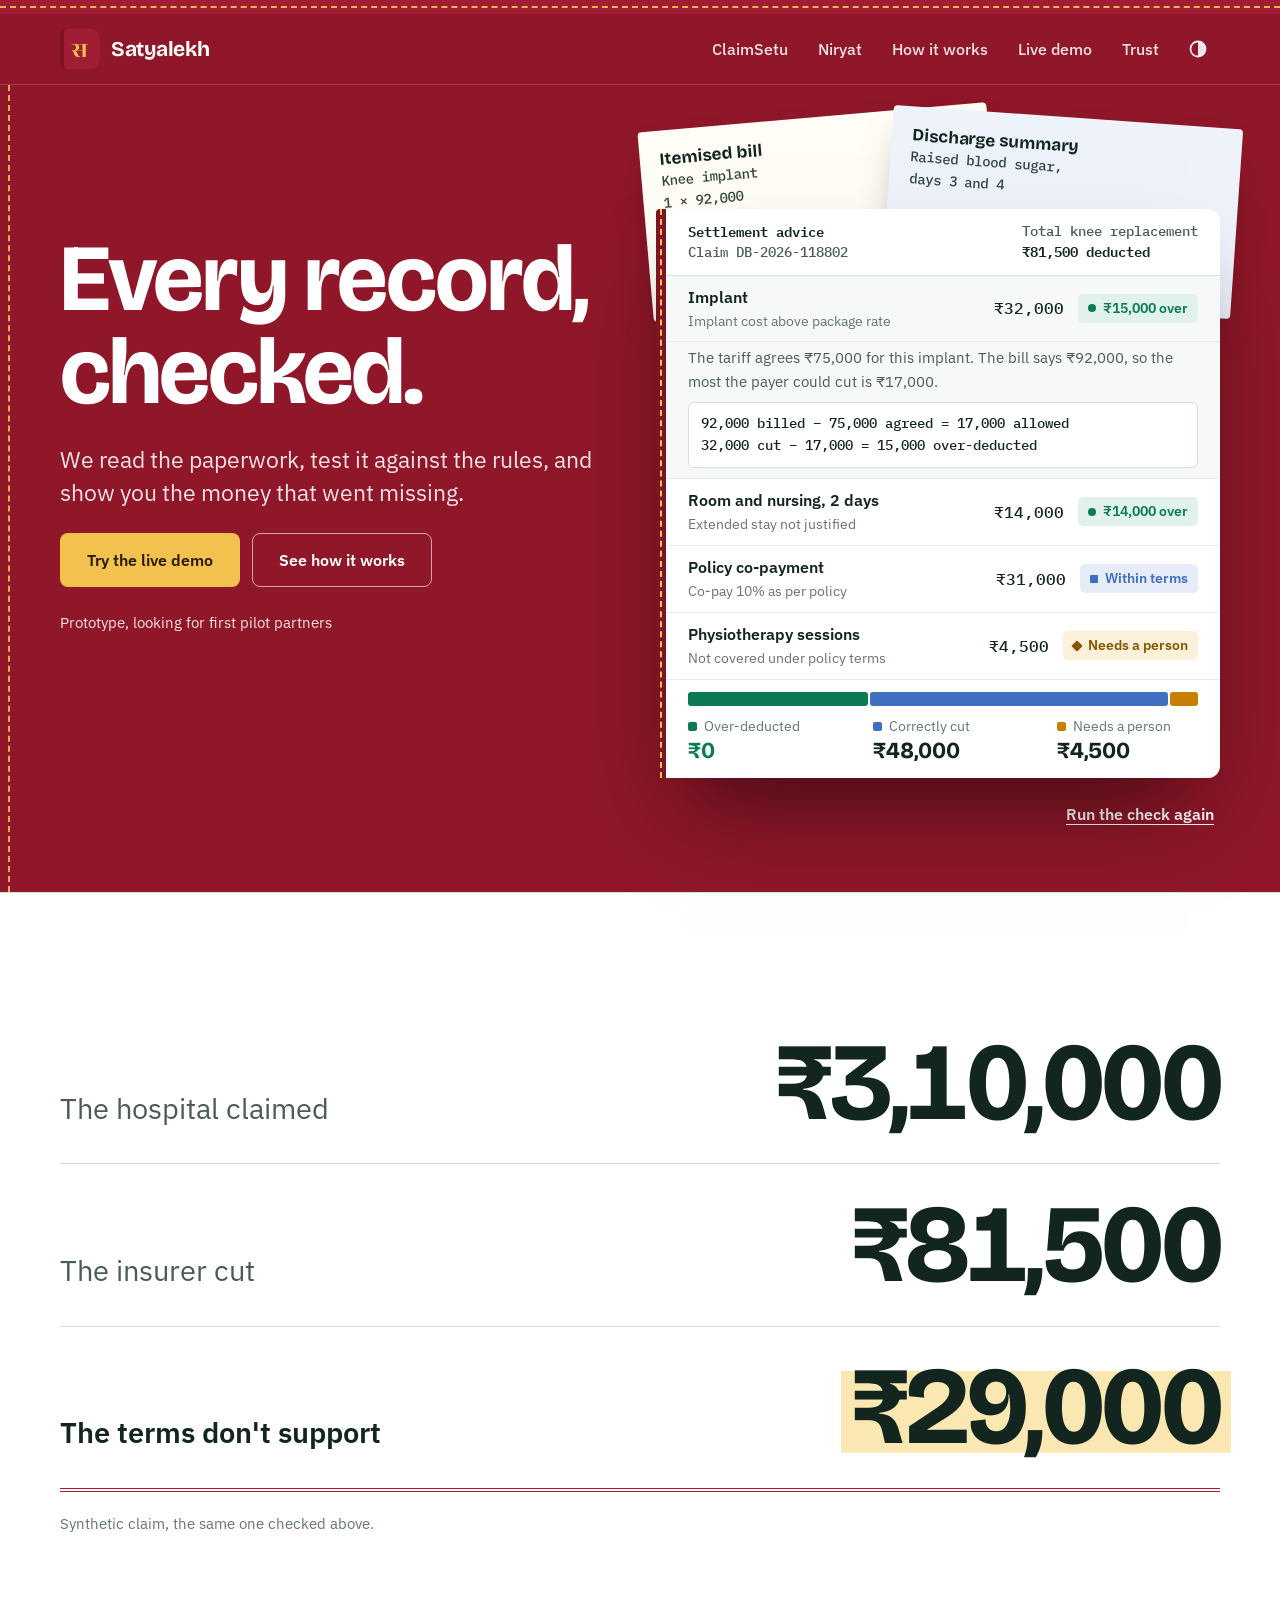
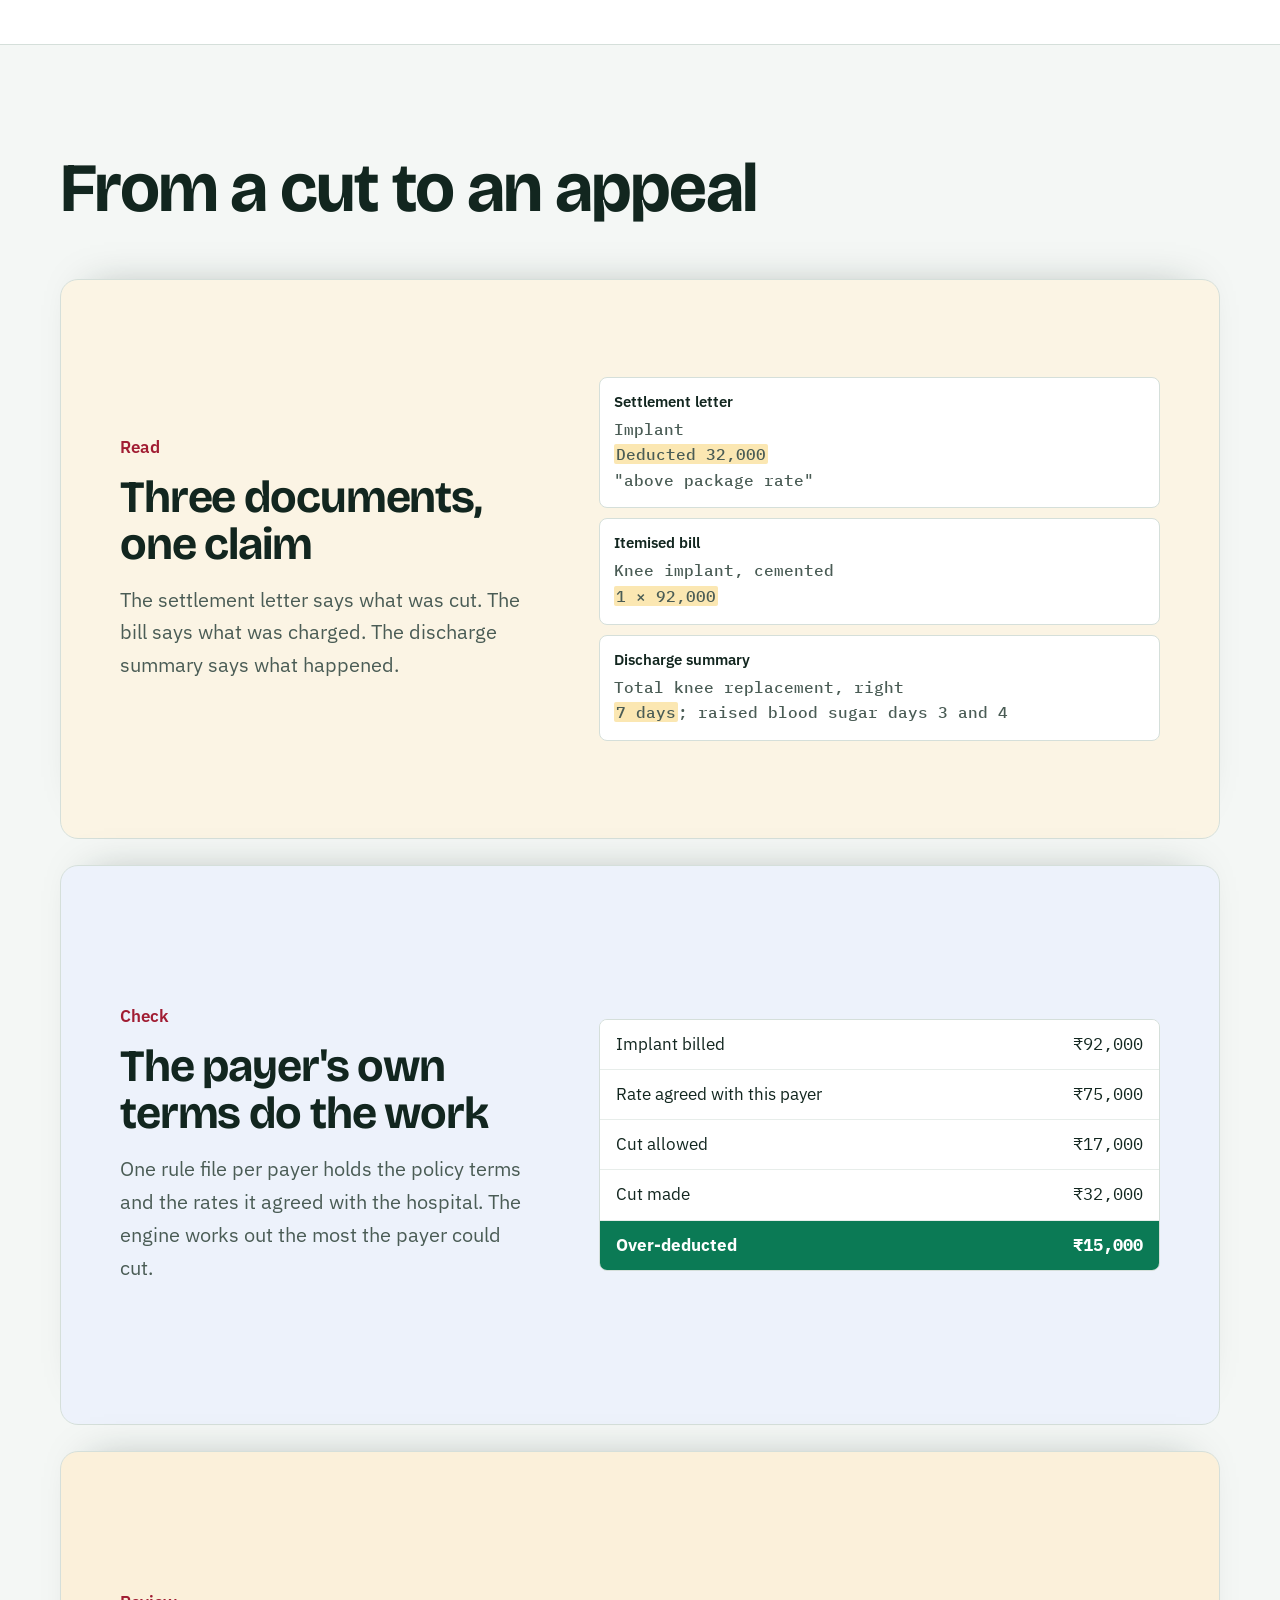
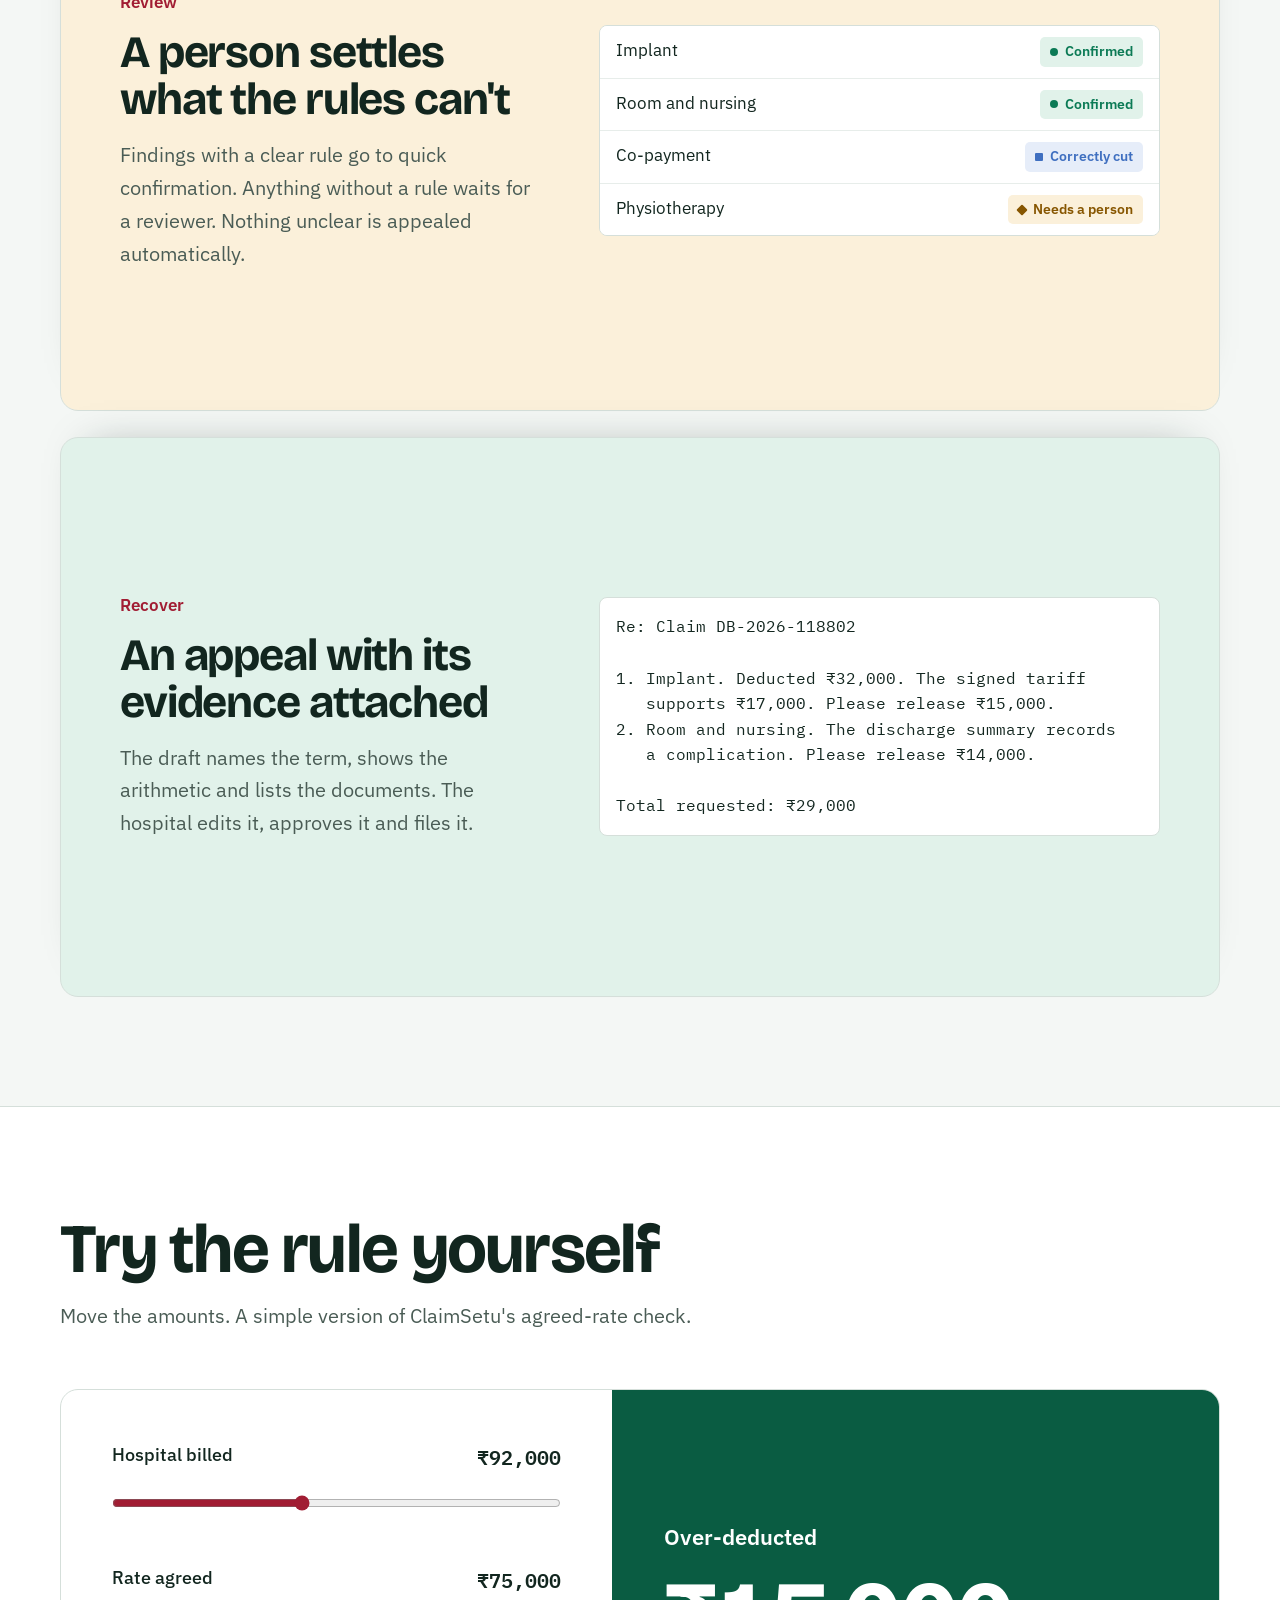
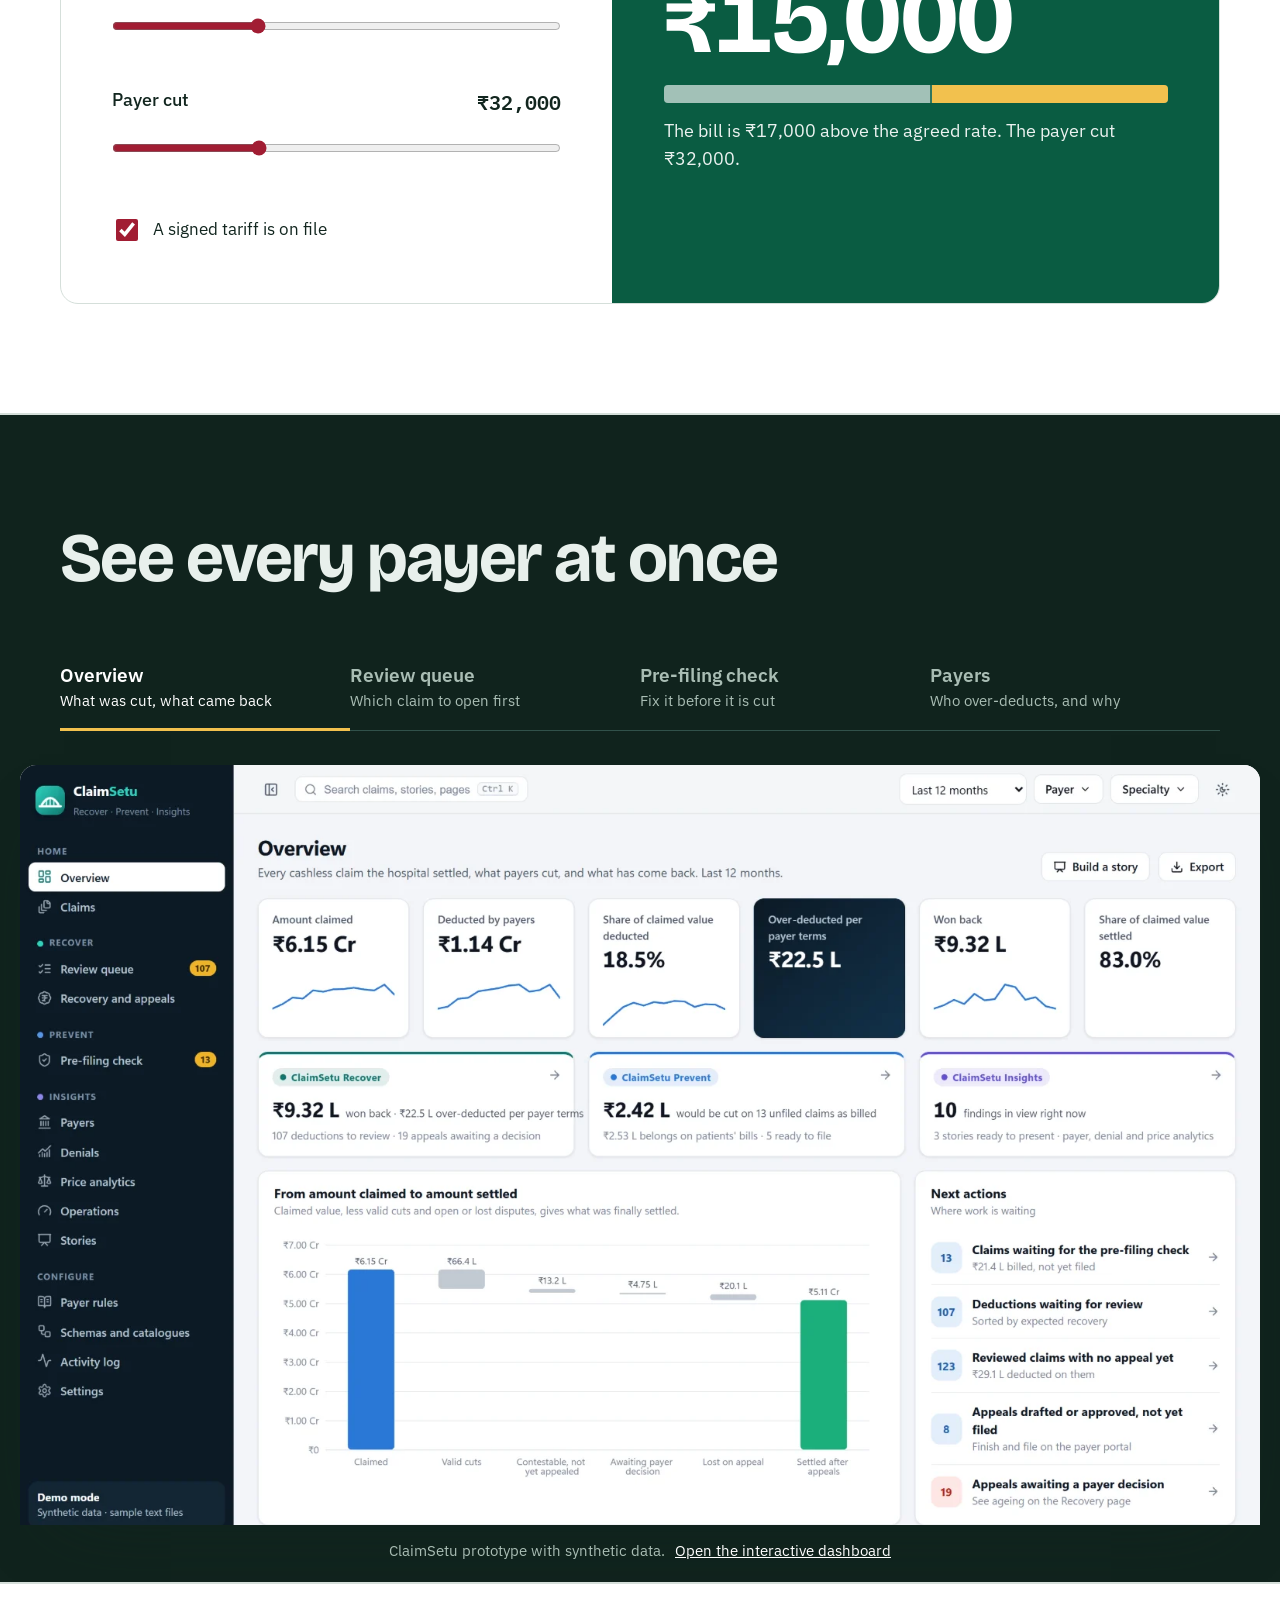
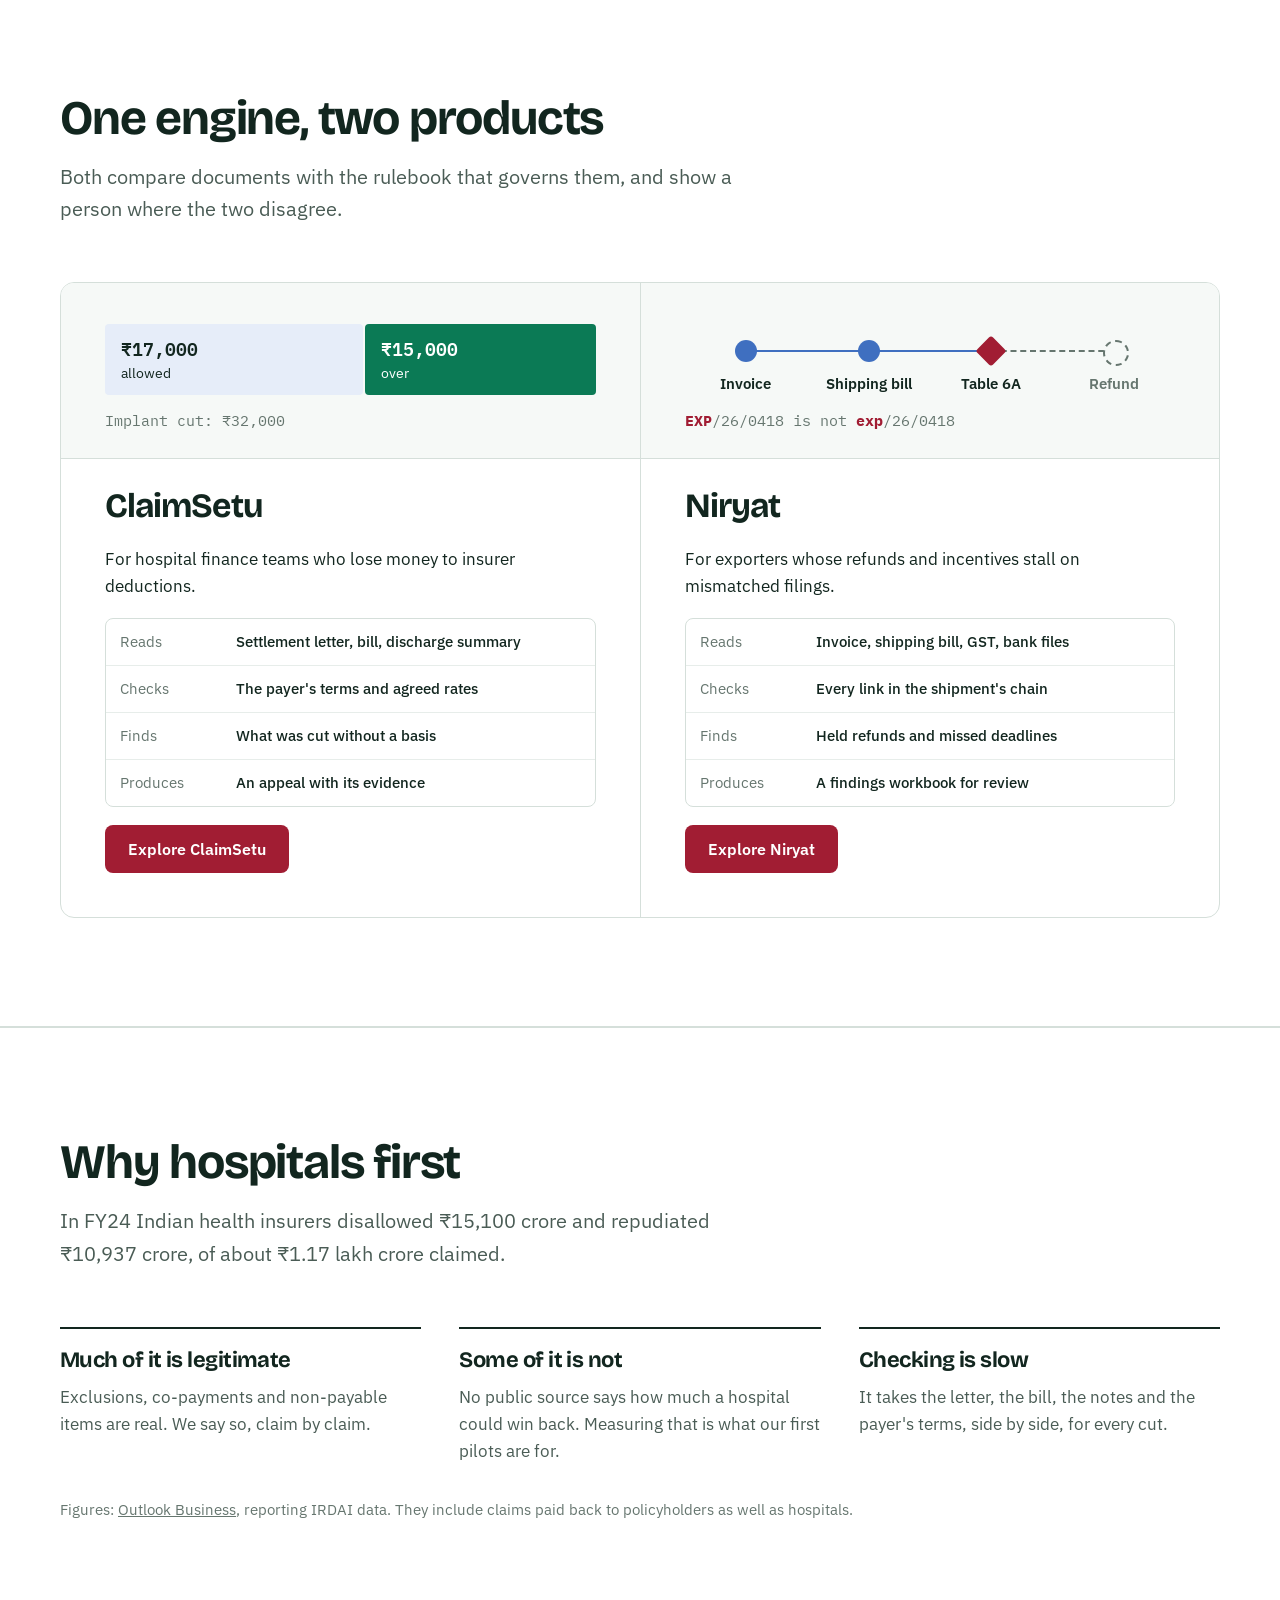
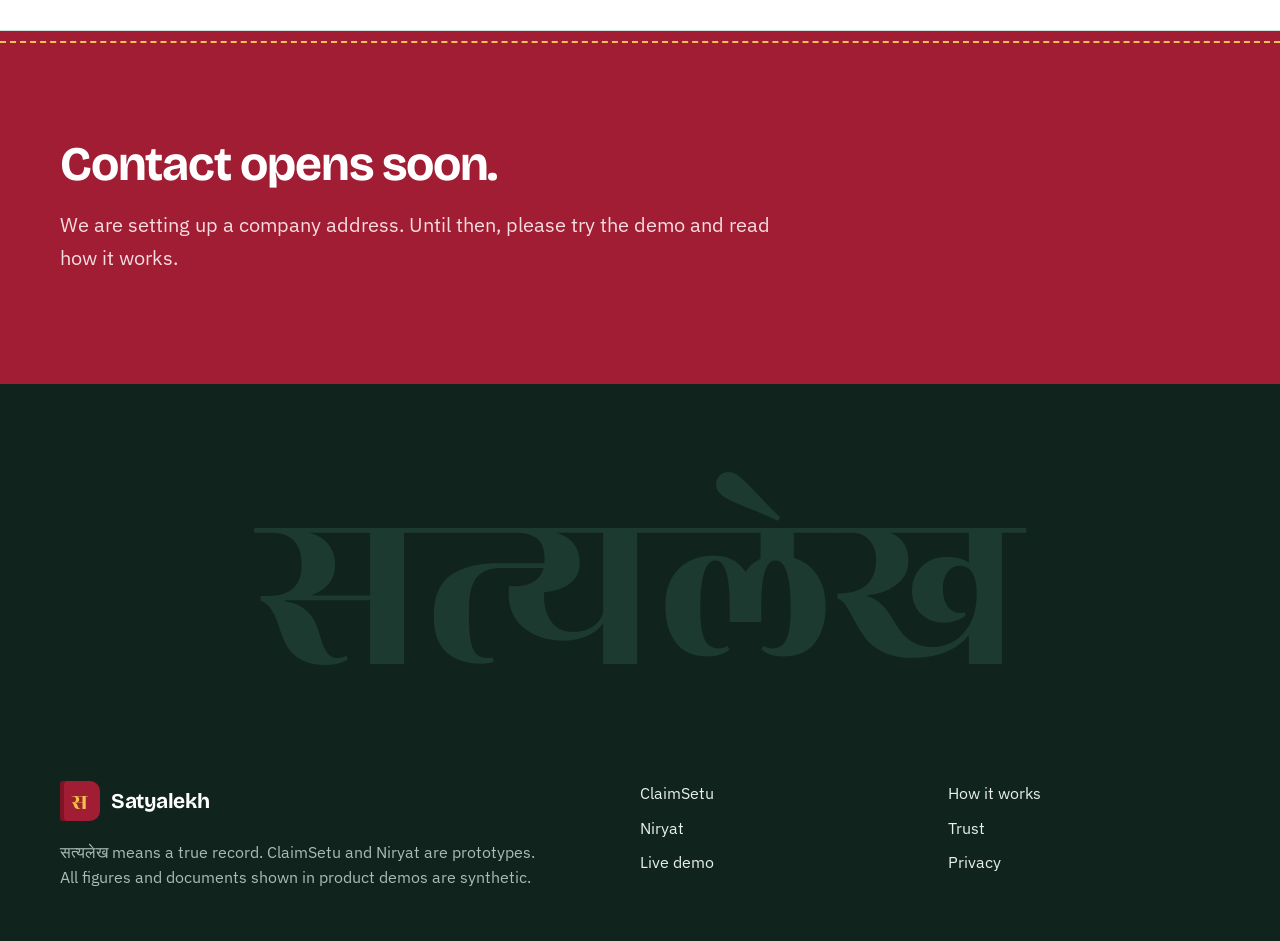
<file: index.html>
<!doctype html>
<html lang="en"><head><meta charset="utf-8"><meta name="viewport" content="width=device-width,initial-scale=1">
<title>Satyalekh</title><meta name="description" content="Every record, checked against the rules. ClaimSetu for hospital claims and Niryat for export filings."><meta name="robots" content="noindex"><link rel="canonical" href="https://rahul263-stack.github.io/satyalekh/"><meta property="og:url" content="https://rahul263-stack.github.io/satyalekh/"><meta property="og:image" content="https://rahul263-stack.github.io/satyalekh/assets/share.png"><meta property="og:image:width" content="1200"><meta property="og:image:height" content="630"><meta name="twitter:card" content="summary_large_image"><meta property="og:type" content="website"><meta property="og:site_name" content="Satyalekh"><meta property="og:title" content="Satyalekh"><meta property="og:description" content="Every record, checked against the rules. ClaimSetu for hospital claims and Niryat for export filings."><meta name="theme-color" content="#A11D33"><script src="assets/theme.js"></script>
<link rel="icon" href="data:image/svg+xml,<svg xmlns='http://www.w3.org/2000/svg' viewBox='0 0 64 64'><rect width='64' height='64' rx='10' fill='%23A11D33'/><path d='M10 10v44' stroke='%23F2C14E' stroke-width='4' stroke-dasharray='7 5'/><path d='M22 34l9 10 20-24' fill='none' stroke='white' stroke-width='7'/></svg>">
<link rel="preconnect" href="https://fonts.googleapis.com"><link rel="preconnect" href="https://fonts.gstatic.com" crossorigin>
<link href="https://fonts.googleapis.com/css2?family=Bricolage+Grotesque:opsz,wght@12..96,600;12..96,700&family=IBM+Plex+Mono:wght@400;500;600&family=IBM+Plex+Sans:wght@400;500;600;700&family=Rozha+One&display=swap" rel="stylesheet">
<link rel="stylesheet" href="assets/site.css"></head><body>
<a class="skip" href="#main">Skip to content</a><div class="binding" aria-hidden="true"></div>
<header class="top"><div class="wrap bar"><a class="logo" href="index.html"><i aria-hidden="true">स</i>Satyalekh</a><button class="menu" type="button" aria-expanded="false" aria-controls="nav">Menu</button><nav class="nav" id="nav" aria-label="Main"><a href="claimsetu.html">ClaimSetu</a><a href="niryat.html">Niryat</a><a href="how-it-works.html">How it works</a><a href="demo.html">Live demo</a><a href="trust.html">Trust</a><button class="theme" type="button" aria-label="Switch light or dark theme"><svg width="20" height="20" viewBox="0 0 20 20" aria-hidden="true"><circle cx="10" cy="10" r="7.5" fill="none" stroke="currentColor" stroke-width="1.8"/><path d="M10 2.5a7.5 7.5 0 0 1 0 15z" fill="currentColor"/></svg><span>Theme</span></button></nav></div></header>
<main id="main">
<section class="hero bold home"><div class="wrap"><div class="hero-copy"><h1>Every record, checked.</h1><p class="lead">We read the paperwork, test it against the rules, and show you the money that went missing.</p><div class="cta"><a class="btn p" href="demo.html">Try the live demo</a><a class="btn s" href="how-it-works.html">See how it works</a></div><p class="status">Prototype, looking for first pilot partners</p></div><div class="stagewrap"><div class="pile"><div class="paper pa" aria-hidden="true"><b>Itemised bill</b><span>Knee implant</span><span>1 × 92,000</span></div><div class="paper pb" aria-hidden="true"><b>Discharge summary</b><span>Raised blood sugar,</span><span>days 3 and 4</span></div><figure class="letter" aria-label="Settlement letter checked line by line"><div class="letter-h"><span><strong>Settlement advice</strong><br>Claim DB-2026-118802</span><span>Total knee replacement<br><strong>₹81,500 deducted</strong></span></div>
<button class="line" type="button" aria-expanded="true" aria-controls="pf0"><span class="row"><span class="what">Implant<span class="why">Implant cost above package rate</span></span><span class="amt">₹32,000</span><span class="tag g">₹15,000 over</span></span></button><div class="proof" id="pf0">The tariff agrees ₹75,000 for this implant. The bill says ₹92,000, so the most the payer could cut is ₹17,000.<code>92,000 billed − 75,000 agreed = 17,000 allowed<br>32,000 cut − 17,000 = 15,000 over-deducted</code></div><button class="line" type="button" aria-expanded="false" aria-controls="pf1"><span class="row"><span class="what">Room and nursing, 2 days<span class="why">Extended stay not justified</span></span><span class="amt">₹14,000</span><span class="tag g">₹14,000 over</span></span></button><div class="proof" id="pf1" hidden>The discharge summary records raised blood sugar on days 3 and 4. The terms accept a documented complication as grounds for a longer stay.<code>Evidence: discharge summary, "needing insulin adjustment"</code></div><button class="line" type="button" aria-expanded="false" aria-controls="pf2"><span class="row"><span class="what">Policy co-payment<span class="why">Co-pay 10% as per policy</span></span><span class="amt">₹31,000</span><span class="tag a">Within terms</span></span></button><div class="proof" id="pf2" hidden>The policy carries a 10% co-payment. This cut is correct, so it is not appealed.<code>310,000 claimed × 10% = 31,000</code></div><button class="line" type="button" aria-expanded="false" aria-controls="pf3"><span class="row"><span class="what">Physiotherapy sessions<span class="why">Not covered under policy terms</span></span><span class="amt">₹4,500</span><span class="tag w">Needs a person</span></span></button><div class="proof" id="pf3" hidden>The terms on file say nothing about physiotherapy. A reviewer decides. The software does not guess.<code>No matching rule found</code></div>
<div class="split" role="img" aria-label="Of ₹81,500 deducted: ₹29,000 over-deducted, ₹48,000 correctly cut, ₹4,500 needs a person"><i style="flex:29000" class="sg"></i><i style="flex:48000" class="sa"></i><i style="flex:4500" class="sw"></i></div><dl class="sum"><div class="win"><dt>Over-deducted</dt><dd>₹29,000</dd></div><div><dt>Correctly cut</dt><dd>₹48,000</dd></div><div><dt>Needs a person</dt><dd>₹4,500</dd></div></dl></figure></div><button class="replay" type="button">Run the check again</button></div></div></section>
<section class="sheet"><div class="wrap"><h2 class="vh">What one claim loses</h2><dl class="ledger"><div><dt>The hospital claimed</dt><dd>₹3,10,000</dd></div><div><dt>The insurer cut</dt><dd>₹81,500</dd></div><div class="hit-row"><dt>The terms don't support</dt><dd><span class="marker">₹29,000</span></dd></div></dl><p class="small" style="margin-top:20px">Synthetic claim, the same one checked above.</p></div></section>
<section class="stack-sec"><div class="wrap"><div class="sec-head"><h2>From a cut to an appeal</h2></div><ol class="stack"><li style="--i:0"><div class="st-copy"><p class="st-k">Read</p><h3>Three documents, one claim</h3><p class="lead">The settlement letter says what was cut. The bill says what was charged. The discharge summary says what happened.</p></div><div class="st-vis"><div class="docs"><div class="doc"><b>Settlement letter</b>Implant<br><mark>Deducted 32,000</mark><br>"above package rate"</div><div class="doc"><b>Itemised bill</b>Knee implant, cemented<br><mark>1 × 92,000</mark></div><div class="doc"><b>Discharge summary</b>Total knee replacement, right<br><mark>7 days</mark>; raised blood sugar days 3 and 4</div></div></div></li><li style="--i:1"><div class="st-copy"><p class="st-k">Check</p><h3>The payer's own terms do the work</h3><p class="lead">One rule file per payer holds the policy terms and the rates it agreed with the hospital. The engine works out the most the payer could cut.</p></div><div class="st-vis"><div class="calc"><div><span>Implant billed</span><span>₹92,000</span></div><div><span>Rate agreed with this payer</span><span>₹75,000</span></div><div><span>Cut allowed</span><span>₹17,000</span></div><div><span>Cut made</span><span>₹32,000</span></div><div class="tot"><span>Over-deducted</span><span>₹15,000</span></div></div></div></li><li style="--i:2"><div class="st-copy"><p class="st-k">Review</p><h3>A person settles what the rules can't</h3><p class="lead">Findings with a clear rule go to quick confirmation. Anything without a rule waits for a reviewer. Nothing unclear is appealed automatically.</p></div><div class="st-vis"><div class="calc"><div><span>Implant</span><span class="tag g">Confirmed</span></div><div><span>Room and nursing</span><span class="tag g">Confirmed</span></div><div><span>Co-payment</span><span class="tag a">Correctly cut</span></div><div><span>Physiotherapy</span><span class="tag w">Needs a person</span></div></div></div></li><li style="--i:3"><div class="st-copy"><p class="st-k">Recover</p><h3>An appeal with its evidence attached</h3><p class="lead">The draft names the term, shows the arithmetic and lists the documents. The hospital edits it, approves it and files it.</p></div><div class="st-vis"><div class="appeal">Re: Claim DB-2026-118802

1. Implant. Deducted ₹32,000. The signed tariff
   supports ₹17,000. Please release ₹15,000.
2. Room and nursing. The discharge summary records
   a complication. Please release ₹14,000.

Total requested: ₹29,000</div></div></li></ol></div></section>
<section class="playsec"><div class="wrap"><div class="sec-head"><h2>Try the rule yourself</h2><p class="lead">Move the amounts. A simple version of ClaimSetu's agreed-rate check.</p></div><form class="play" id="play"><div class="knobs"><label for="k-b"><span>Hospital billed <output id="o-b">₹92,000</output></span><input type="range" id="k-b" min="50000" max="150000" step="1000" value="92000"></label><label for="k-a"><span>Rate agreed <output id="o-a">₹75,000</output></span><input type="range" id="k-a" min="40000" max="150000" step="1000" value="75000"></label><label for="k-c"><span>Payer cut <output id="o-c">₹32,000</output></span><input type="range" id="k-c" min="0" max="100000" step="1000" value="32000"></label><label class="onfile" for="k-f"><input type="checkbox" id="k-f" checked> A signed tariff is on file</label></div><div class="verdict" data-v="g"><p class="vlabel" id="v-l">Over-deducted</p><p class="vnum" id="v-n">₹15,000</p><div class="vbar" aria-hidden="true"><i id="v-a"></i><i id="v-o"></i></div><p class="vwhy" id="v-w">The bill is ₹17,000 above the agreed rate. The payer cut ₹32,000.</p><p class="vh" role="status" id="v-s"></p></div></form></div></section><section class="night show"><div class="wrap"><div class="sec-head"><h2>See every payer at once</h2></div><div class="shots" role="tablist" aria-label="ClaimSetu screens"><button role="tab" id="ht0" aria-controls="hs0" aria-selected="true" tabindex="0">Overview<small>What was cut, what came back</small></button><button role="tab" id="ht1" aria-controls="hs1" aria-selected="false" tabindex="-1">Review queue<small>Which claim to open first</small></button><button role="tab" id="ht2" aria-controls="hs2" aria-selected="false" tabindex="-1">Pre-filing check<small>Fix it before it is cut</small></button><button role="tab" id="ht3" aria-controls="hs3" aria-selected="false" tabindex="-1">Payers<small>Who over-deducts, and why</small></button></div></div><figure class="bleed"><div class="shot" role="tabpanel" id="hs0" aria-labelledby="ht0"><img src="assets/claimsetu-overview.webp" width="1600" height="1000" alt="ClaimSetu overview screen"></div><div class="shot" role="tabpanel" id="hs1" aria-labelledby="ht1" hidden><img src="assets/claimsetu-queue.webp" width="1600" height="1000" alt="ClaimSetu review queue screen"></div><div class="shot" role="tabpanel" id="hs2" aria-labelledby="ht2" hidden><img src="assets/claimsetu-prefiling.webp" width="1600" height="1000" alt="ClaimSetu pre-filing check screen"></div><div class="shot" role="tabpanel" id="hs3" aria-labelledby="ht3" hidden><img src="assets/claimsetu-payers.webp" width="1600" height="1000" alt="ClaimSetu payers screen"></div><figcaption>ClaimSetu prototype with synthetic data. <a href="demo.html">Open the interactive dashboard</a></figcaption></figure></section>
<section class="sheet"><div class="wrap"><div class="sec-head"><h2>One engine, two products</h2><p class="lead">Both compare documents with the rulebook that governs them, and show a person where the two disagree.</p></div><div class="pair"><article class="prod"><div class="pv" aria-hidden="true"><div class="cutbar"><span style="flex:17">₹17,000<br><small>allowed</small></span><span class="over" style="flex:15">₹15,000<br><small>over</small></span></div><p class="mono small">Implant cut: ₹32,000</p></div><h3>ClaimSetu</h3><p>For hospital finance teams who lose money to insurer deductions.</p><dl class="eq"><div><dt>Reads</dt><dd>Settlement letter, bill, discharge summary</dd></div><div><dt>Checks</dt><dd>The payer's terms and agreed rates</dd></div><div><dt>Finds</dt><dd>What was cut without a basis</dd></div><div><dt>Produces</dt><dd>An appeal with its evidence</dd></div></dl><div class="cta"><a class="btn p" href="claimsetu.html">Explore ClaimSetu</a></div></article><article class="prod"><div class="pv" aria-hidden="true"><div class="links"><span>Invoice</span><span>Shipping bill</span><span class="bad">Table 6A</span><span class="off">Refund</span></div><p class="mono small"><b>EXP</b>/26/0418 is not <b>exp</b>/26/0418</p></div><h3>Niryat</h3><p>For exporters whose refunds and incentives stall on mismatched filings.</p><dl class="eq"><div><dt>Reads</dt><dd>Invoice, shipping bill, GST, bank files</dd></div><div><dt>Checks</dt><dd>Every link in the shipment's chain</dd></div><div><dt>Finds</dt><dd>Held refunds and missed deadlines</dd></div><div><dt>Produces</dt><dd>A findings workbook for review</dd></div></dl><div class="cta"><a class="btn p" href="niryat.html">Explore Niryat</a></div></article></div></div></section>
<section class="sheet"><div class="wrap"><div class="sec-head"><h2>Why hospitals first</h2><p class="lead">In FY24 Indian health insurers disallowed ₹15,100 crore and repudiated ₹10,937 crore, of about ₹1.17 lakh crore claimed.</p></div><div class="cols"><div><h3>Much of it is legitimate</h3><p>Exclusions, co-payments and non-payable items are real. We say so, claim by claim.</p></div><div><h3>Some of it is not</h3><p>No public source says how much a hospital could win back. Measuring that is what our first pilots are for.</p></div><div><h3>Checking is slow</h3><p>It takes the letter, the bill, the notes and the payer's terms, side by side, for every cut.</p></div></div><p class="small" style="margin-top:32px">Figures: <a href="https://www.outlookbusiness.com/economy-and-policy/health-insurers-disallowed-claims-worth-rs-15100-crore-during-fy24">Outlook Business</a>, reporting IRDAI data. They include claims paid back to policyholders as well as hospitals.</p></div></section><section class="end" id="contact"><div class="wrap" style="grid-template-columns:minmax(0,1fr)"><div><h2>Contact opens soon.</h2><p class="lead">We are setting up a company address. Until then, please try the demo and read how it works.</p></div></div></section></main>
<footer><div class="word" aria-hidden="true">सत्यलेख</div><div class="wrap"><div><a class="logo" href="index.html"><i aria-hidden="true">स</i>Satyalekh</a><p>सत्यलेख means a true record. ClaimSetu and Niryat are prototypes. All figures and documents shown in product demos are synthetic.</p></div><nav aria-label="Products"><a href="claimsetu.html">ClaimSetu</a><a href="niryat.html">Niryat</a><a href="demo.html">Live demo</a></nav><nav aria-label="Company"><a href="how-it-works.html">How it works</a><a href="trust.html">Trust</a><a href="privacy.html">Privacy</a></nav></div></footer>
<script src="assets/site.js"></script></body></html>
</file>
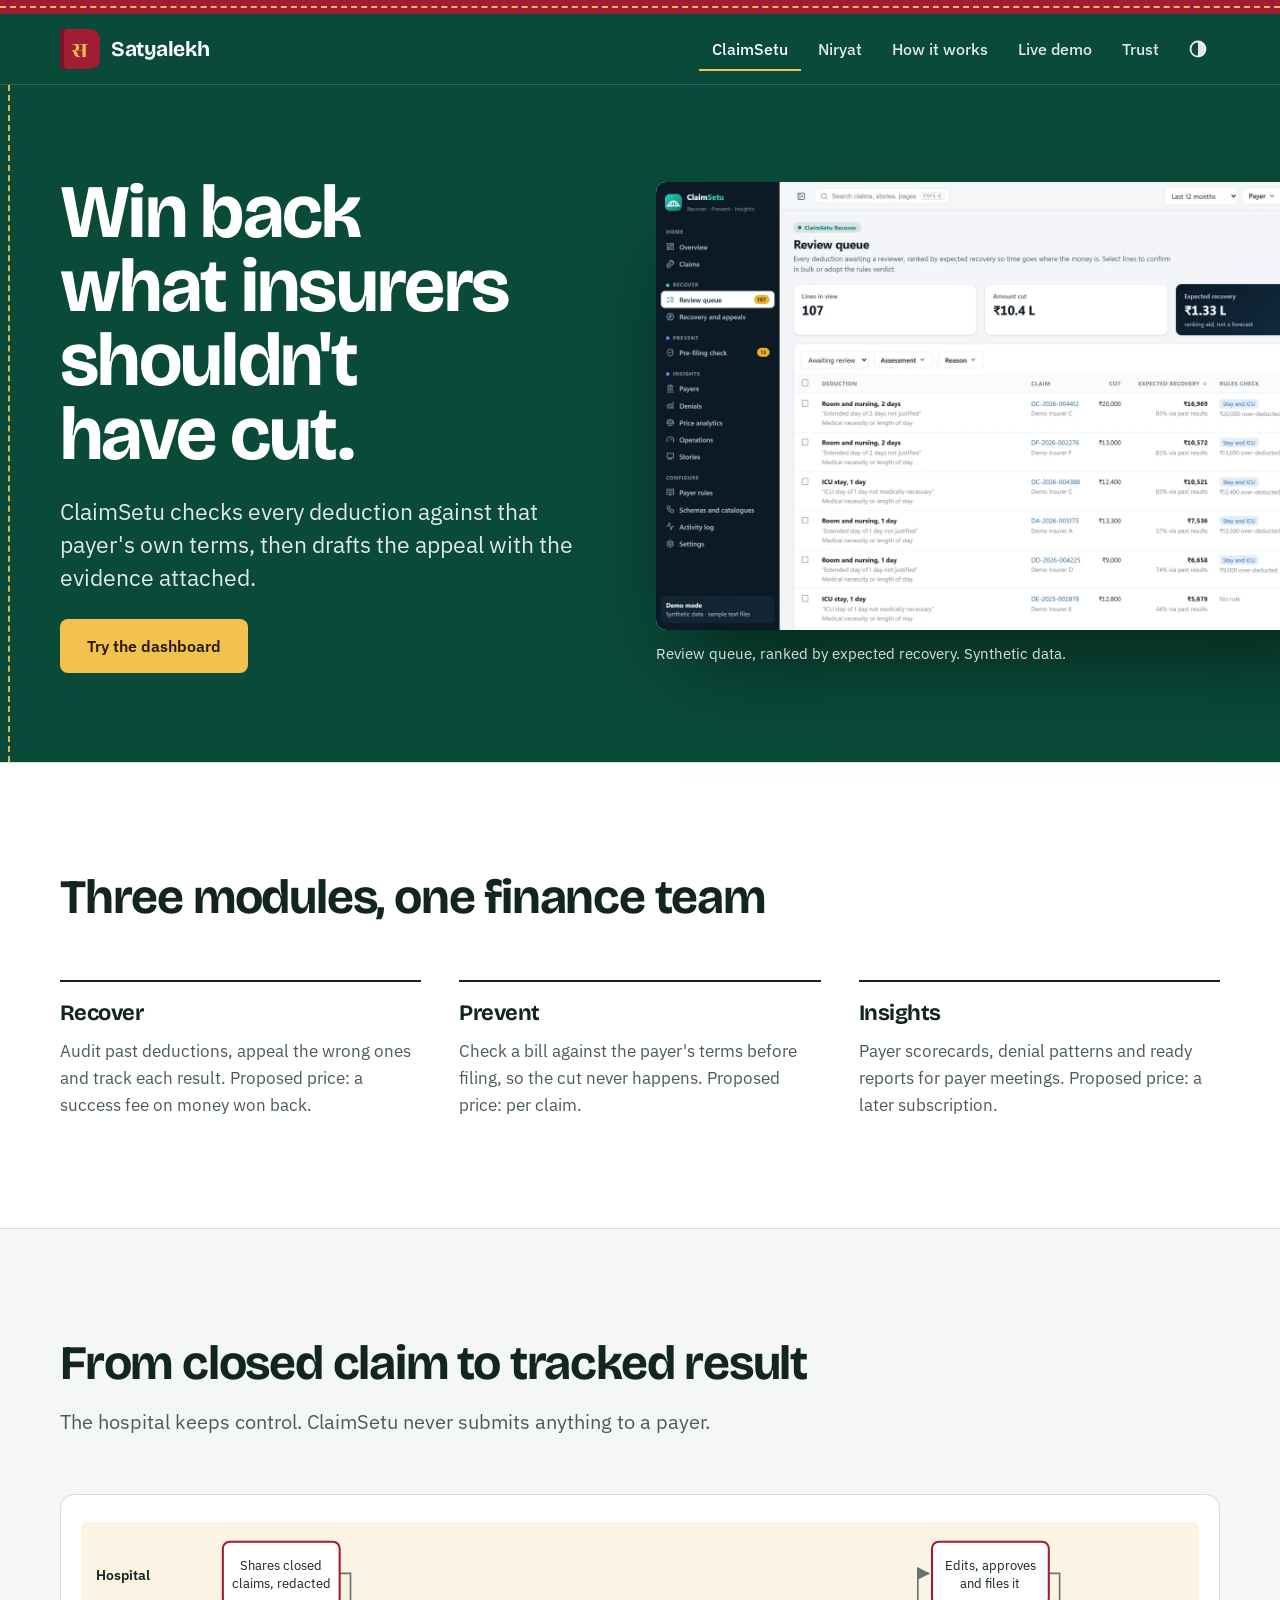
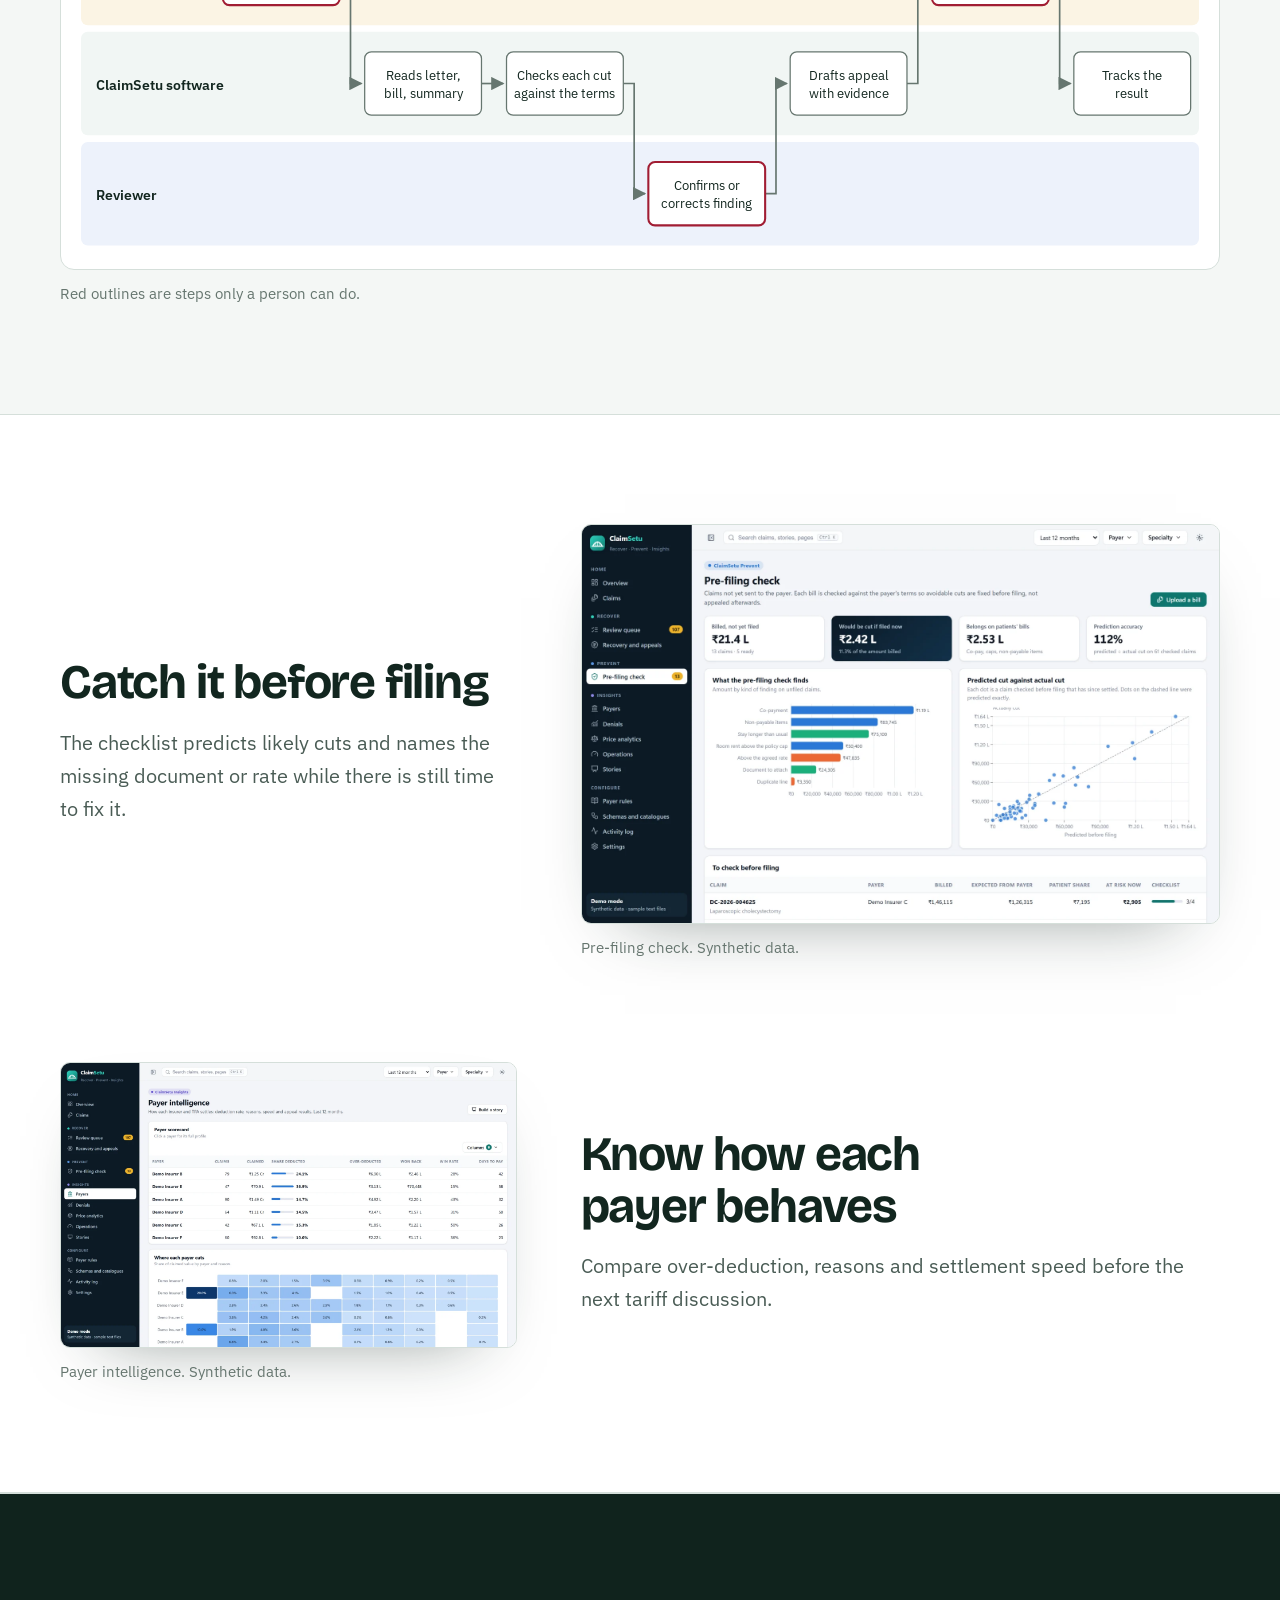
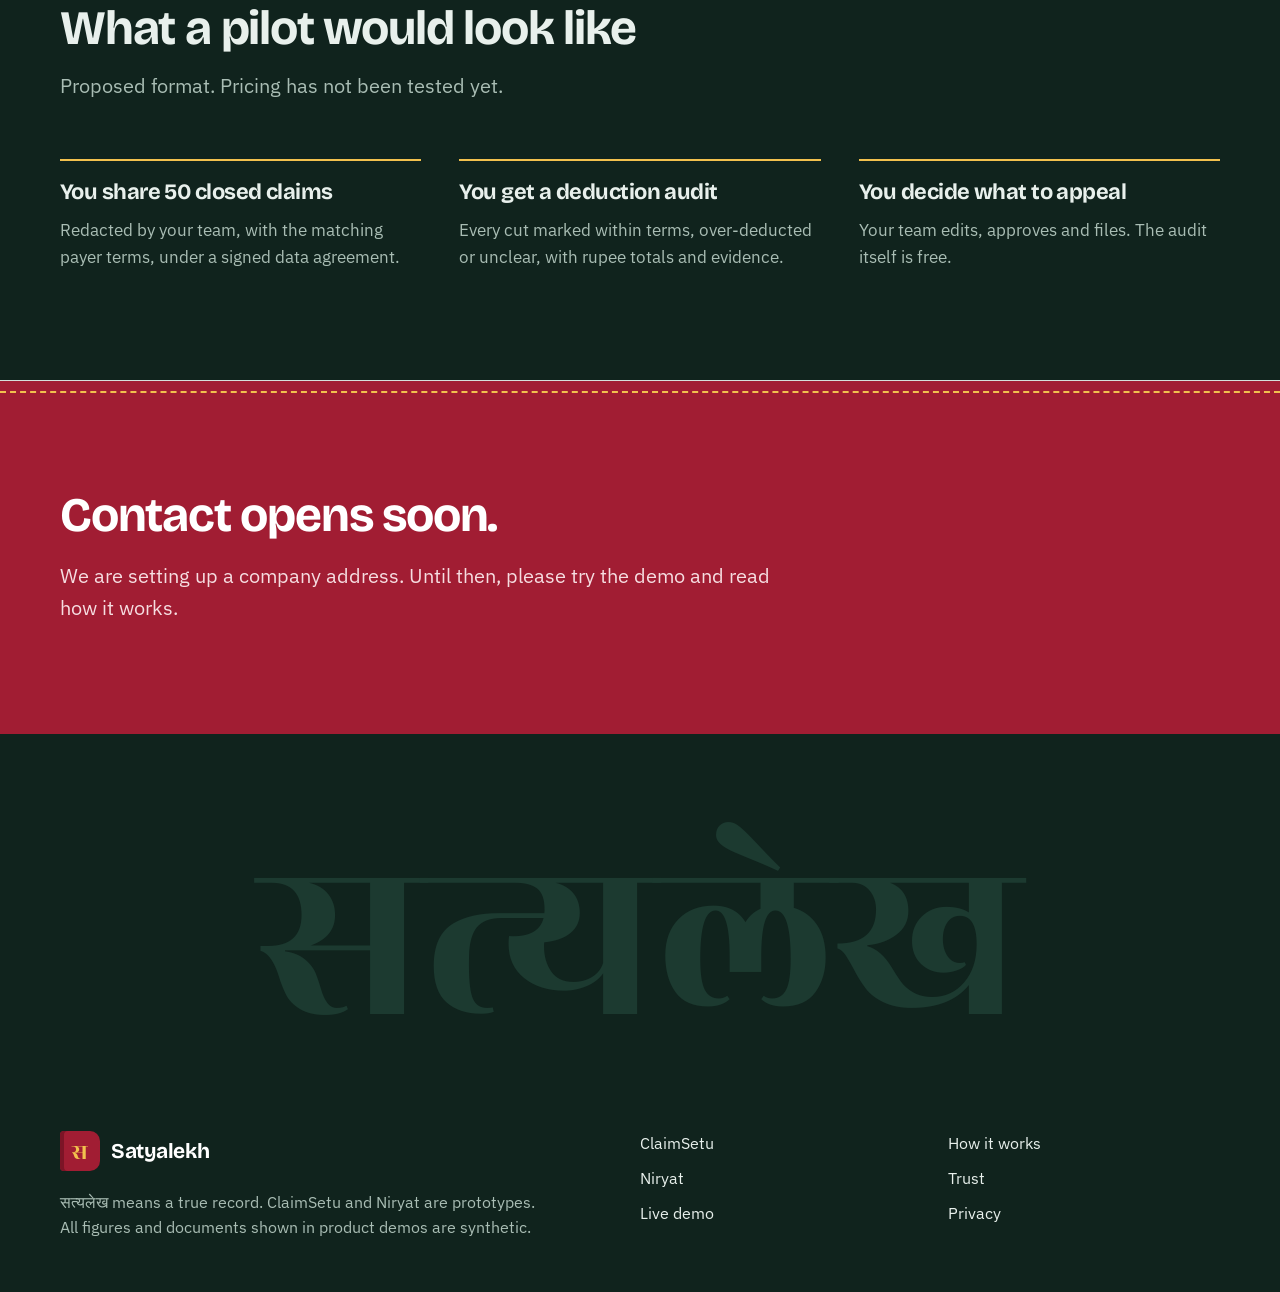
<file: claimsetu.html>
<!doctype html>
<html lang="en"><head><meta charset="utf-8"><meta name="viewport" content="width=device-width,initial-scale=1">
<title>ClaimSetu</title><meta name="description" content="ClaimSetu checks hospital claim deductions against the payer terms and drafts the appeal."><meta name="robots" content="noindex"><link rel="canonical" href="https://rahul263-stack.github.io/satyalekh/claimsetu.html"><meta property="og:url" content="https://rahul263-stack.github.io/satyalekh/claimsetu.html"><meta property="og:image" content="https://rahul263-stack.github.io/satyalekh/assets/share.png"><meta property="og:image:width" content="1200"><meta property="og:image:height" content="630"><meta name="twitter:card" content="summary_large_image"><meta property="og:type" content="website"><meta property="og:site_name" content="Satyalekh"><meta property="og:title" content="ClaimSetu"><meta property="og:description" content="ClaimSetu checks hospital claim deductions against the payer terms and drafts the appeal."><meta name="theme-color" content="#A11D33"><script src="assets/theme.js"></script>
<link rel="icon" href="data:image/svg+xml,<svg xmlns='http://www.w3.org/2000/svg' viewBox='0 0 64 64'><rect width='64' height='64' rx='10' fill='%23A11D33'/><path d='M10 10v44' stroke='%23F2C14E' stroke-width='4' stroke-dasharray='7 5'/><path d='M22 34l9 10 20-24' fill='none' stroke='white' stroke-width='7'/></svg>">
<link rel="preconnect" href="https://fonts.googleapis.com"><link rel="preconnect" href="https://fonts.gstatic.com" crossorigin>
<link href="https://fonts.googleapis.com/css2?family=Bricolage+Grotesque:opsz,wght@12..96,600;12..96,700&family=IBM+Plex+Mono:wght@400;500;600&family=IBM+Plex+Sans:wght@400;500;600;700&family=Rozha+One&display=swap" rel="stylesheet">
<link rel="stylesheet" href="assets/site.css"></head><body>
<a class="skip" href="#main">Skip to content</a><div class="binding" aria-hidden="true"></div>
<header class="top"><div class="wrap bar"><a class="logo" href="index.html"><i aria-hidden="true">स</i>Satyalekh</a><button class="menu" type="button" aria-expanded="false" aria-controls="nav">Menu</button><nav class="nav" id="nav" aria-label="Main"><a href="claimsetu.html" aria-current="page">ClaimSetu</a><a href="niryat.html">Niryat</a><a href="how-it-works.html">How it works</a><a href="demo.html">Live demo</a><a href="trust.html">Trust</a><button class="theme" type="button" aria-label="Switch light or dark theme"><svg width="20" height="20" viewBox="0 0 20 20" aria-hidden="true"><circle cx="10" cy="10" r="7.5" fill="none" stroke="currentColor" stroke-width="1.8"/><path d="M10 2.5a7.5 7.5 0 0 1 0 15z" fill="currentColor"/></svg><span>Theme</span></button></nav></div></header>
<main id="main">
<section class="hero bold green"><div class="wrap"><div class="hero-copy"><h1>Win back what insurers shouldn't have cut.</h1><p class="lead">ClaimSetu checks every deduction against that payer's own terms, then drafts the appeal with the evidence attached.</p><div class="cta"><a class="btn p" href="demo.html">Try the dashboard</a></div></div><figure><div class="shot"><img src="assets/claimsetu-queue.webp" width="1600" height="1000" alt="Review queue ranking claims by expected recovery"></div><figcaption>Review queue, ranked by expected recovery. Synthetic data.</figcaption></figure></div></section>
<section class="sheet"><div class="wrap"><div class="sec-head"><h2>Three modules, one finance team</h2></div><div class="cols"><div><h3>Recover</h3><p>Audit past deductions, appeal the wrong ones and track each result. Proposed price: a success fee on money won back.</p></div><div><h3>Prevent</h3><p>Check a bill against the payer's terms before filing, so the cut never happens. Proposed price: per claim.</p></div><div><h3>Insights</h3><p>Payer scorecards, denial patterns and ready reports for payer meetings. Proposed price: a later subscription.</p></div></div></div></section>
<section><div class="wrap"><div class="sec-head"><h2>From closed claim to tracked result</h2><p class="lead">The hospital keeps control. ClaimSetu never submits anything to a payer.</p></div><ol class="plist"><li class="hu"><span class="small">Hospital</span><b>Shares closed claims, redacted</b></li><li class=""><span class="small">ClaimSetu software</span><b>Reads letter, bill, summary</b></li><li class=""><span class="small">ClaimSetu software</span><b>Checks each cut against the terms</b></li><li class="hu"><span class="small">Reviewer</span><b>Confirms or corrects finding</b></li><li class=""><span class="small">ClaimSetu software</span><b>Drafts appeal with evidence</b></li><li class="hu"><span class="small">Hospital</span><b>Edits, approves and files it</b></li><li class=""><span class="small">ClaimSetu software</span><b>Tracks the result</b></li></ol><div class="diagram"><svg viewBox="0 22 1340 400" role="img" aria-label="Hospital shares claims, ClaimSetu reads and checks them, a reviewer confirms, ClaimSetu drafts the appeal, the hospital approves and files, ClaimSetu tracks the result"><defs><marker id="ar" viewBox="0 0 10 10" refX="9" refY="5" markerWidth="8" markerHeight="8" orient="auto"><path d="M0 0L10 5L0 10z" fill="var(--ink-3)"/></marker></defs><rect x="0" y="30" width="1340" height="124" rx="8" fill="var(--lane-a)"/><text x="18" y="100" font-weight="600" font-size="17">Hospital</text><rect x="0" y="162" width="1340" height="124" rx="8" fill="var(--lane-b)"/><text x="18" y="232" font-weight="600" font-size="17">ClaimSetu software</text><rect x="0" y="294" width="1340" height="124" rx="8" fill="var(--lane-c)"/><text x="18" y="364" font-weight="600" font-size="17">Reviewer</text><path d="M310 92H323V224H336" fill="none" stroke="var(--ink-3)" stroke-width="2" marker-end="url(#ar)"/><path d="M480 224H493V224H506" fill="none" stroke="var(--ink-3)" stroke-width="2" marker-end="url(#ar)"/><path d="M650 224H663V356H676" fill="none" stroke="var(--ink-3)" stroke-width="2" marker-end="url(#ar)"/><path d="M820 356H833V224H846" fill="none" stroke="var(--ink-3)" stroke-width="2" marker-end="url(#ar)"/><path d="M990 224H1003V92H1016" fill="none" stroke="var(--ink-3)" stroke-width="2" marker-end="url(#ar)"/><path d="M1160 92H1173V224H1186" fill="none" stroke="var(--ink-3)" stroke-width="2" marker-end="url(#ar)"/><rect x="170" y="54" width="140" height="76" rx="8" fill="var(--sheet)" stroke="var(--mark)" stroke-width="2.5"/><text x="240" y="88" text-anchor="middle" font-size="15.5">Shares closed</text><text x="240" y="109" text-anchor="middle" font-size="15.5">claims, redacted</text><rect x="340" y="186" width="140" height="76" rx="8" fill="var(--sheet)" stroke="var(--ink-3)" stroke-width="1.5"/><text x="410" y="220" text-anchor="middle" font-size="15.5">Reads letter,</text><text x="410" y="241" text-anchor="middle" font-size="15.5">bill, summary</text><rect x="510" y="186" width="140" height="76" rx="8" fill="var(--sheet)" stroke="var(--ink-3)" stroke-width="1.5"/><text x="580" y="220" text-anchor="middle" font-size="15.5">Checks each cut</text><text x="580" y="241" text-anchor="middle" font-size="15.5">against the terms</text><rect x="680" y="318" width="140" height="76" rx="8" fill="var(--sheet)" stroke="var(--mark)" stroke-width="2.5"/><text x="750" y="352" text-anchor="middle" font-size="15.5">Confirms or</text><text x="750" y="373" text-anchor="middle" font-size="15.5">corrects finding</text><rect x="850" y="186" width="140" height="76" rx="8" fill="var(--sheet)" stroke="var(--ink-3)" stroke-width="1.5"/><text x="920" y="220" text-anchor="middle" font-size="15.5">Drafts appeal</text><text x="920" y="241" text-anchor="middle" font-size="15.5">with evidence</text><rect x="1020" y="54" width="140" height="76" rx="8" fill="var(--sheet)" stroke="var(--mark)" stroke-width="2.5"/><text x="1090" y="88" text-anchor="middle" font-size="15.5">Edits, approves</text><text x="1090" y="109" text-anchor="middle" font-size="15.5">and files it</text><rect x="1190" y="186" width="140" height="76" rx="8" fill="var(--sheet)" stroke="var(--ink-3)" stroke-width="1.5"/><text x="1260" y="220" text-anchor="middle" font-size="15.5">Tracks the</text><text x="1260" y="241" text-anchor="middle" font-size="15.5">result</text></svg></div><p class="small" style="margin-top:12px">Red outlines are steps only a person can do.</p></div></section>
<section class="sheet"><div class="wrap"><div class="feat"><div><h2>Catch it before filing</h2><p class="lead">The checklist predicts likely cuts and names the missing document or rate while there is still time to fix it.</p></div><figure><div class="shot"><img loading="lazy" src="assets/claimsetu-prefiling.webp" width="1600" height="1000" alt="Pre-filing check for an unfiled bill"></div><figcaption>Pre-filing check. Synthetic data.</figcaption></figure></div><div class="feat r"><div><h2>Know how each payer behaves</h2><p class="lead">Compare over-deduction, reasons and settlement speed before the next tariff discussion.</p></div><figure><div class="shot"><img loading="lazy" src="assets/claimsetu-payers.webp" width="1600" height="1000" alt="Payer scorecard and heatmap"></div><figcaption>Payer intelligence. Synthetic data.</figcaption></figure></div></div></section>
<section class="night"><div class="wrap"><div class="sec-head"><h2>What a pilot would look like</h2><p class="lead">Proposed format. Pricing has not been tested yet.</p></div><div class="cols"><div><h3>You share 50 closed claims</h3><p>Redacted by your team, with the matching payer terms, under a signed data agreement.</p></div><div><h3>You get a deduction audit</h3><p>Every cut marked within terms, over-deducted or unclear, with rupee totals and evidence.</p></div><div><h3>You decide what to appeal</h3><p>Your team edits, approves and files. The audit itself is free.</p></div></div></div></section><section class="end" id="contact"><div class="wrap" style="grid-template-columns:minmax(0,1fr)"><div><h2>Contact opens soon.</h2><p class="lead">We are setting up a company address. Until then, please try the demo and read how it works.</p></div></div></section></main>
<footer><div class="word" aria-hidden="true">सत्यलेख</div><div class="wrap"><div><a class="logo" href="index.html"><i aria-hidden="true">स</i>Satyalekh</a><p>सत्यलेख means a true record. ClaimSetu and Niryat are prototypes. All figures and documents shown in product demos are synthetic.</p></div><nav aria-label="Products"><a href="claimsetu.html">ClaimSetu</a><a href="niryat.html">Niryat</a><a href="demo.html">Live demo</a></nav><nav aria-label="Company"><a href="how-it-works.html">How it works</a><a href="trust.html">Trust</a><a href="privacy.html">Privacy</a></nav></div></footer>
<script src="assets/site.js"></script></body></html>
</file>
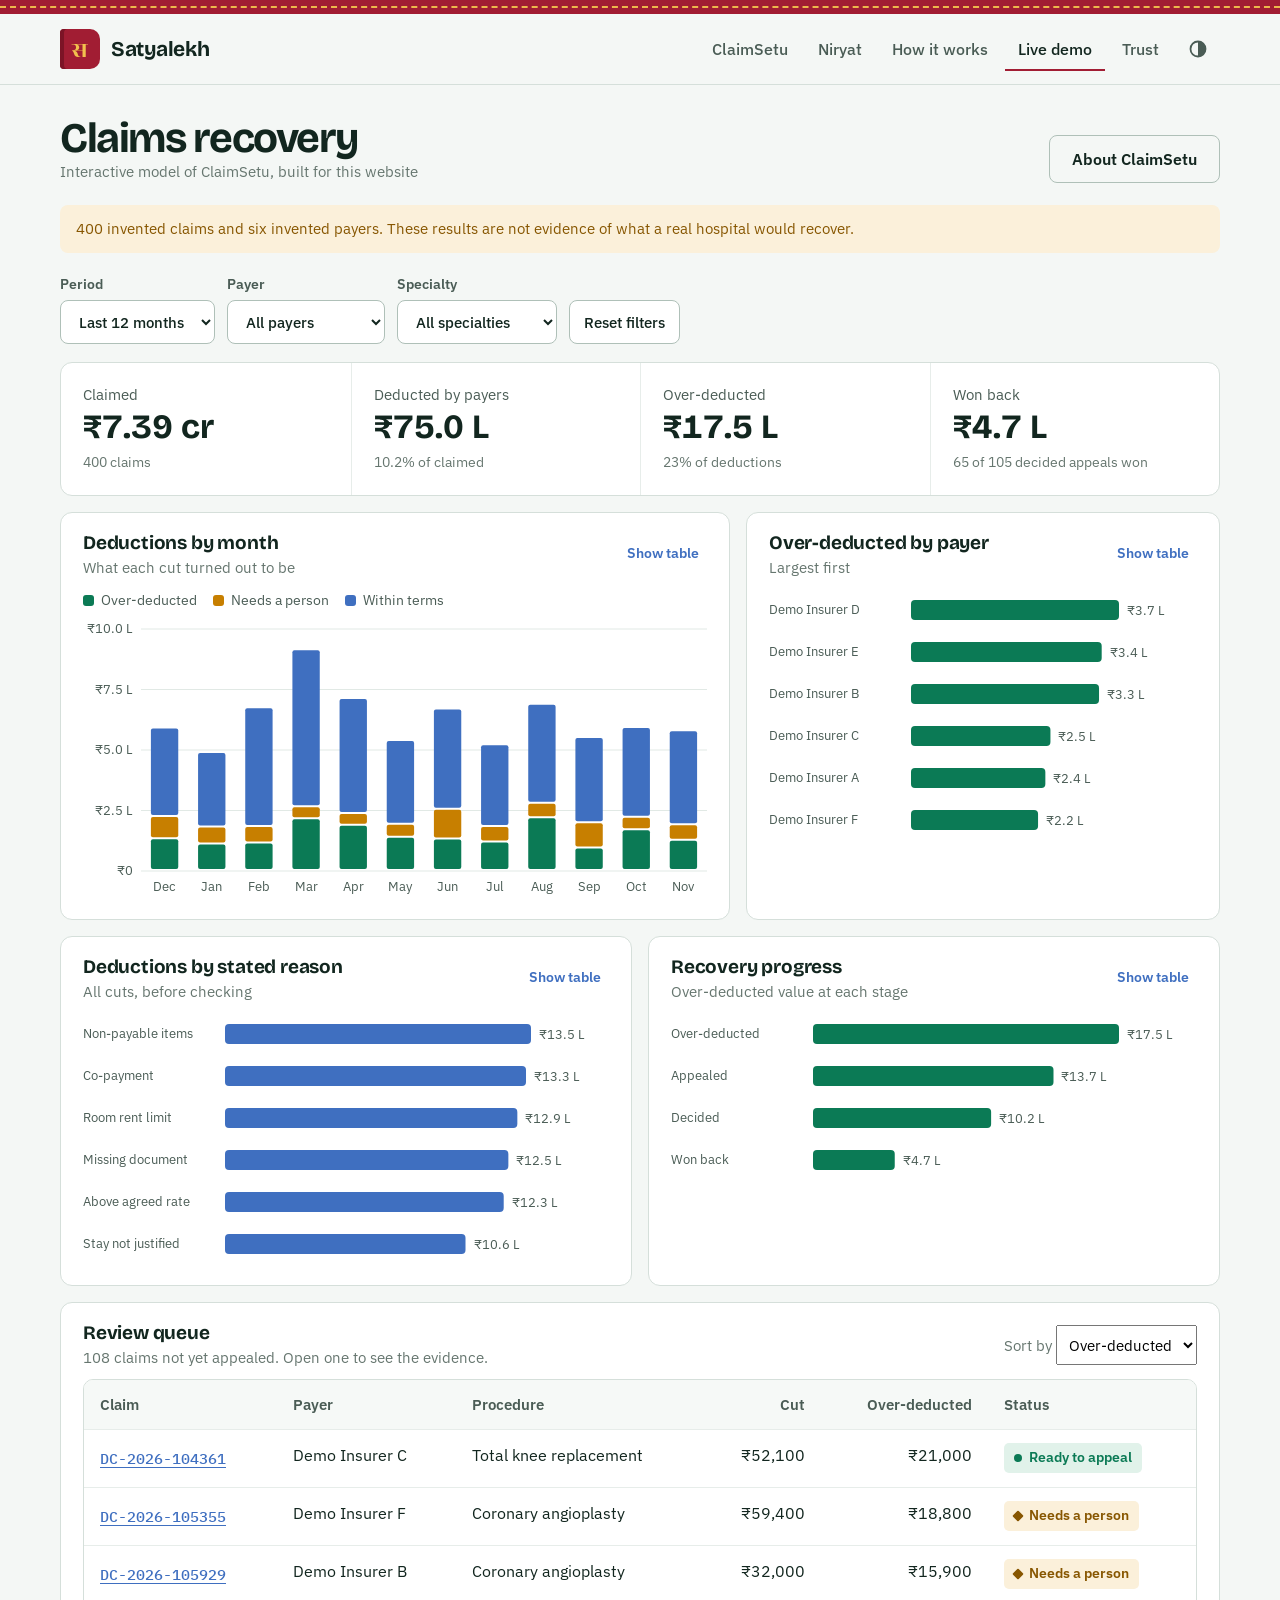
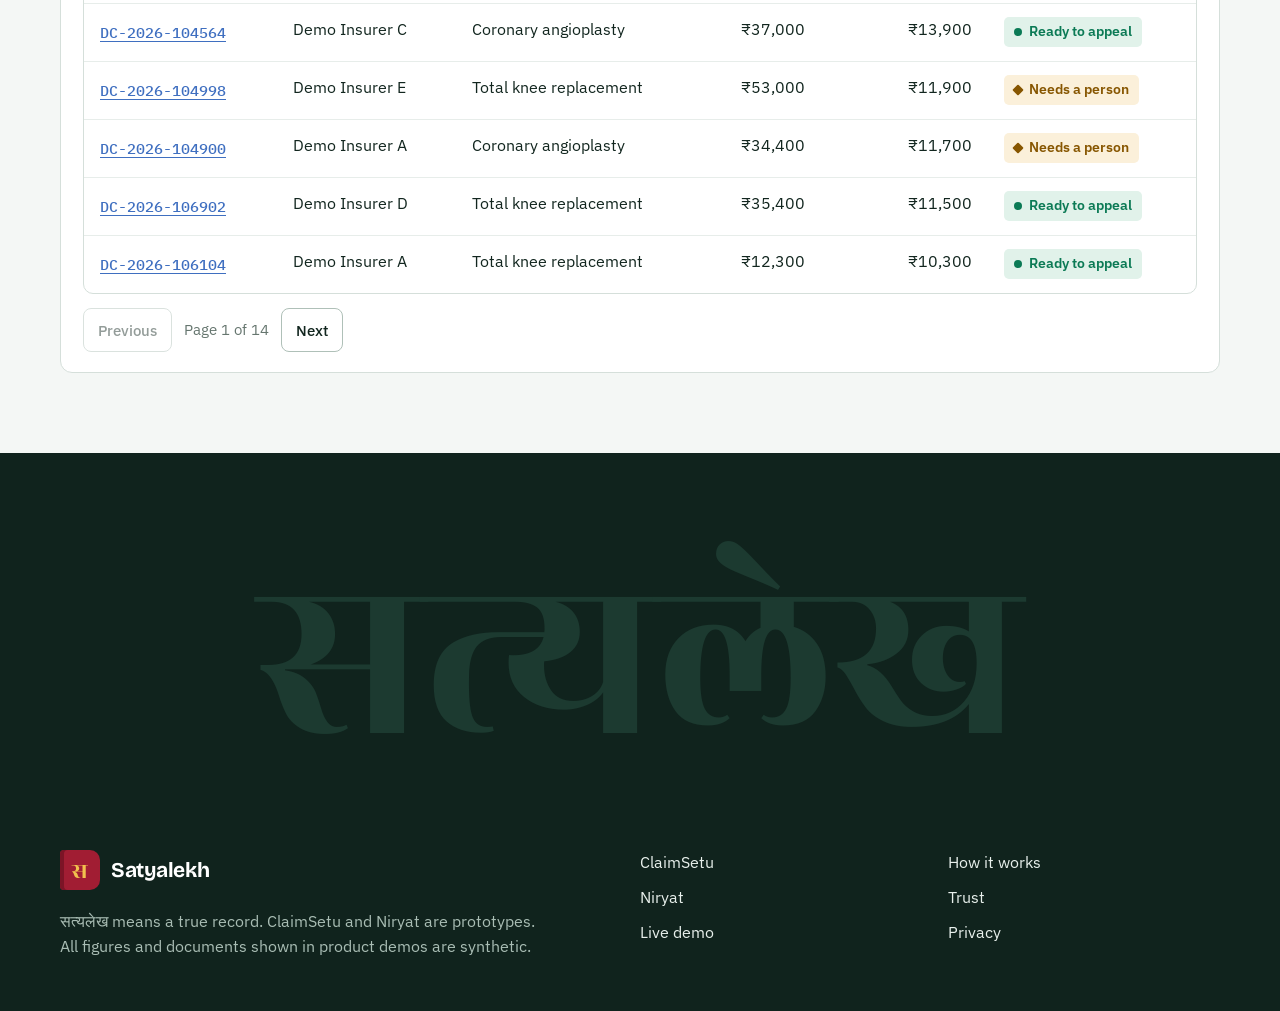
<file: demo.html>
<!doctype html>
<html lang="en"><head><meta charset="utf-8"><meta name="viewport" content="width=device-width,initial-scale=1">
<title>ClaimSetu live demo</title><meta name="description" content="Interactive claims dashboard on synthetic data."><meta name="robots" content="noindex"><link rel="canonical" href="https://rahul263-stack.github.io/satyalekh/demo.html"><meta property="og:url" content="https://rahul263-stack.github.io/satyalekh/demo.html"><meta property="og:image" content="https://rahul263-stack.github.io/satyalekh/assets/share.png"><meta property="og:image:width" content="1200"><meta property="og:image:height" content="630"><meta name="twitter:card" content="summary_large_image"><meta property="og:type" content="website"><meta property="og:site_name" content="Satyalekh"><meta property="og:title" content="ClaimSetu live demo"><meta property="og:description" content="Interactive claims dashboard on synthetic data."><meta name="theme-color" content="#A11D33"><script src="assets/theme.js"></script>
<link rel="icon" href="data:image/svg+xml,<svg xmlns='http://www.w3.org/2000/svg' viewBox='0 0 64 64'><rect width='64' height='64' rx='10' fill='%23A11D33'/><path d='M10 10v44' stroke='%23F2C14E' stroke-width='4' stroke-dasharray='7 5'/><path d='M22 34l9 10 20-24' fill='none' stroke='white' stroke-width='7'/></svg>">
<link rel="preconnect" href="https://fonts.googleapis.com"><link rel="preconnect" href="https://fonts.gstatic.com" crossorigin>
<link href="https://fonts.googleapis.com/css2?family=Bricolage+Grotesque:opsz,wght@12..96,600;12..96,700&family=IBM+Plex+Mono:wght@400;500;600&family=IBM+Plex+Sans:wght@400;500;600;700&family=Rozha+One&display=swap" rel="stylesheet">
<link rel="stylesheet" href="assets/site.css"></head><body>
<a class="skip" href="#main">Skip to content</a><div class="binding" aria-hidden="true"></div>
<header class="top"><div class="wrap bar"><a class="logo" href="index.html"><i aria-hidden="true">स</i>Satyalekh</a><button class="menu" type="button" aria-expanded="false" aria-controls="nav">Menu</button><nav class="nav" id="nav" aria-label="Main"><a href="claimsetu.html">ClaimSetu</a><a href="niryat.html">Niryat</a><a href="how-it-works.html">How it works</a><a href="demo.html" aria-current="page">Live demo</a><a href="trust.html">Trust</a><button class="theme" type="button" aria-label="Switch light or dark theme"><svg width="20" height="20" viewBox="0 0 20 20" aria-hidden="true"><circle cx="10" cy="10" r="7.5" fill="none" stroke="currentColor" stroke-width="1.8"/><path d="M10 2.5a7.5 7.5 0 0 1 0 15z" fill="currentColor"/></svg><span>Theme</span></button></nav></div></header>
<main id="main">
<div class="wrap app"><div class="app-h"><div><h1>Claims recovery</h1><p class="small">Interactive model of ClaimSetu, built for this website</p></div><a class="btn s" href="claimsetu.html">About ClaimSetu</a></div><p class="notice">400 invented claims and six invented payers. These results are not evidence of what a real hospital would recover.</p>
<div class="filters"><label for="f-period">Period<select id="f-period"><option value="12">Last 12 months</option><option value="6">Last 6 months</option><option value="3">Last 3 months</option></select></label><label for="f-payer">Payer<select id="f-payer"><option value="all">All payers</option></select></label><label for="f-spec">Specialty<select id="f-spec"><option value="all">All specialties</option></select></label><button id="reset" type="button">Reset filters</button></div><dl class="kpis" id="kpis"></dl>
<div class="grid"><section class="panel p7" style="padding-block:20px"><div class="panel-h"><div><h2>Deductions by month</h2><p class="small">What each cut turned out to be</p></div><button class="tv" data-k="m" type="button">Show table</button></div><div class="legend"><span><i style="background:var(--c-g)"></i>Over-deducted</span><span><i style="background:var(--c-w)"></i>Needs a person</span><span><i style="background:var(--c-a)"></i>Within terms</span></div><div class="plot" id="c-month"></div></section>
<section class="panel p5" style="padding-block:20px"><div class="panel-h"><div><h2>Over-deducted by payer</h2><p class="small">Largest first</p></div><button class="tv" data-k="payer" type="button">Show table</button></div><div class="plot" id="c-payer"></div></section>
<section class="panel p6" style="padding-block:20px"><div class="panel-h"><div><h2>Deductions by stated reason</h2><p class="small">All cuts, before checking</p></div><button class="tv" data-k="reason" type="button">Show table</button></div><div class="plot" id="c-reason"></div></section>
<section class="panel p6" style="padding-block:20px"><div class="panel-h"><div><h2>Recovery progress</h2><p class="small">Over-deducted value at each stage</p></div><button class="tv" data-k="funnel" type="button">Show table</button></div><div class="plot" id="c-funnel"></div></section>
<section class="panel p12" style="padding-block:20px"><div class="panel-h"><div><h2>Review queue</h2><p class="small" id="q-sub"></p></div><label class="small" for="sort">Sort by <select id="sort" style="min-height:40px;font:inherit;padding:0 8px"><option value="g">Over-deducted</option><option value="cut">Total cut</option><option value="id">Claim number</option></select></label></div><div class="tablebox claims"><table><thead><tr><th>Claim</th><th>Payer</th><th>Procedure</th><th class="n">Cut</th><th class="n">Over-deducted</th><th>Status</th></tr></thead><tbody id="q-body"></tbody></table></div><div class="filters" style="margin:14px 0 0;align-items:center"><button id="prev" type="button">Previous</button><span class="small" id="q-page"></span><button id="next" type="button">Next</button></div></section></div></div><dialog id="drawer" aria-label="Claim details"><div class="dw" id="dw"></div></dialog><div id="tip" role="tooltip"></div></main>
<footer><div class="word" aria-hidden="true">सत्यलेख</div><div class="wrap"><div><a class="logo" href="index.html"><i aria-hidden="true">स</i>Satyalekh</a><p>सत्यलेख means a true record. ClaimSetu and Niryat are prototypes. All figures and documents shown in product demos are synthetic.</p></div><nav aria-label="Products"><a href="claimsetu.html">ClaimSetu</a><a href="niryat.html">Niryat</a><a href="demo.html">Live demo</a></nav><nav aria-label="Company"><a href="how-it-works.html">How it works</a><a href="trust.html">Trust</a><a href="privacy.html">Privacy</a></nav></div></footer>
<script src="assets/site.js"></script><script src="assets/demo.js"></script></body></html>
</file>
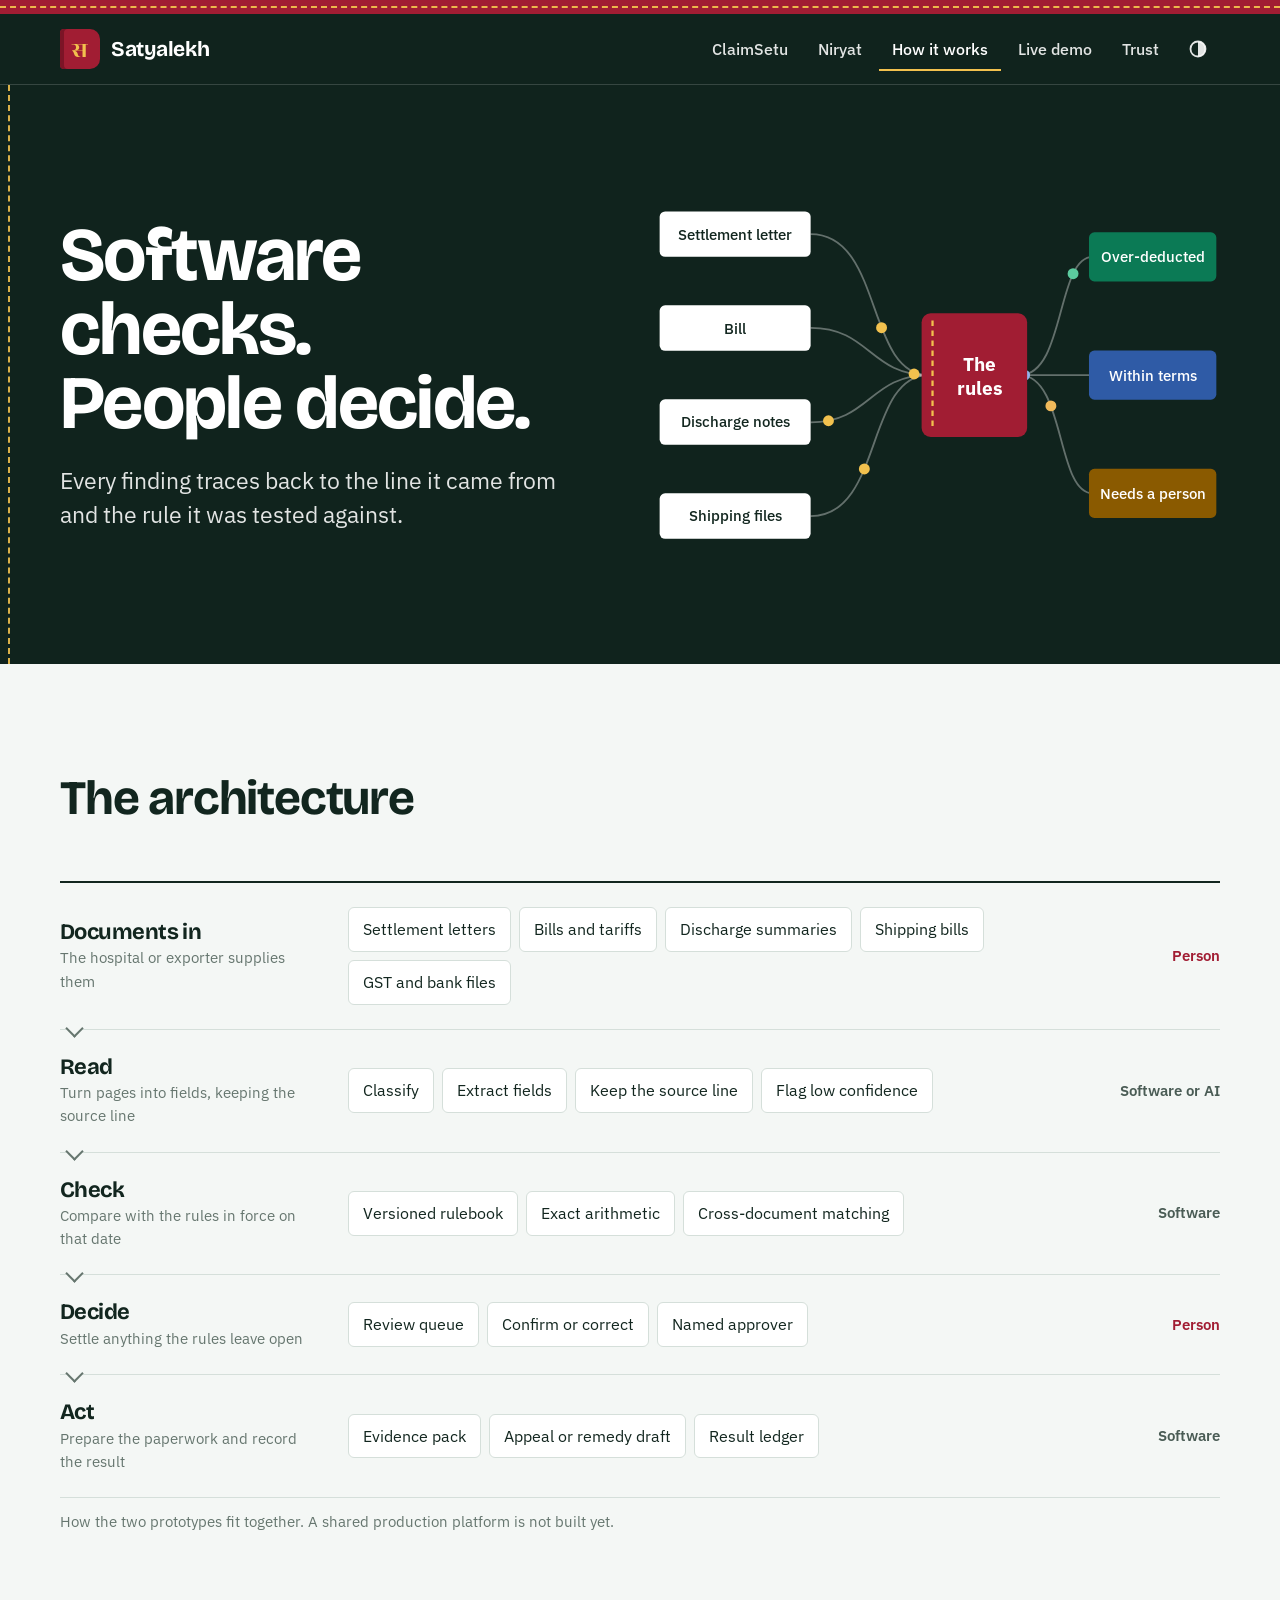
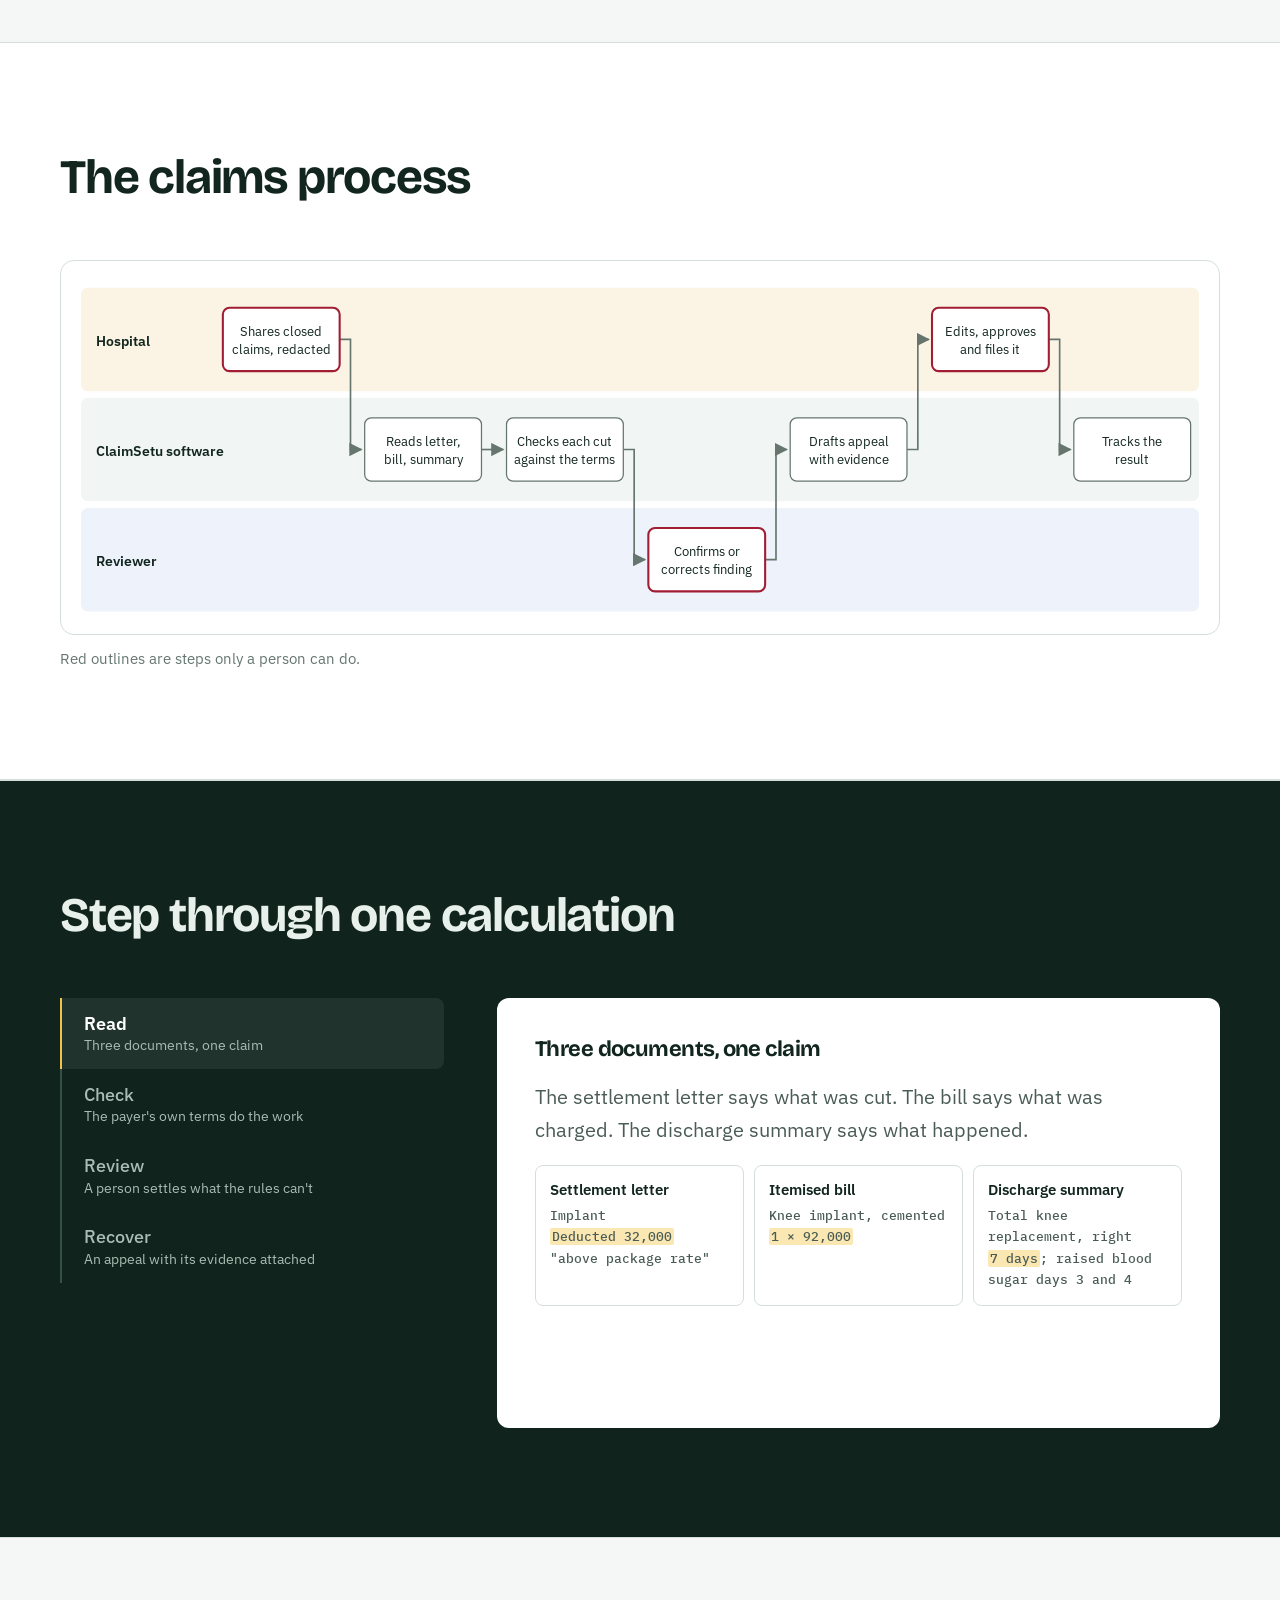
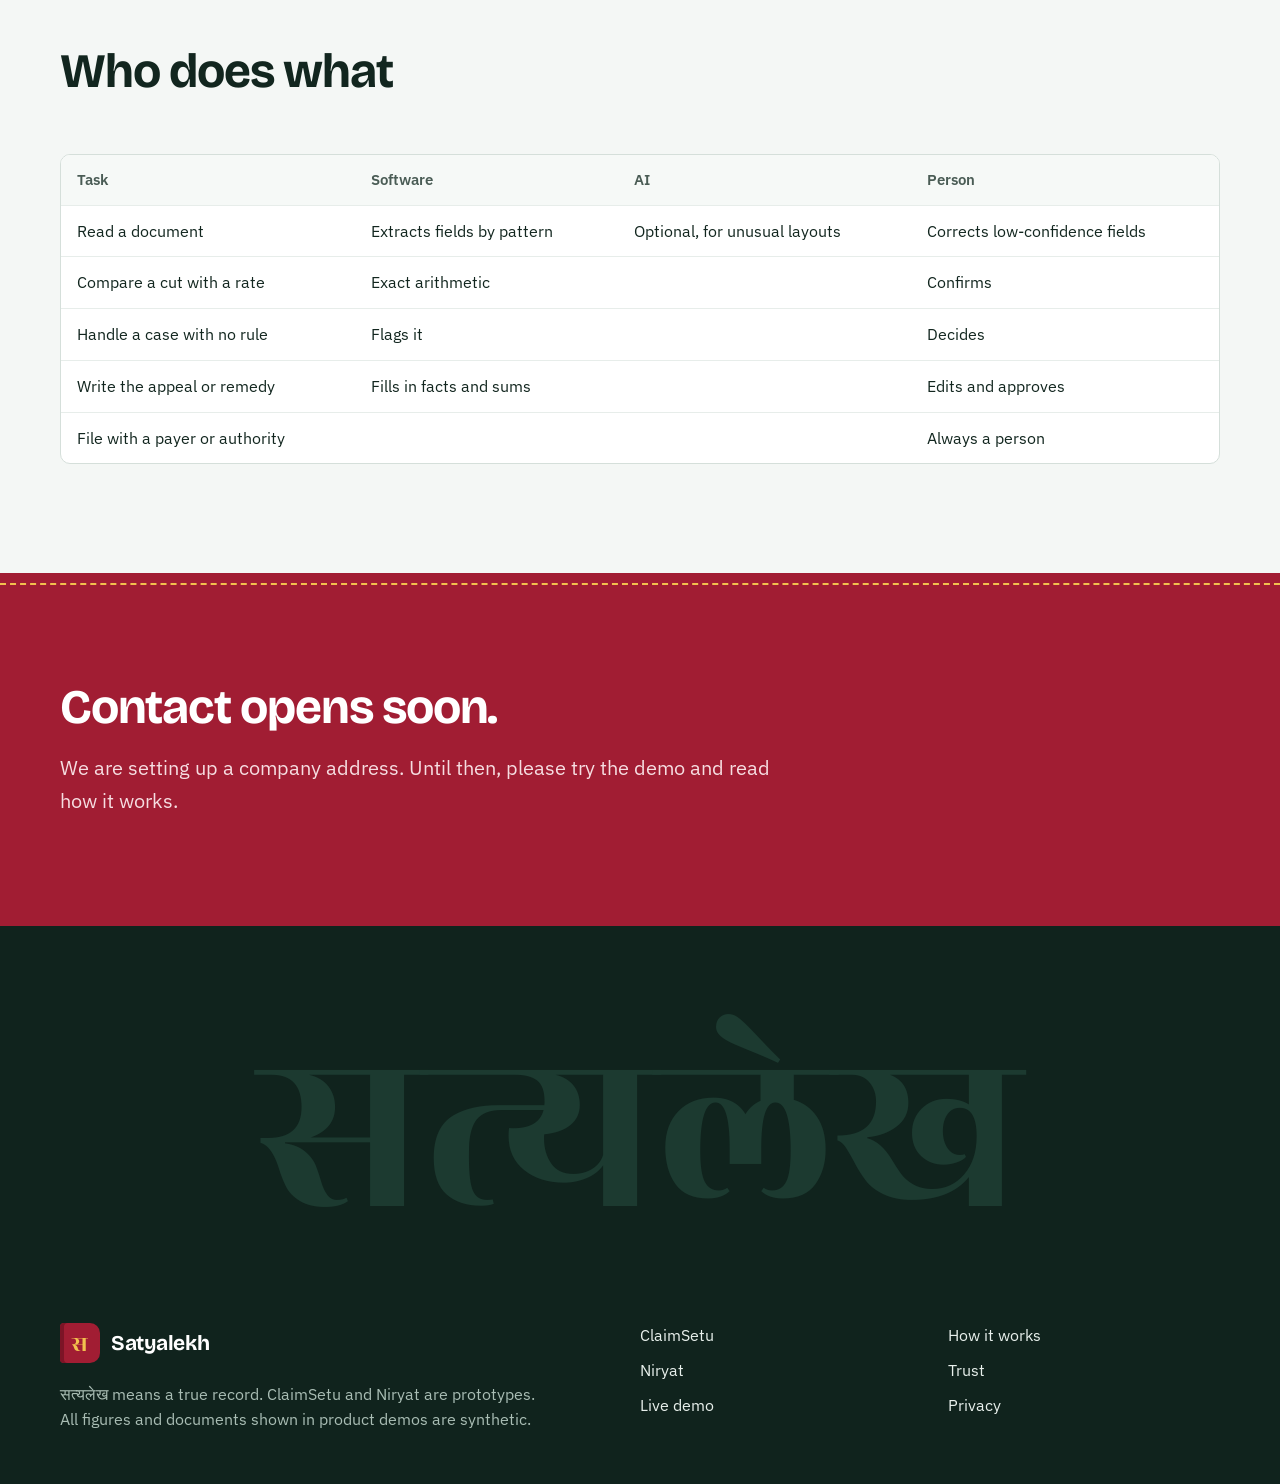
<file: how-it-works.html>
<!doctype html>
<html lang="en"><head><meta charset="utf-8"><meta name="viewport" content="width=device-width,initial-scale=1">
<title>How Satyalekh works</title><meta name="description" content="The process and architecture behind ClaimSetu and Niryat."><meta name="robots" content="noindex"><link rel="canonical" href="https://rahul263-stack.github.io/satyalekh/how-it-works.html"><meta property="og:url" content="https://rahul263-stack.github.io/satyalekh/how-it-works.html"><meta property="og:image" content="https://rahul263-stack.github.io/satyalekh/assets/share.png"><meta property="og:image:width" content="1200"><meta property="og:image:height" content="630"><meta name="twitter:card" content="summary_large_image"><meta property="og:type" content="website"><meta property="og:site_name" content="Satyalekh"><meta property="og:title" content="How Satyalekh works"><meta property="og:description" content="The process and architecture behind ClaimSetu and Niryat."><meta name="theme-color" content="#A11D33"><script src="assets/theme.js"></script>
<link rel="icon" href="data:image/svg+xml,<svg xmlns='http://www.w3.org/2000/svg' viewBox='0 0 64 64'><rect width='64' height='64' rx='10' fill='%23A11D33'/><path d='M10 10v44' stroke='%23F2C14E' stroke-width='4' stroke-dasharray='7 5'/><path d='M22 34l9 10 20-24' fill='none' stroke='white' stroke-width='7'/></svg>">
<link rel="preconnect" href="https://fonts.googleapis.com"><link rel="preconnect" href="https://fonts.gstatic.com" crossorigin>
<link href="https://fonts.googleapis.com/css2?family=Bricolage+Grotesque:opsz,wght@12..96,600;12..96,700&family=IBM+Plex+Mono:wght@400;500;600&family=IBM+Plex+Sans:wght@400;500;600;700&family=Rozha+One&display=swap" rel="stylesheet">
<link rel="stylesheet" href="assets/site.css"></head><body>
<a class="skip" href="#main">Skip to content</a><div class="binding" aria-hidden="true"></div>
<header class="top"><div class="wrap bar"><a class="logo" href="index.html"><i aria-hidden="true">स</i>Satyalekh</a><button class="menu" type="button" aria-expanded="false" aria-controls="nav">Menu</button><nav class="nav" id="nav" aria-label="Main"><a href="claimsetu.html">ClaimSetu</a><a href="niryat.html">Niryat</a><a href="how-it-works.html" aria-current="page">How it works</a><a href="demo.html">Live demo</a><a href="trust.html">Trust</a><button class="theme" type="button" aria-label="Switch light or dark theme"><svg width="20" height="20" viewBox="0 0 20 20" aria-hidden="true"><circle cx="10" cy="10" r="7.5" fill="none" stroke="currentColor" stroke-width="1.8"/><path d="M10 2.5a7.5 7.5 0 0 1 0 15z" fill="currentColor"/></svg><span>Theme</span></button></nav></div></header>
<main id="main">
<section class="hero bold dark"><div class="wrap"><div class="hero-copy"><h1>Software checks. People decide.</h1><p class="lead">Every finding traces back to the line it came from and the rule it was tested against.</p></div><svg class="engine" viewBox="0 0 620 440" role="img" aria-label="Documents flow into the rules, which sort each line into over-deducted, within terms, or needs a person"><g fill="none" stroke="rgba(255,255,255,.35)" stroke-width="2"><path id="e1" d="M170 65 C250 65 230 220 300 220"/><path id="e2" d="M170 168 C235 168 235 220 300 220"/><path id="e3" d="M170 272 C235 272 235 220 300 220"/><path id="e4" d="M170 375 C250 375 230 220 300 220"/><path id="e5" d="M400 220 C450 220 440 90 480 90"/><path id="e6" d="M400 220 H480"/><path id="e7" d="M400 220 C450 220 440 350 480 350"/></g><circle class="dot" r="6" fill="#F2C14E"><animateMotion dur="2.8s" begin="-0s" repeatCount="indefinite"><mpath href="#e1"/></animateMotion></circle><circle class="dot" r="6" fill="#F2C14E"><animateMotion dur="2.8s" begin="-0.7s" repeatCount="indefinite"><mpath href="#e2"/></animateMotion></circle><circle class="dot" r="6" fill="#F2C14E"><animateMotion dur="2.8s" begin="-1.4s" repeatCount="indefinite"><mpath href="#e3"/></animateMotion></circle><circle class="dot" r="6" fill="#F2C14E"><animateMotion dur="2.8s" begin="-2.1s" repeatCount="indefinite"><mpath href="#e4"/></animateMotion></circle><circle class="dot" r="6" fill="#5CCB9F"><animateMotion dur="2.8s" begin="-0.5s" repeatCount="indefinite"><mpath href="#e5"/></animateMotion></circle><circle class="dot" r="6" fill="#92B4EC"><animateMotion dur="2.8s" begin="-1.2s" repeatCount="indefinite"><mpath href="#e6"/></animateMotion></circle><circle class="dot" r="6" fill="#F0B95A"><animateMotion dur="2.8s" begin="-1.9s" repeatCount="indefinite"><mpath href="#e7"/></animateMotion></circle><g><rect x="4" y="40" width="166" height="50" rx="6" fill="#fff"/><text x="87" y="71" text-anchor="middle" fill="#12261F">Settlement letter</text></g><g><rect x="4" y="143.3" width="166" height="50" rx="6" fill="#fff"/><text x="87" y="174.3" text-anchor="middle" fill="#12261F">Bill</text></g><g><rect x="4" y="246.6" width="166" height="50" rx="6" fill="#fff"/><text x="87" y="277.6" text-anchor="middle" fill="#12261F">Discharge notes</text></g><g><rect x="4" y="349.9" width="166" height="50" rx="6" fill="#fff"/><text x="87" y="380.9" text-anchor="middle" fill="#12261F">Shipping files</text></g><rect x="292" y="152" width="116" height="136" rx="10" fill="#A11D33"/><path d="M304 160V280" stroke="#F2C14E" stroke-width="2.5" stroke-dasharray="6 5"/><text x="356" y="216" text-anchor="middle" fill="#fff" font-weight="700" font-size="21">The</text><text x="356" y="242" text-anchor="middle" fill="#fff" font-weight="700" font-size="21">rules</text><rect x="476" y="63" width="140" height="54" rx="6" fill="#0B7A55"/><text x="546" y="96" text-anchor="middle" fill="#fff">Over-deducted</text><rect x="476" y="193" width="140" height="54" rx="6" fill="#2F5BA6"/><text x="546" y="226" text-anchor="middle" fill="#fff">Within terms</text><rect x="476" y="323" width="140" height="54" rx="6" fill="#8A5A00"/><text x="546" y="356" text-anchor="middle" fill="#fff">Needs a person</text></svg></div></section>
<section><div class="wrap"><div class="sec-head"><h2>The architecture</h2></div><ol class="arch"><li><div><h3>Documents in</h3><p class="small">The hospital or exporter supplies them</p></div><ul><li>Settlement letters</li><li>Bills and tariffs</li><li>Discharge summaries</li><li>Shipping bills</li><li>GST and bank files</li></ul><span class="who hu">Person</span></li><li><div><h3>Read</h3><p class="small">Turn pages into fields, keeping the source line</p></div><ul><li>Classify</li><li>Extract fields</li><li>Keep the source line</li><li>Flag low confidence</li></ul><span class="who ">Software or AI</span></li><li><div><h3>Check</h3><p class="small">Compare with the rules in force on that date</p></div><ul><li>Versioned rulebook</li><li>Exact arithmetic</li><li>Cross-document matching</li></ul><span class="who ">Software</span></li><li><div><h3>Decide</h3><p class="small">Settle anything the rules leave open</p></div><ul><li>Review queue</li><li>Confirm or correct</li><li>Named approver</li></ul><span class="who hu">Person</span></li><li><div><h3>Act</h3><p class="small">Prepare the paperwork and record the result</p></div><ul><li>Evidence pack</li><li>Appeal or remedy draft</li><li>Result ledger</li></ul><span class="who ">Software</span></li></ol><p class="small" style="margin-top:12px">How the two prototypes fit together. A shared production platform is not built yet.</p></div></section>
<section class="sheet"><div class="wrap"><div class="sec-head"><h2>The claims process</h2></div><ol class="plist"><li class="hu"><span class="small">Hospital</span><b>Shares closed claims, redacted</b></li><li class=""><span class="small">ClaimSetu software</span><b>Reads letter, bill, summary</b></li><li class=""><span class="small">ClaimSetu software</span><b>Checks each cut against the terms</b></li><li class="hu"><span class="small">Reviewer</span><b>Confirms or corrects finding</b></li><li class=""><span class="small">ClaimSetu software</span><b>Drafts appeal with evidence</b></li><li class="hu"><span class="small">Hospital</span><b>Edits, approves and files it</b></li><li class=""><span class="small">ClaimSetu software</span><b>Tracks the result</b></li></ol><div class="diagram"><svg viewBox="0 22 1340 400" role="img" aria-label="Hospital shares claims, ClaimSetu reads and checks them, a reviewer confirms, ClaimSetu drafts the appeal, the hospital approves and files, ClaimSetu tracks the result"><defs><marker id="ar" viewBox="0 0 10 10" refX="9" refY="5" markerWidth="8" markerHeight="8" orient="auto"><path d="M0 0L10 5L0 10z" fill="var(--ink-3)"/></marker></defs><rect x="0" y="30" width="1340" height="124" rx="8" fill="var(--lane-a)"/><text x="18" y="100" font-weight="600" font-size="17">Hospital</text><rect x="0" y="162" width="1340" height="124" rx="8" fill="var(--lane-b)"/><text x="18" y="232" font-weight="600" font-size="17">ClaimSetu software</text><rect x="0" y="294" width="1340" height="124" rx="8" fill="var(--lane-c)"/><text x="18" y="364" font-weight="600" font-size="17">Reviewer</text><path d="M310 92H323V224H336" fill="none" stroke="var(--ink-3)" stroke-width="2" marker-end="url(#ar)"/><path d="M480 224H493V224H506" fill="none" stroke="var(--ink-3)" stroke-width="2" marker-end="url(#ar)"/><path d="M650 224H663V356H676" fill="none" stroke="var(--ink-3)" stroke-width="2" marker-end="url(#ar)"/><path d="M820 356H833V224H846" fill="none" stroke="var(--ink-3)" stroke-width="2" marker-end="url(#ar)"/><path d="M990 224H1003V92H1016" fill="none" stroke="var(--ink-3)" stroke-width="2" marker-end="url(#ar)"/><path d="M1160 92H1173V224H1186" fill="none" stroke="var(--ink-3)" stroke-width="2" marker-end="url(#ar)"/><rect x="170" y="54" width="140" height="76" rx="8" fill="var(--sheet)" stroke="var(--mark)" stroke-width="2.5"/><text x="240" y="88" text-anchor="middle" font-size="15.5">Shares closed</text><text x="240" y="109" text-anchor="middle" font-size="15.5">claims, redacted</text><rect x="340" y="186" width="140" height="76" rx="8" fill="var(--sheet)" stroke="var(--ink-3)" stroke-width="1.5"/><text x="410" y="220" text-anchor="middle" font-size="15.5">Reads letter,</text><text x="410" y="241" text-anchor="middle" font-size="15.5">bill, summary</text><rect x="510" y="186" width="140" height="76" rx="8" fill="var(--sheet)" stroke="var(--ink-3)" stroke-width="1.5"/><text x="580" y="220" text-anchor="middle" font-size="15.5">Checks each cut</text><text x="580" y="241" text-anchor="middle" font-size="15.5">against the terms</text><rect x="680" y="318" width="140" height="76" rx="8" fill="var(--sheet)" stroke="var(--mark)" stroke-width="2.5"/><text x="750" y="352" text-anchor="middle" font-size="15.5">Confirms or</text><text x="750" y="373" text-anchor="middle" font-size="15.5">corrects finding</text><rect x="850" y="186" width="140" height="76" rx="8" fill="var(--sheet)" stroke="var(--ink-3)" stroke-width="1.5"/><text x="920" y="220" text-anchor="middle" font-size="15.5">Drafts appeal</text><text x="920" y="241" text-anchor="middle" font-size="15.5">with evidence</text><rect x="1020" y="54" width="140" height="76" rx="8" fill="var(--sheet)" stroke="var(--mark)" stroke-width="2.5"/><text x="1090" y="88" text-anchor="middle" font-size="15.5">Edits, approves</text><text x="1090" y="109" text-anchor="middle" font-size="15.5">and files it</text><rect x="1190" y="186" width="140" height="76" rx="8" fill="var(--sheet)" stroke="var(--ink-3)" stroke-width="1.5"/><text x="1260" y="220" text-anchor="middle" font-size="15.5">Tracks the</text><text x="1260" y="241" text-anchor="middle" font-size="15.5">result</text></svg></div><p class="small" style="margin-top:12px">Red outlines are steps only a person can do.</p></div></section>
<section class="night"><div class="wrap"><div class="sec-head"><h2>Step through one calculation</h2></div><div class="stepper"><div class="steps" role="tablist" aria-label="How a claim is checked" aria-orientation="vertical"><button role="tab" id="t0" aria-controls="s0" aria-selected="true" tabindex="0">Read<small>Three documents, one claim</small></button><button role="tab" id="t1" aria-controls="s1" aria-selected="false" tabindex="-1">Check<small>The payer's own terms do the work</small></button><button role="tab" id="t2" aria-controls="s2" aria-selected="false" tabindex="-1">Review<small>A person settles what the rules can't</small></button><button role="tab" id="t3" aria-controls="s3" aria-selected="false" tabindex="-1">Recover<small>An appeal with its evidence attached</small></button></div><div><div class="stage" role="tabpanel" id="s0" aria-labelledby="t0"><h3>Three documents, one claim</h3><p class="lead">The settlement letter says what was cut. The bill says what was charged. The discharge summary says what happened.</p><div class="docs"><div class="doc"><b>Settlement letter</b>Implant<br><mark>Deducted 32,000</mark><br>"above package rate"</div><div class="doc"><b>Itemised bill</b>Knee implant, cemented<br><mark>1 × 92,000</mark></div><div class="doc"><b>Discharge summary</b>Total knee replacement, right<br><mark>7 days</mark>; raised blood sugar days 3 and 4</div></div></div><div class="stage" role="tabpanel" id="s1" aria-labelledby="t1" hidden><h3>The payer's own terms do the work</h3><p class="lead">One rule file per payer holds the policy terms and the rates it agreed with the hospital. The engine works out the most the payer could cut.</p><div class="calc"><div><span>Implant billed</span><span>₹92,000</span></div><div><span>Rate agreed with this payer</span><span>₹75,000</span></div><div><span>Cut allowed</span><span>₹17,000</span></div><div><span>Cut made</span><span>₹32,000</span></div><div class="tot"><span>Over-deducted</span><span>₹15,000</span></div></div></div><div class="stage" role="tabpanel" id="s2" aria-labelledby="t2" hidden><h3>A person settles what the rules can't</h3><p class="lead">Findings with a clear rule go to quick confirmation. Anything without a rule waits for a reviewer. Nothing unclear is appealed automatically.</p><div class="calc"><div><span>Implant</span><span class="tag g">Confirmed</span></div><div><span>Room and nursing</span><span class="tag g">Confirmed</span></div><div><span>Co-payment</span><span class="tag a">Correctly cut</span></div><div><span>Physiotherapy</span><span class="tag w">Needs a person</span></div></div></div><div class="stage" role="tabpanel" id="s3" aria-labelledby="t3" hidden><h3>An appeal with its evidence attached</h3><p class="lead">The draft names the term, shows the arithmetic and lists the documents. The hospital edits it, approves it and files it.</p><div class="appeal">Re: Claim DB-2026-118802

1. Implant. Deducted ₹32,000. The signed tariff
   supports ₹17,000. Please release ₹15,000.
2. Room and nursing. The discharge summary records
   a complication. Please release ₹14,000.

Total requested: ₹29,000</div></div></div></div></div></section>
<section><div class="wrap"><div class="sec-head"><h2>Who does what</h2></div><div class="tablebox"><table><thead><tr><th>Task</th><th>Software</th><th>AI</th><th>Person</th></tr></thead><tbody><tr><td>Read a document</td><td>Extracts fields by pattern</td><td>Optional, for unusual layouts</td><td>Corrects low-confidence fields</td></tr><tr><td>Compare a cut with a rate</td><td>Exact arithmetic</td><td></td><td>Confirms</td></tr><tr><td>Handle a case with no rule</td><td>Flags it</td><td></td><td>Decides</td></tr><tr><td>Write the appeal or remedy</td><td>Fills in facts and sums</td><td></td><td>Edits and approves</td></tr><tr><td>File with a payer or authority</td><td></td><td></td><td>Always a person</td></tr></tbody></table></div></div></section><section class="end" id="contact"><div class="wrap" style="grid-template-columns:minmax(0,1fr)"><div><h2>Contact opens soon.</h2><p class="lead">We are setting up a company address. Until then, please try the demo and read how it works.</p></div></div></section></main>
<footer><div class="word" aria-hidden="true">सत्यलेख</div><div class="wrap"><div><a class="logo" href="index.html"><i aria-hidden="true">स</i>Satyalekh</a><p>सत्यलेख means a true record. ClaimSetu and Niryat are prototypes. All figures and documents shown in product demos are synthetic.</p></div><nav aria-label="Products"><a href="claimsetu.html">ClaimSetu</a><a href="niryat.html">Niryat</a><a href="demo.html">Live demo</a></nav><nav aria-label="Company"><a href="how-it-works.html">How it works</a><a href="trust.html">Trust</a><a href="privacy.html">Privacy</a></nav></div></footer>
<script src="assets/site.js"></script></body></html>
</file>
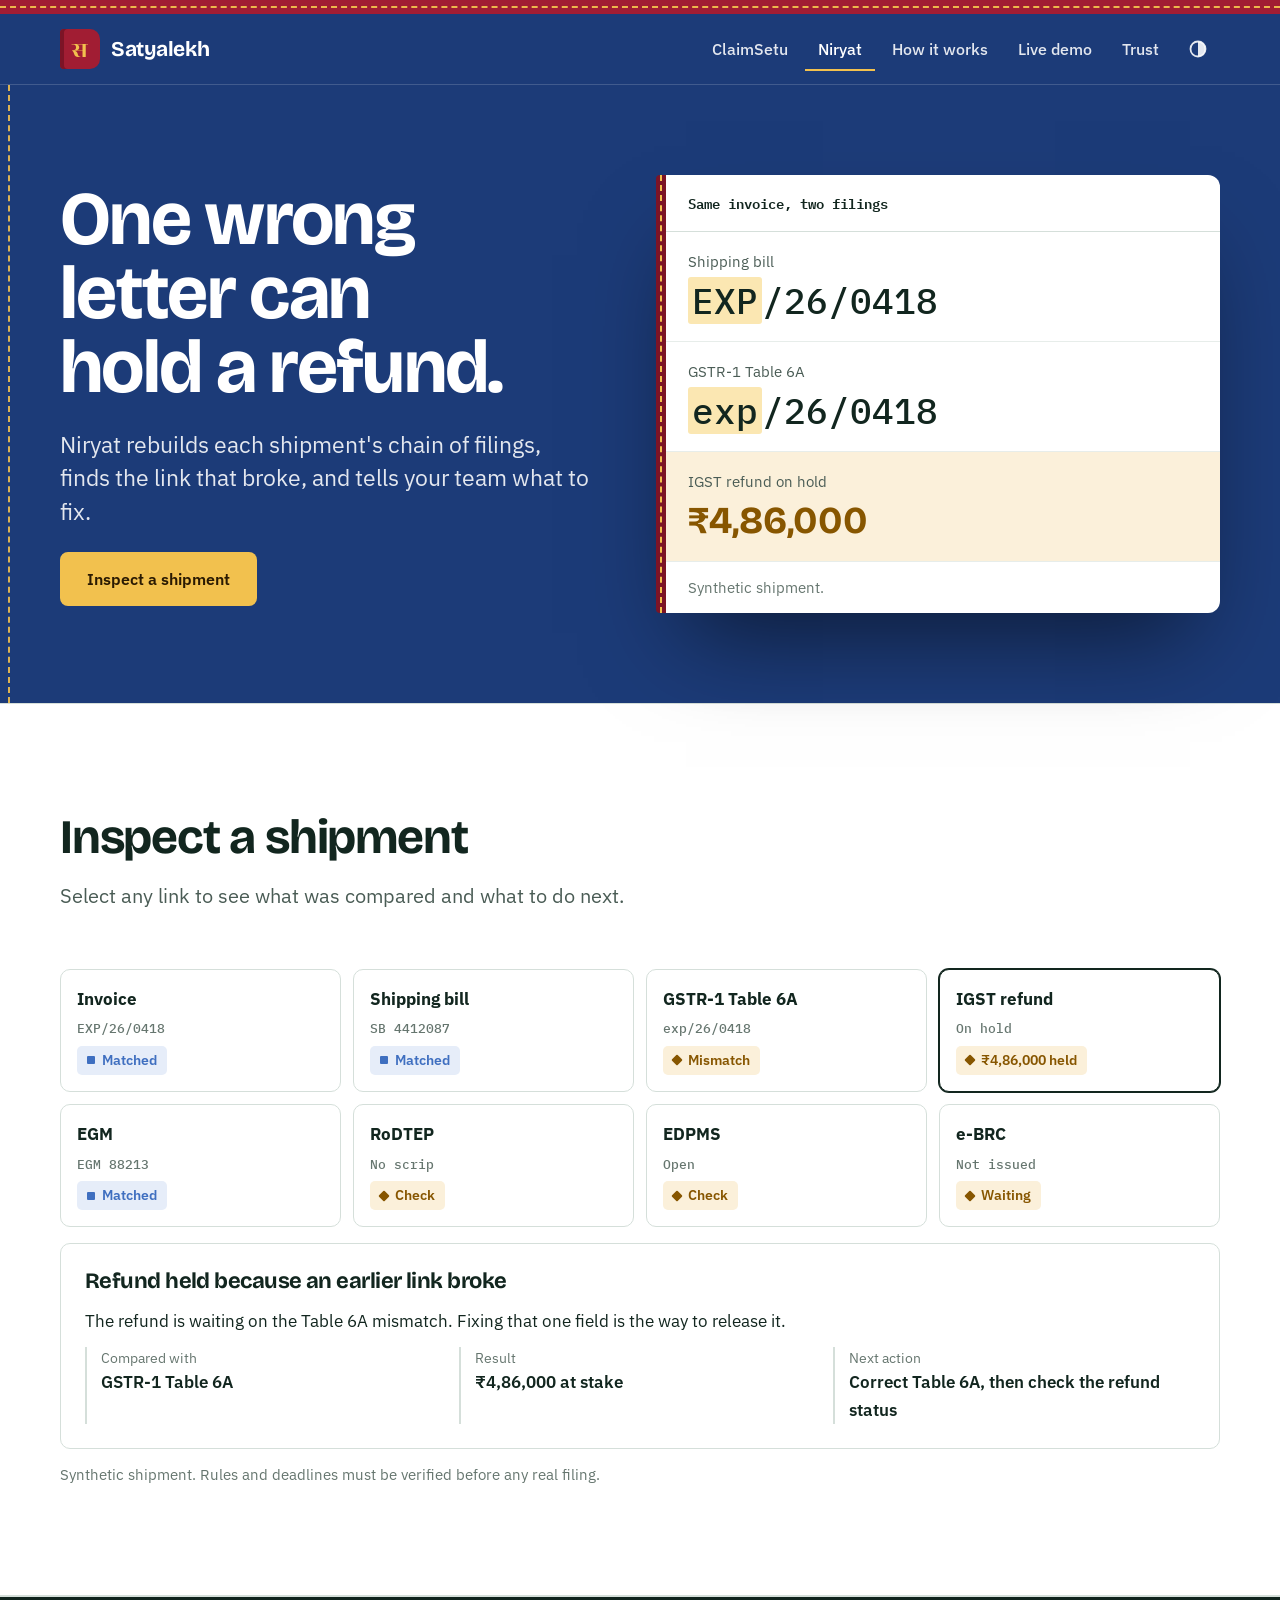
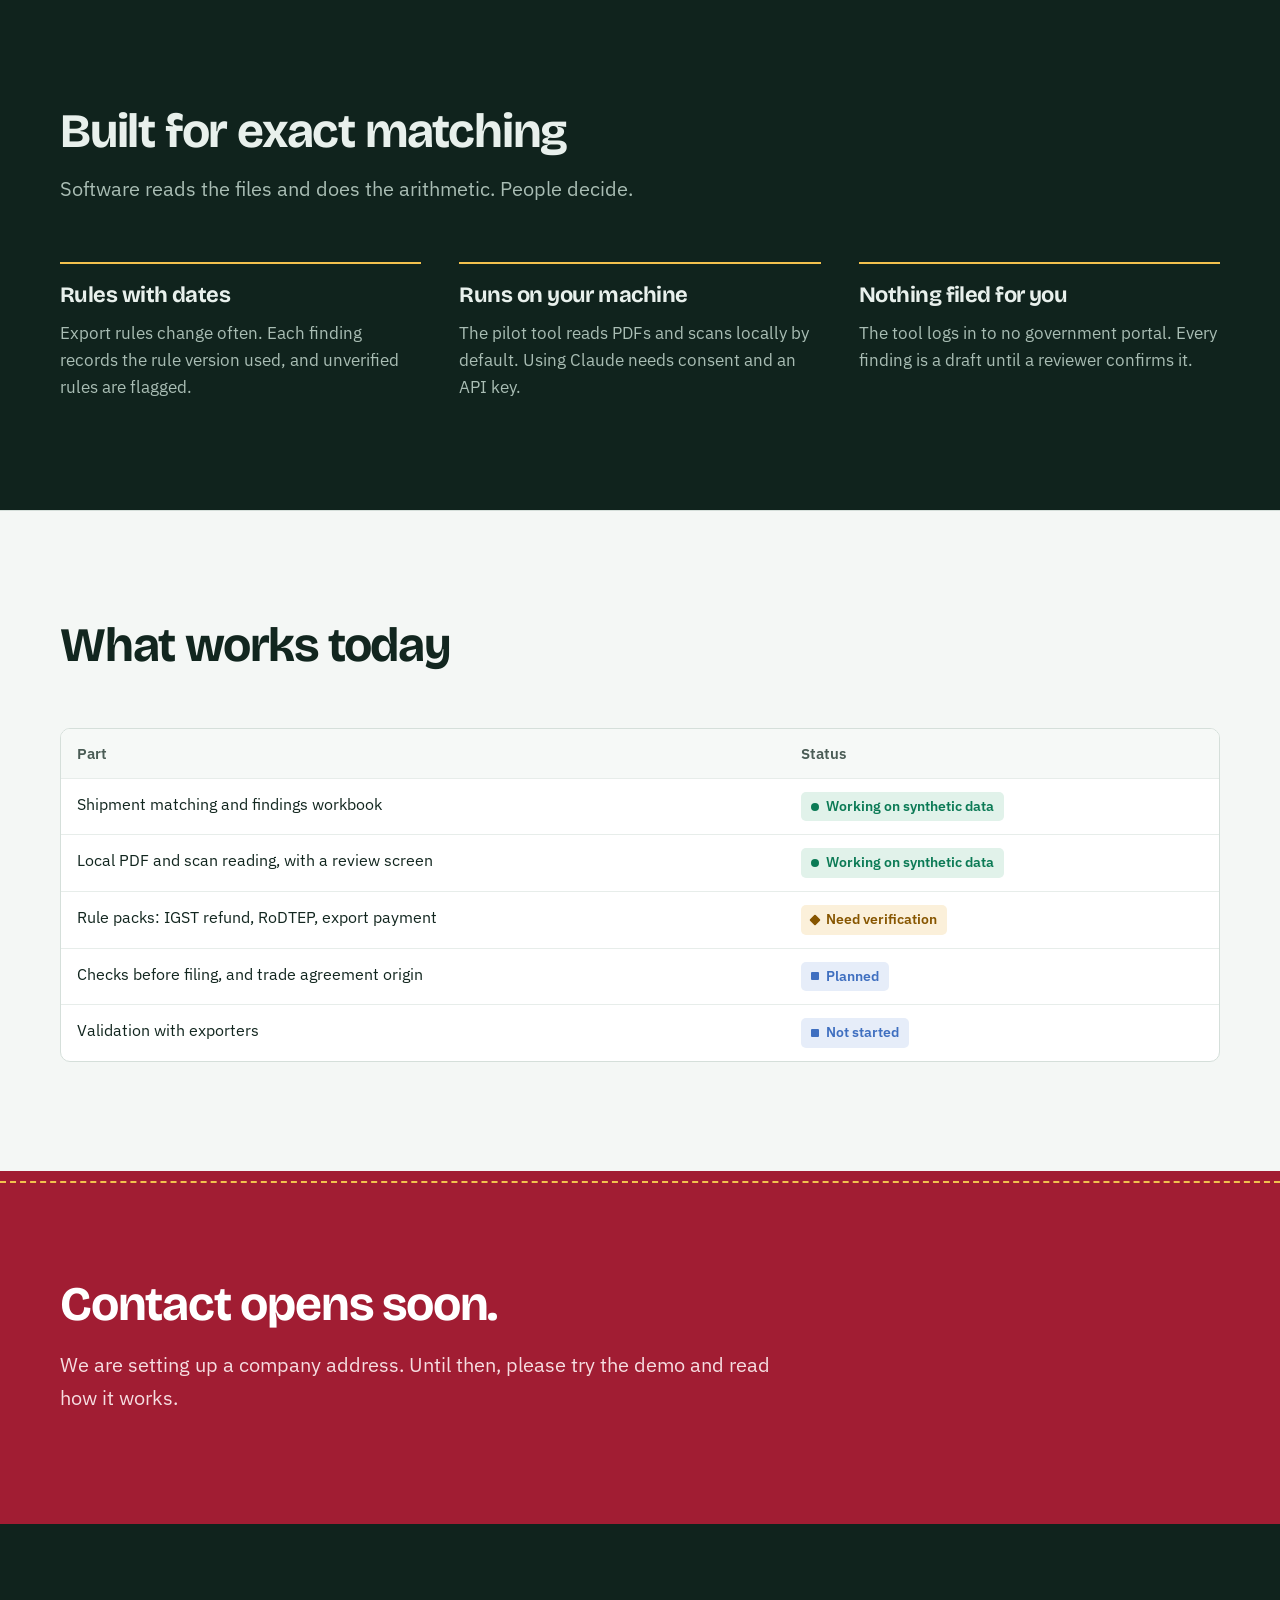
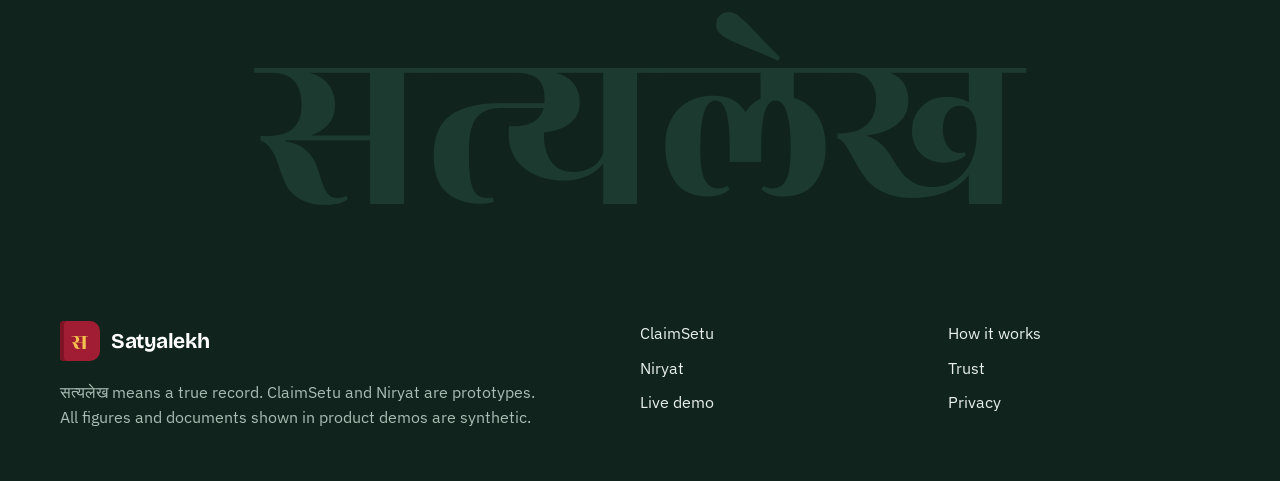
<file: niryat.html>
<!doctype html>
<html lang="en"><head><meta charset="utf-8"><meta name="viewport" content="width=device-width,initial-scale=1">
<title>Niryat</title><meta name="description" content="Niryat matches every filing in an export shipment and finds held refunds."><meta name="robots" content="noindex"><link rel="canonical" href="https://rahul263-stack.github.io/satyalekh/niryat.html"><meta property="og:url" content="https://rahul263-stack.github.io/satyalekh/niryat.html"><meta property="og:image" content="https://rahul263-stack.github.io/satyalekh/assets/share.png"><meta property="og:image:width" content="1200"><meta property="og:image:height" content="630"><meta name="twitter:card" content="summary_large_image"><meta property="og:type" content="website"><meta property="og:site_name" content="Satyalekh"><meta property="og:title" content="Niryat"><meta property="og:description" content="Niryat matches every filing in an export shipment and finds held refunds."><meta name="theme-color" content="#A11D33"><script src="assets/theme.js"></script>
<link rel="icon" href="data:image/svg+xml,<svg xmlns='http://www.w3.org/2000/svg' viewBox='0 0 64 64'><rect width='64' height='64' rx='10' fill='%23A11D33'/><path d='M10 10v44' stroke='%23F2C14E' stroke-width='4' stroke-dasharray='7 5'/><path d='M22 34l9 10 20-24' fill='none' stroke='white' stroke-width='7'/></svg>">
<link rel="preconnect" href="https://fonts.googleapis.com"><link rel="preconnect" href="https://fonts.gstatic.com" crossorigin>
<link href="https://fonts.googleapis.com/css2?family=Bricolage+Grotesque:opsz,wght@12..96,600;12..96,700&family=IBM+Plex+Mono:wght@400;500;600&family=IBM+Plex+Sans:wght@400;500;600;700&family=Rozha+One&display=swap" rel="stylesheet">
<link rel="stylesheet" href="assets/site.css"></head><body>
<a class="skip" href="#main">Skip to content</a><div class="binding" aria-hidden="true"></div>
<header class="top"><div class="wrap bar"><a class="logo" href="index.html"><i aria-hidden="true">स</i>Satyalekh</a><button class="menu" type="button" aria-expanded="false" aria-controls="nav">Menu</button><nav class="nav" id="nav" aria-label="Main"><a href="claimsetu.html">ClaimSetu</a><a href="niryat.html" aria-current="page">Niryat</a><a href="how-it-works.html">How it works</a><a href="demo.html">Live demo</a><a href="trust.html">Trust</a><button class="theme" type="button" aria-label="Switch light or dark theme"><svg width="20" height="20" viewBox="0 0 20 20" aria-hidden="true"><circle cx="10" cy="10" r="7.5" fill="none" stroke="currentColor" stroke-width="1.8"/><path d="M10 2.5a7.5 7.5 0 0 1 0 15z" fill="currentColor"/></svg><span>Theme</span></button></nav></div></header>
<main id="main">
<section class="hero bold blue"><div class="wrap"><div class="hero-copy"><h1>One wrong letter can hold a refund.</h1><p class="lead">Niryat rebuilds each shipment's chain of filings, finds the link that broke, and tells your team what to fix.</p><div class="cta"><a class="btn p" href="#shipment">Inspect a shipment</a></div></div><figure class="letter"><div class="letter-h"><strong>Same invoice, two filings</strong></div><div class="diff"><span>Shipping bill</span><b class="mono"><mark>EXP</mark>/26/0418</b></div><div class="diff"><span>GSTR-1 Table 6A</span><b class="mono"><mark>exp</mark>/26/0418</b></div><div class="diff res"><span>IGST refund on hold</span><b>₹4,86,000</b></div><figcaption style="padding:14px 22px">Synthetic shipment.</figcaption></figure></div></section>
<section class="sheet" id="shipment"><div class="wrap"><div class="sec-head"><h2>Inspect a shipment</h2><p class="lead">Select any link to see what was compared and what to do next.</p></div><div class="chain" role="group" aria-label="Shipment filing chain"><button class="link" type="button" aria-pressed="false"><b>Invoice</b><span class="ref">EXP/26/0418</span><span><span class="tag a">Matched</span></span></button><button class="link" type="button" aria-pressed="false"><b>Shipping bill</b><span class="ref">SB 4412087</span><span><span class="tag a">Matched</span></span></button><button class="link" type="button" aria-pressed="false"><b>GSTR-1 Table 6A</b><span class="ref">exp/26/0418</span><span><span class="tag w">Mismatch</span></span></button><button class="link" type="button" aria-pressed="false"><b>IGST refund</b><span class="ref">On hold</span><span><span class="tag w">₹4,86,000 held</span></span></button><button class="link" type="button" aria-pressed="false"><b>EGM</b><span class="ref">EGM 88213</span><span><span class="tag a">Matched</span></span></button><button class="link" type="button" aria-pressed="false"><b>RoDTEP</b><span class="ref">No scrip</span><span><span class="tag w">Check</span></span></button><button class="link" type="button" aria-pressed="false"><b>EDPMS</b><span class="ref">Open</span><span><span class="tag w">Check</span></span></button><button class="link" type="button" aria-pressed="false"><b>e-BRC</b><span class="ref">Not issued</span><span><span class="tag w">Waiting</span></span></button></div><div class="finding" aria-live="polite"></div><script type="application/json" id="chain-data">[{"title":"Invoice and shipping bill agree","text":"The invoice number, value and date match the shipping bill.","cmp":"Exporter's books","res":"No difference","next":"None"},{"title":"Shipping bill found","text":"This is the record the rest of the chain is built around.","cmp":"ICEGATE or broker export","res":"Port and invoice recorded","next":"None"},{"title":"The invoice number differs by letter case","text":"The return has the number in lower case. Matching is case-sensitive, so the IGST refund can stall.","cmp":"Shipping bill: EXP/26/0418","res":"Case mismatch","next":"Reviewer confirms, then the exporter amends the return"},{"title":"Refund held because an earlier link broke","text":"The refund is waiting on the Table 6A mismatch. Fixing that one field is the way to release it.","cmp":"GSTR-1 Table 6A","res":"₹4,86,000 at stake","next":"Correct Table 6A, then check the refund status"},{"title":"Export confirmed","text":"The export general manifest is present for this shipping bill.","cmp":"Shipping bill","res":"Present","next":"None"},{"title":"RoDTEP was declared but no scrip appears","text":"The claim is on the shipping bill. The scrip ledger shows nothing. A person checks the rate and the deadline in force on that date.","cmp":"Scrip ledger","res":"Missing entry","next":"Reviewer checks rate and eligibility"},{"title":"Bank entry still open","text":"The bank's export monitoring entry is not closed. The time limit depends on the rule in force.","cmp":"Bank statement","res":"Realisation not recorded","next":"Confirm receipt with the bank"},{"title":"Waiting for the bank entry","text":"The bank realisation certificate follows once payment is recorded.","cmp":"DGFT download","res":"Not issued","next":"Revisit after EDPMS closes"}]</script><p class="small" style="margin-top:14px">Synthetic shipment. Rules and deadlines must be verified before any real filing.</p></div></section>
<section class="night"><div class="wrap"><div class="sec-head"><h2>Built for exact matching</h2><p class="lead">Software reads the files and does the arithmetic. People decide.</p></div><div class="cols"><div><h3>Rules with dates</h3><p>Export rules change often. Each finding records the rule version used, and unverified rules are flagged.</p></div><div><h3>Runs on your machine</h3><p>The pilot tool reads PDFs and scans locally by default. Using Claude needs consent and an API key.</p></div><div><h3>Nothing filed for you</h3><p>The tool logs in to no government portal. Every finding is a draft until a reviewer confirms it.</p></div></div></div></section>
<section><div class="wrap"><div class="sec-head"><h2>What works today</h2></div><div class="tablebox"><table><thead><tr><th>Part</th><th>Status</th></tr></thead><tbody><tr><td>Shipment matching and findings workbook</td><td><span class="tag g">Working on synthetic data</span></td></tr><tr><td>Local PDF and scan reading, with a review screen</td><td><span class="tag g">Working on synthetic data</span></td></tr><tr><td>Rule packs: IGST refund, RoDTEP, export payment</td><td><span class="tag w">Need verification</span></td></tr><tr><td>Checks before filing, and trade agreement origin</td><td><span class="tag a">Planned</span></td></tr><tr><td>Validation with exporters</td><td><span class="tag a">Not started</span></td></tr></tbody></table></div></div></section><section class="end" id="contact"><div class="wrap" style="grid-template-columns:minmax(0,1fr)"><div><h2>Contact opens soon.</h2><p class="lead">We are setting up a company address. Until then, please try the demo and read how it works.</p></div></div></section></main>
<footer><div class="word" aria-hidden="true">सत्यलेख</div><div class="wrap"><div><a class="logo" href="index.html"><i aria-hidden="true">स</i>Satyalekh</a><p>सत्यलेख means a true record. ClaimSetu and Niryat are prototypes. All figures and documents shown in product demos are synthetic.</p></div><nav aria-label="Products"><a href="claimsetu.html">ClaimSetu</a><a href="niryat.html">Niryat</a><a href="demo.html">Live demo</a></nav><nav aria-label="Company"><a href="how-it-works.html">How it works</a><a href="trust.html">Trust</a><a href="privacy.html">Privacy</a></nav></div></footer>
<script src="assets/site.js"></script></body></html>
</file>
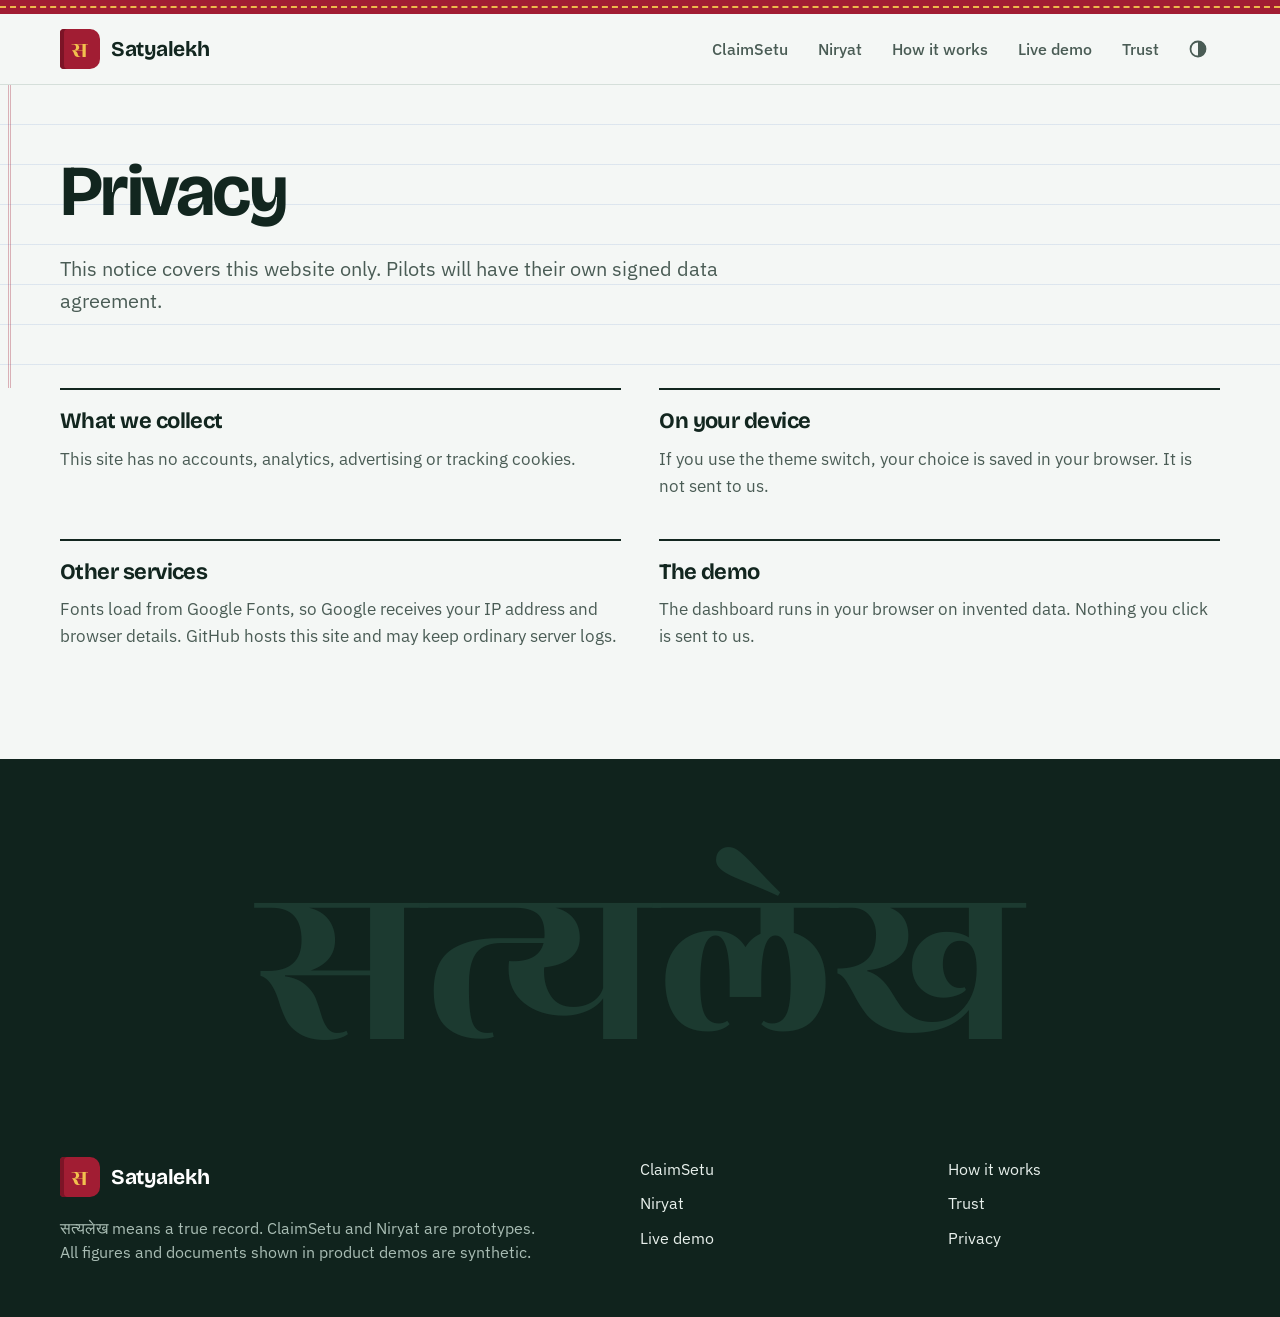
<file: privacy.html>
<!doctype html>
<html lang="en"><head><meta charset="utf-8"><meta name="viewport" content="width=device-width,initial-scale=1">
<title>Privacy at Satyalekh</title><meta name="description" content="What this website does with your data."><meta name="robots" content="noindex"><link rel="canonical" href="https://rahul263-stack.github.io/satyalekh/privacy.html"><meta property="og:url" content="https://rahul263-stack.github.io/satyalekh/privacy.html"><meta property="og:image" content="https://rahul263-stack.github.io/satyalekh/assets/share.png"><meta property="og:image:width" content="1200"><meta property="og:image:height" content="630"><meta name="twitter:card" content="summary_large_image"><meta property="og:type" content="website"><meta property="og:site_name" content="Satyalekh"><meta property="og:title" content="Privacy at Satyalekh"><meta property="og:description" content="What this website does with your data."><meta name="theme-color" content="#A11D33"><script src="assets/theme.js"></script>
<link rel="icon" href="data:image/svg+xml,<svg xmlns='http://www.w3.org/2000/svg' viewBox='0 0 64 64'><rect width='64' height='64' rx='10' fill='%23A11D33'/><path d='M10 10v44' stroke='%23F2C14E' stroke-width='4' stroke-dasharray='7 5'/><path d='M22 34l9 10 20-24' fill='none' stroke='white' stroke-width='7'/></svg>">
<link rel="preconnect" href="https://fonts.googleapis.com"><link rel="preconnect" href="https://fonts.gstatic.com" crossorigin>
<link href="https://fonts.googleapis.com/css2?family=Bricolage+Grotesque:opsz,wght@12..96,600;12..96,700&family=IBM+Plex+Mono:wght@400;500;600&family=IBM+Plex+Sans:wght@400;500;600;700&family=Rozha+One&display=swap" rel="stylesheet">
<link rel="stylesheet" href="assets/site.css"></head><body>
<a class="skip" href="#main">Skip to content</a><div class="binding" aria-hidden="true"></div>
<header class="top"><div class="wrap bar"><a class="logo" href="index.html"><i aria-hidden="true">स</i>Satyalekh</a><button class="menu" type="button" aria-expanded="false" aria-controls="nav">Menu</button><nav class="nav" id="nav" aria-label="Main"><a href="claimsetu.html">ClaimSetu</a><a href="niryat.html">Niryat</a><a href="how-it-works.html">How it works</a><a href="demo.html">Live demo</a><a href="trust.html">Trust</a><button class="theme" type="button" aria-label="Switch light or dark theme"><svg width="20" height="20" viewBox="0 0 20 20" aria-hidden="true"><circle cx="10" cy="10" r="7.5" fill="none" stroke="currentColor" stroke-width="1.8"/><path d="M10 2.5a7.5 7.5 0 0 1 0 15z" fill="currentColor"/></svg><span>Theme</span></button></nav></div></header>
<main id="main">
<section class="hero"><div class="wrap" style="grid-template-columns:minmax(0,1fr)"><div class="hero-copy" style="max-width:820px"><h1>Privacy</h1><p class="lead">This notice covers this website only. Pilots will have their own signed data agreement.</p></div></div></section>
<section style="padding-top:0"><div class="wrap cols two"><div><h3>What we collect</h3><p>This site has no accounts, analytics, advertising or tracking cookies.</p></div><div><h3>On your device</h3><p>If you use the theme switch, your choice is saved in your browser. It is not sent to us.</p></div><div><h3>Other services</h3><p>Fonts load from Google Fonts, so Google receives your IP address and browser details. GitHub hosts this site and may keep ordinary server logs.</p></div><div><h3>The demo</h3><p>The dashboard runs in your browser on invented data. Nothing you click is sent to us.</p></div></div></section></main>
<footer><div class="word" aria-hidden="true">सत्यलेख</div><div class="wrap"><div><a class="logo" href="index.html"><i aria-hidden="true">स</i>Satyalekh</a><p>सत्यलेख means a true record. ClaimSetu and Niryat are prototypes. All figures and documents shown in product demos are synthetic.</p></div><nav aria-label="Products"><a href="claimsetu.html">ClaimSetu</a><a href="niryat.html">Niryat</a><a href="demo.html">Live demo</a></nav><nav aria-label="Company"><a href="how-it-works.html">How it works</a><a href="trust.html">Trust</a><a href="privacy.html">Privacy</a></nav></div></footer>
<script src="assets/site.js"></script></body></html>
</file>
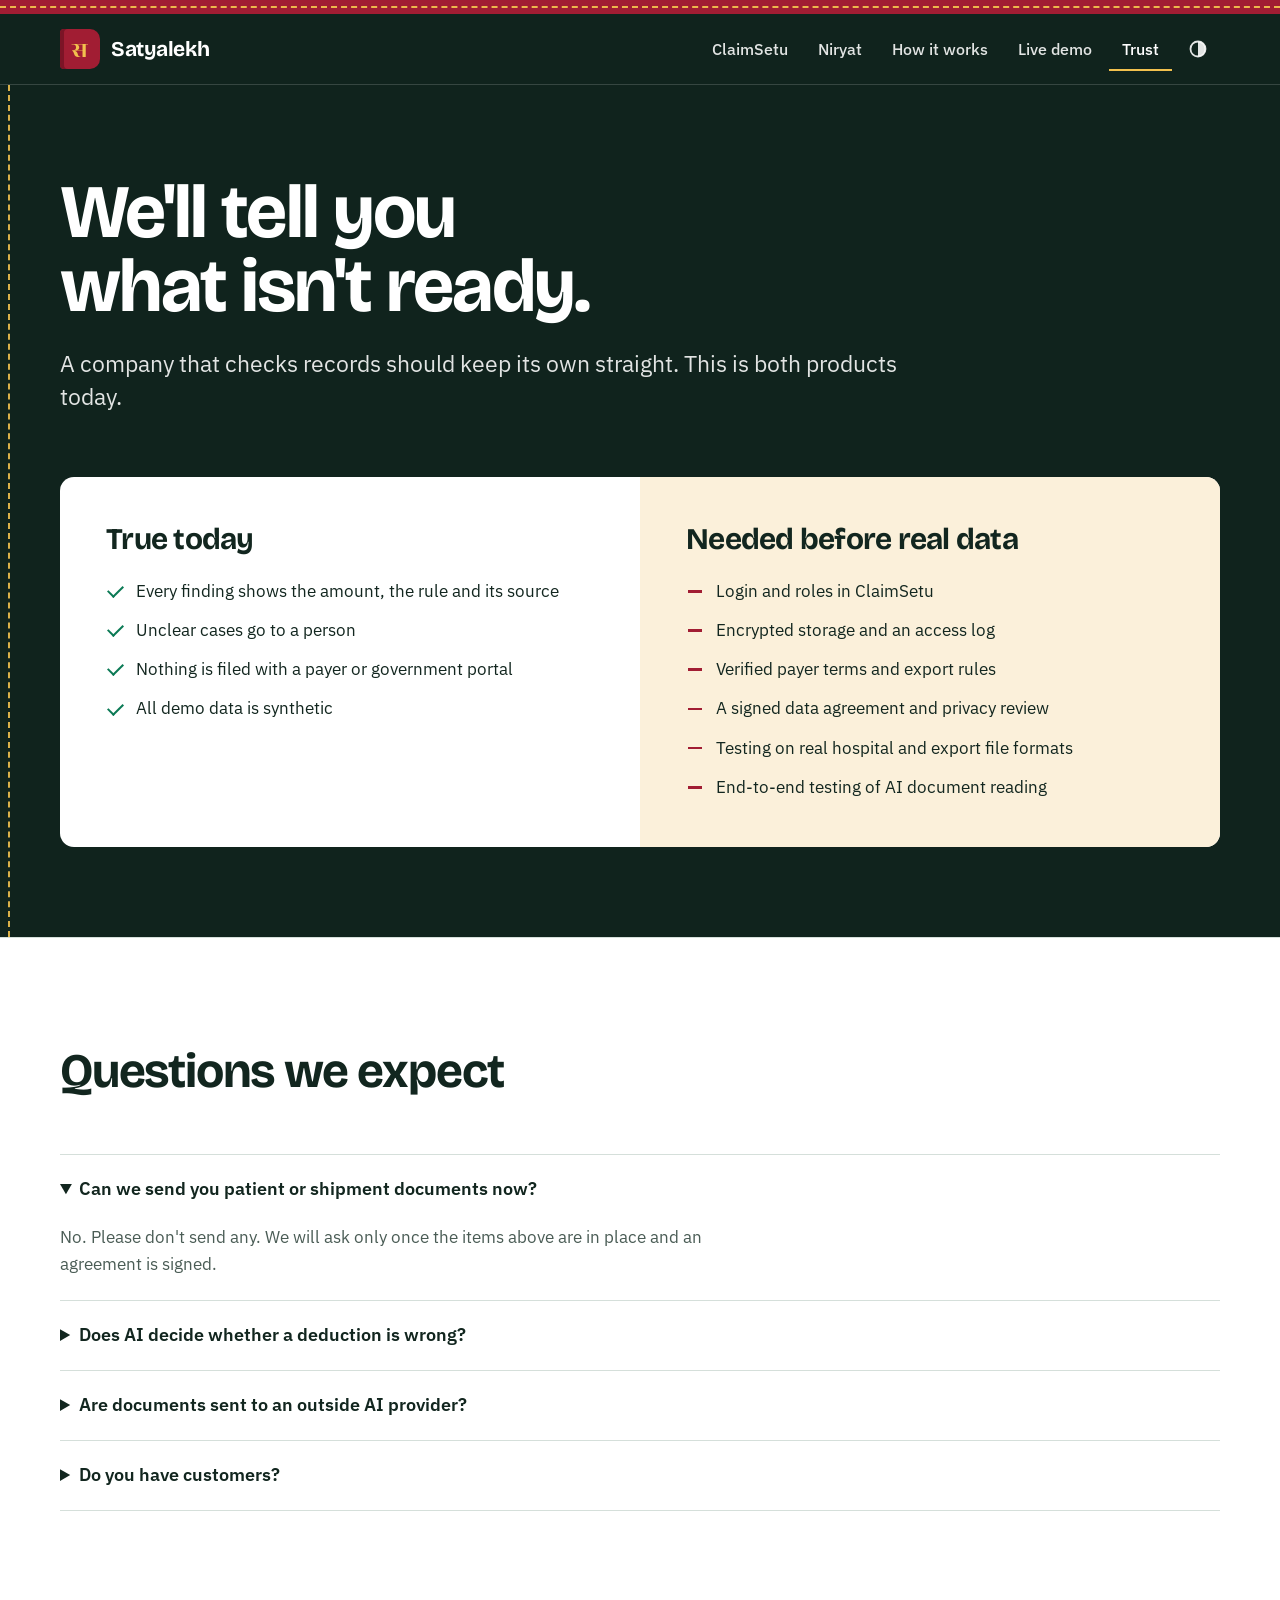
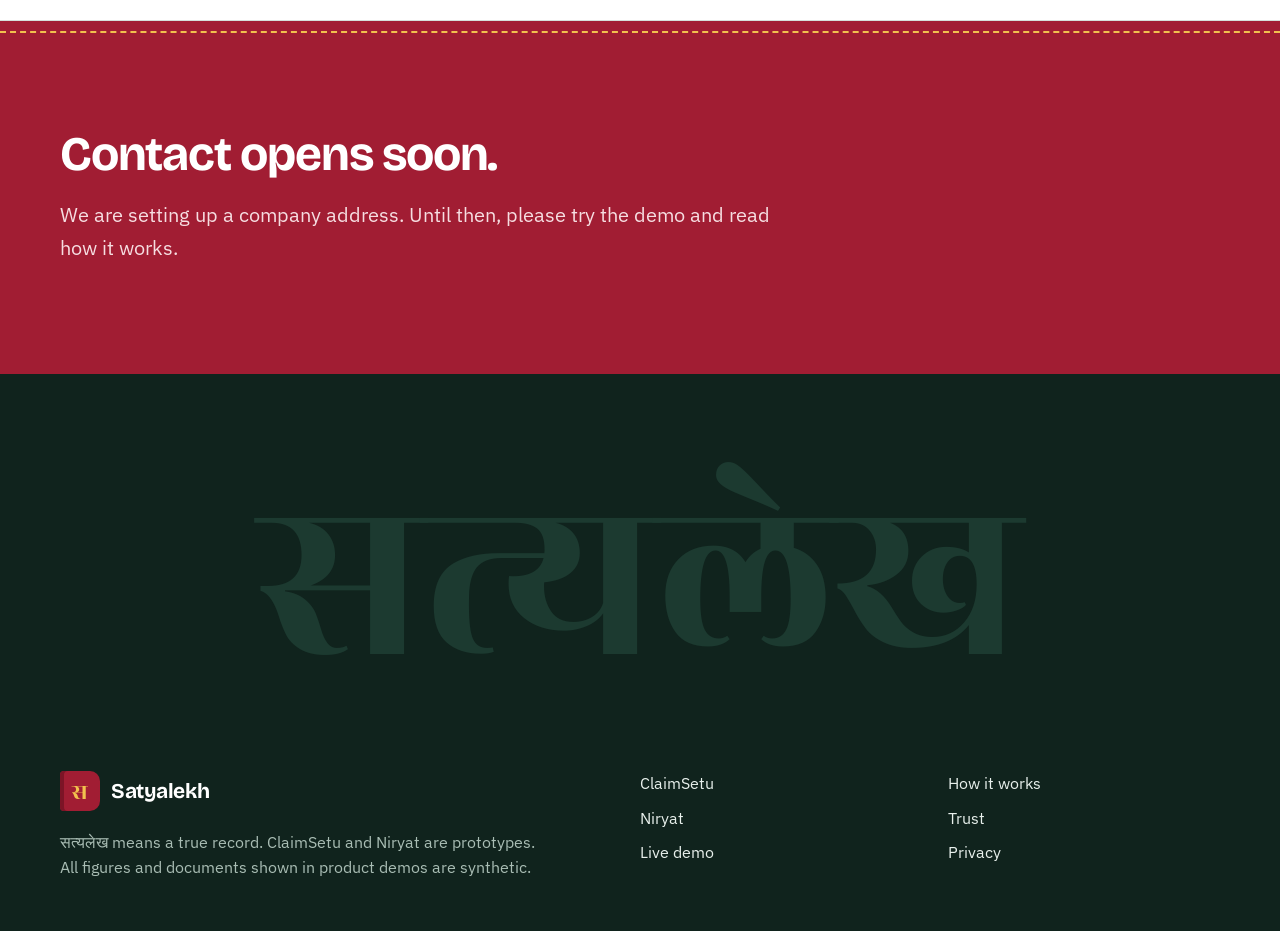
<file: trust.html>
<!doctype html>
<html lang="en"><head><meta charset="utf-8"><meta name="viewport" content="width=device-width,initial-scale=1">
<title>Trust at Satyalekh</title><meta name="description" content="What Satyalekh prototypes do and do not do with data."><meta name="robots" content="noindex"><link rel="canonical" href="https://rahul263-stack.github.io/satyalekh/trust.html"><meta property="og:url" content="https://rahul263-stack.github.io/satyalekh/trust.html"><meta property="og:image" content="https://rahul263-stack.github.io/satyalekh/assets/share.png"><meta property="og:image:width" content="1200"><meta property="og:image:height" content="630"><meta name="twitter:card" content="summary_large_image"><meta property="og:type" content="website"><meta property="og:site_name" content="Satyalekh"><meta property="og:title" content="Trust at Satyalekh"><meta property="og:description" content="What Satyalekh prototypes do and do not do with data."><meta name="theme-color" content="#A11D33"><script src="assets/theme.js"></script>
<link rel="icon" href="data:image/svg+xml,<svg xmlns='http://www.w3.org/2000/svg' viewBox='0 0 64 64'><rect width='64' height='64' rx='10' fill='%23A11D33'/><path d='M10 10v44' stroke='%23F2C14E' stroke-width='4' stroke-dasharray='7 5'/><path d='M22 34l9 10 20-24' fill='none' stroke='white' stroke-width='7'/></svg>">
<link rel="preconnect" href="https://fonts.googleapis.com"><link rel="preconnect" href="https://fonts.gstatic.com" crossorigin>
<link href="https://fonts.googleapis.com/css2?family=Bricolage+Grotesque:opsz,wght@12..96,600;12..96,700&family=IBM+Plex+Mono:wght@400;500;600&family=IBM+Plex+Sans:wght@400;500;600;700&family=Rozha+One&display=swap" rel="stylesheet">
<link rel="stylesheet" href="assets/site.css"></head><body>
<a class="skip" href="#main">Skip to content</a><div class="binding" aria-hidden="true"></div>
<header class="top"><div class="wrap bar"><a class="logo" href="index.html"><i aria-hidden="true">स</i>Satyalekh</a><button class="menu" type="button" aria-expanded="false" aria-controls="nav">Menu</button><nav class="nav" id="nav" aria-label="Main"><a href="claimsetu.html">ClaimSetu</a><a href="niryat.html">Niryat</a><a href="how-it-works.html">How it works</a><a href="demo.html">Live demo</a><a href="trust.html" aria-current="page">Trust</a><button class="theme" type="button" aria-label="Switch light or dark theme"><svg width="20" height="20" viewBox="0 0 20 20" aria-hidden="true"><circle cx="10" cy="10" r="7.5" fill="none" stroke="currentColor" stroke-width="1.8"/><path d="M10 2.5a7.5 7.5 0 0 1 0 15z" fill="currentColor"/></svg><span>Theme</span></button></nav></div></header>
<main id="main">
<section class="hero bold dark trust"><div class="wrap"><div class="hero-copy"><h1>We'll tell you what isn't ready.</h1><p class="lead">A company that checks records should keep its own straight. This is both products today.</p></div><div class="board"><div><h2>True today</h2><ul class="ticks"><li>Every finding shows the amount, the rule and its source</li><li>Unclear cases go to a person</li><li>Nothing is filed with a payer or government portal</li><li>All demo data is synthetic</li></ul></div><div><h2>Needed before real data</h2><ul class="ticks crosses"><li>Login and roles in ClaimSetu</li><li>Encrypted storage and an access log</li><li>Verified payer terms and export rules</li><li>A signed data agreement and privacy review</li><li>Testing on real hospital and export file formats</li><li>End-to-end testing of AI document reading</li></ul></div></div></div></section>
<section class="sheet"><div class="wrap"><div class="sec-head"><h2>Questions we expect</h2></div>
<details class="q" open><summary>Can we send you patient or shipment documents now?</summary><p>No. Please don't send any. We will ask only once the items above are in place and an agreement is signed.</p></details><details class="q"><summary>Does AI decide whether a deduction is wrong?</summary><p>No. Rules and arithmetic produce the finding, and a reviewer confirms it. AI can help read documents, where switched on.</p></details><details class="q"><summary>Are documents sent to an outside AI provider?</summary><p>Niryat's pilot tool reads locally by default. Its optional Claude mode needs the client's written consent and has not been run on a real document. ClaimSetu has an optional mode that sends uploaded documents to Anthropic's API. It is off unless a key is added, and is untested end to end.</p></details><details class="q"><summary>Do you have customers?</summary><p>Not yet. We are looking for the first hospitals and exporters to learn from.</p></details></div></section><section class="end" id="contact"><div class="wrap" style="grid-template-columns:minmax(0,1fr)"><div><h2>Contact opens soon.</h2><p class="lead">We are setting up a company address. Until then, please try the demo and read how it works.</p></div></div></section></main>
<footer><div class="word" aria-hidden="true">सत्यलेख</div><div class="wrap"><div><a class="logo" href="index.html"><i aria-hidden="true">स</i>Satyalekh</a><p>सत्यलेख means a true record. ClaimSetu and Niryat are prototypes. All figures and documents shown in product demos are synthetic.</p></div><nav aria-label="Products"><a href="claimsetu.html">ClaimSetu</a><a href="niryat.html">Niryat</a><a href="demo.html">Live demo</a></nav><nav aria-label="Company"><a href="how-it-works.html">How it works</a><a href="trust.html">Trust</a><a href="privacy.html">Privacy</a></nav></div></footer>
<script src="assets/site.js"></script></body></html>
</file>
<file: assets/site.css>
/* Layout: an account book. A stitched madder cloth edge binds cool ruled pages; evidence is set in mono, speech in sans. */
:root{
  --paper:#F4F7F5; --sheet:#FFFFFF; --ink:#12261F; --ink-2:#4A5C55; --ink-3:#66766F; --rule:#D5DFDA; --rule-2:#E7EDEA;
  --cloth:#A11D33; --cloth-deep:#7C1426; --thread:#F2C14E; --night:#10231D; --night-2:#18332A; --on-night:#E8F0EC; --on-night-2:#A9BDB4;
  --good:#0B7A55; --good-bg:#E1F2EA; --warn:#C77F00; --warn-ink:#875600; --warn-bg:#FBF0DA; --info:#3F6FC0; --info-bg:#E6EDF9;
  --display:'Bricolage Grotesque','Segoe UI',system-ui,sans-serif; --body:'IBM Plex Sans','Segoe UI',system-ui,sans-serif; --mono:'IBM Plex Mono',Consolas,monospace; --deva:'Rozha One','Nirmala UI',serif;
  --tint:#F6F9F7; --edge:#AFC0B8; --head:rgba(244,247,245,.94); --hl:#FBE7B2; --mark:#A11D33; --lane-a:#FBF4E4; --lane-b:#F1F6F4; --lane-c:#EDF2FB; --c-g:#0B7A55; --c-w:#C77F00; --c-a:#3F6FC0; --grid:#E1E9E5; --ruleline:rgba(63,111,192,.13); --margin:rgba(161,29,51,.32);
  --max:1200px; --r:10px;
}
*{box-sizing:border-box}[hidden]{display:none!important}
html{scroll-behavior:smooth;scroll-padding-top:90px;background:var(--paper)}
body{margin:0;background:var(--paper);color:var(--ink);font:400 17px/1.6 var(--body);-webkit-font-smoothing:antialiased}
h1,h2,h3,h4,p,ul,ol,figure,dl,dd{margin:0}ul,ol{padding:0;list-style:none}img,svg{max-width:100%;display:block}a{color:inherit}
h1,h2,h3{font-family:var(--display);letter-spacing:-.025em;text-wrap:balance;font-weight:700}
h1{font-size:clamp(40px,5.6vw,72px);line-height:1.02}h2{font-size:clamp(30px,3.9vw,48px);line-height:1.08}h3{font-size:22px;line-height:1.25}
.wrap{max-width:var(--max);margin:0 auto;padding-inline:max(20px,env(safe-area-inset-left)) max(20px,env(safe-area-inset-right))}
.lead{font-size:clamp(18px,1.6vw,21px);color:var(--ink-2);max-width:60ch}
.small{font-size:14.5px;color:var(--ink-3)}.mono{font-family:var(--mono)}.num{font-variant-numeric:tabular-nums}
:focus-visible{outline:3px solid var(--info);outline-offset:3px;border-radius:4px}
.skip{position:absolute;left:-999px}.skip:focus{left:12px;top:12px;z-index:99;background:var(--sheet);padding:10px 14px}
.vh{position:absolute;width:1px;height:1px;overflow:hidden;clip-path:inset(50%)}

/* bound edge */
.binding{height:14px;background:var(--cloth);position:relative}
.binding::after{content:"";position:absolute;inset:6px 0 auto;border-top:2px dashed var(--thread);opacity:.95}
header.top{position:sticky;top:0;z-index:40;background:var(--head);backdrop-filter:blur(10px);border-bottom:1px solid var(--rule)}
.bar{display:flex;align-items:center;justify-content:space-between;gap:24px;min-height:70px}
.logo{display:flex;align-items:center;gap:11px;text-decoration:none;font:700 21px var(--display);letter-spacing:-.02em}
.logo i{font:400 23px/1 var(--deva);font-style:normal;width:40px;height:40px;background:var(--cloth);color:var(--thread);display:grid;place-items:center;border-radius:4px 10px 10px 4px;padding-top:3px;box-shadow:inset 4px 0 0 var(--cloth-deep)}
.nav{display:flex;align-items:center;gap:4px}
.nav a{padding:10px 13px;text-decoration:none;color:var(--ink-2);font-weight:500;font-size:15.5px;border-radius:8px}
.nav a:hover{color:var(--ink);background:var(--rule-2)}.nav a[aria-current]{color:var(--ink);box-shadow:inset 0 -2px 0 var(--mark);border-radius:0}
.btn{display:inline-flex;align-items:center;justify-content:center;gap:8px;min-height:48px;padding:0 22px;border-radius:8px;border:1.5px solid transparent;font:600 16px var(--body);text-decoration:none;cursor:pointer;transition:background .18s,border-color .18s,transform .18s}
.btn:active{transform:translateY(1px)}.btn.p{background:var(--cloth);color:#fff}.btn.p:hover{background:var(--cloth-deep)}
.btn.s{border-color:var(--edge);color:var(--ink);background:transparent}.btn.s:hover{border-color:var(--ink);background:var(--sheet)}
.nav a.btn.p{color:#fff;min-height:44px;padding:0 18px;margin-left:8px;border-radius:8px}.nav a.btn.p:hover{background:var(--cloth-deep)}
.cta{display:flex;gap:12px;flex-wrap:wrap}
.menu{display:none;border:1px solid var(--rule);background:var(--sheet);border-radius:8px;min-height:44px;padding:0 14px;font:600 15px var(--body);color:var(--ink);cursor:pointer}

section{padding-block:clamp(64px,8.5vw,116px)}
.sec-head{display:grid;gap:16px;max-width:760px;margin-bottom:clamp(32px,4.5vw,56px)}
.night{background:var(--night);color:var(--on-night)}.night .lead,.night .small{color:var(--on-night-2)}
.sheet{background:var(--sheet);border-block:1px solid var(--rule)}

/* hero + letter */
.hero{padding-block:clamp(44px,5.5vw,84px)}
.hero .wrap{display:grid;grid-template-columns:minmax(0,1fr) minmax(0,1.06fr);gap:clamp(32px,5vw,72px);align-items:center}
.hero-copy{display:grid;gap:24px}
.status{display:inline-flex;gap:10px;align-items:center;font-size:15px;color:var(--ink-2)}
.status b{font-weight:600;color:var(--warn-ink);background:var(--warn-bg);padding:3px 10px;border-radius:5px}
.letter{background:var(--sheet);border:1px solid var(--rule);border-left:10px solid var(--cloth);border-radius:4px 12px 12px 4px;box-shadow:0 28px 60px -34px rgba(18,38,31,.45);min-width:0}
.letter-h{display:flex;justify-content:space-between;gap:14px;flex-wrap:wrap;padding:18px 22px;border-bottom:1px solid var(--rule);font:500 13.5px/1.5 var(--mono);color:var(--ink-2)}
.letter-h strong{color:var(--ink);font-weight:600}
.line{display:block;width:100%;text-align:left;background:none;border:0;border-bottom:1px solid var(--rule-2);padding:14px 22px;font:inherit;color:inherit;cursor:pointer;position:relative}
.line:hover{background:var(--tint)}.line[aria-expanded=true]{background:var(--tint)}
.line .row{display:grid;grid-template-columns:minmax(0,1fr) auto auto;gap:14px;align-items:center}
.line .what{font-weight:600;font-size:16px}.line .why{font-size:14px;color:var(--ink-3);display:block;font-weight:400}
.line .amt{font:500 16px var(--mono);font-variant-numeric:tabular-nums}
.tag{display:inline-flex;align-items:center;gap:7px;font-weight:600;font-size:13.5px;padding:4px 10px;border-radius:5px;white-space:nowrap}
.tag::before{content:"";width:8px;height:8px;border-radius:50%;background:currentColor}
.tag.g{color:var(--good);background:var(--good-bg)}.tag.a{color:var(--info);background:var(--info-bg)}.tag.w{color:var(--warn-ink);background:var(--warn-bg)}
.tag.w::before{border-radius:1px;transform:rotate(45deg)}.tag.a::before{border-radius:1px}
.proof{padding:4px 22px 18px;border-bottom:1px solid var(--rule-2);background:var(--tint);font-size:15px;color:var(--ink-2)}
.proof code{display:block;font:500 13.5px/1.6 var(--mono);color:var(--ink);background:var(--sheet);border:1px solid var(--rule);border-radius:6px;padding:10px 12px;margin-top:8px;overflow-wrap:anywhere}
.sum{display:grid;grid-template-columns:repeat(4,1fr)}
.sum div{padding:16px 14px 16px 22px;border-right:1px solid var(--rule-2)}.sum div:last-child{border:0}
.sum dt{font-size:13.5px;color:var(--ink-3)}.sum dd{font:700 23px var(--display);font-variant-numeric:tabular-nums}.sum .win dd{color:var(--good)}

/* product pair */
.pair{display:grid;grid-template-columns:repeat(2,minmax(0,1fr));gap:0;border:1px solid var(--rule);background:var(--sheet);border-radius:14px;overflow:hidden}
.prod{padding:clamp(26px,3.4vw,46px);display:flex;flex-direction:column;gap:18px;min-width:0}.prod+.prod{border-left:1px solid var(--rule)}
.prod h3{font-size:34px}.prod .small{margin-top:auto}
.eq{display:grid;gap:0;border:1px solid var(--rule);border-radius:8px;font-size:15px;overflow:hidden}
.eq div{display:grid;grid-template-columns:104px minmax(0,1fr);gap:12px;padding:11px 14px}.eq div+div{border-top:1px solid var(--rule-2)}.eq dt{color:var(--ink-3)}.eq dd{font-weight:500}
.ticks{display:grid;gap:12px}.ticks li{padding-left:30px;position:relative}.ticks li::before{content:"";position:absolute;left:2px;top:.42em;width:13px;height:7px;border:solid var(--good);border-width:0 0 2.5px 2.5px;transform:rotate(-45deg)}
.crosses li::before{border:0;width:14px;height:2.5px;background:var(--mark);top:.72em;transform:none}

/* stepper */
.stepper{display:grid;grid-template-columns:minmax(260px,.8fr) minmax(0,1.5fr);gap:clamp(24px,4vw,60px);align-items:start}
.steps{border-left:2px solid #31514A}
.steps button{display:block;width:100%;text-align:left;background:none;border:0;color:var(--on-night-2);font:500 18px/1.35 var(--body);padding:14px 22px;cursor:pointer;margin-left:-2px;border-left:2px solid transparent}
.steps button:hover{color:#fff}.steps button[aria-selected=true]{color:#fff;font-weight:600;border-left-color:var(--thread)}
.steps small{display:block;font-size:14px;font-weight:400;color:var(--on-night-2)}
.stage{background:var(--sheet);color:var(--ink);border-radius:12px;padding:clamp(22px,3vw,38px);min-height:430px;display:grid;gap:18px;align-content:start;min-width:0}
.stage .lead{color:var(--ink-2)}
.docs{display:grid;gap:10px;grid-template-columns:repeat(3,minmax(0,1fr))}
.doc{border:1px solid var(--rule);border-radius:8px;padding:14px;font:500 13px/1.65 var(--mono);color:var(--ink-2);overflow-wrap:anywhere}.doc b{display:block;font:600 14.5px var(--body);color:var(--ink);margin-bottom:6px}
.doc mark{background:var(--hl);color:inherit;border-radius:2px;padding:0 2px}
.calc{display:grid;gap:0;border:1px solid var(--rule);border-radius:8px;overflow:hidden}.calc div{display:flex;justify-content:space-between;gap:16px;padding:11px 16px}.calc div+div{border-top:1px solid var(--rule-2)}.calc .tot{background:var(--good-bg);font-weight:700;color:var(--good)}.calc span:last-child:not(.tag){font-family:var(--mono);white-space:nowrap}

/* swimlane + architecture svg */
.diagram{overflow-x:auto;border:1px solid var(--rule);background:var(--sheet);border-radius:14px;padding:20px}
.diagram svg{min-width:980px;width:100%;height:auto;max-width:none}
.diagram text{font-family:var(--body);fill:var(--ink)}
.hint{display:none}
/* chain */
.chain{display:grid;grid-template-columns:repeat(4,minmax(0,1fr));gap:12px}
.link{text-align:left;background:var(--sheet);border:1.5px solid var(--rule);border-radius:10px;padding:16px;font:inherit;color:inherit;cursor:pointer;display:grid;gap:8px;min-width:0}
.link:hover{border-color:var(--ink-3)}.link[aria-pressed=true]{border-color:var(--ink);box-shadow:0 0 0 1px var(--ink)}
.link b{font-size:16.5px}.link .ref{font:500 13px var(--mono);color:var(--ink-3);overflow-wrap:anywhere}
.finding{margin-top:16px;border:1px solid var(--rule);background:var(--sheet);border-radius:10px;padding:24px;display:grid;gap:12px}
.kv{display:grid;grid-template-columns:repeat(auto-fit,minmax(200px,1fr));gap:12px}.kv div{border-left:2px solid var(--rule);padding-left:14px}.kv dt{font-size:14px;color:var(--ink-3)}.kv dd{font-weight:600;overflow-wrap:anywhere}

.shot{border:1px solid var(--rule);border-radius:10px;overflow:hidden;background:var(--sheet);box-shadow:0 30px 70px -44px rgba(18,38,31,.55)}.shot img{width:100%;height:auto}
figcaption{font-size:14.5px;color:var(--ink-3);padding-top:12px}.night figcaption{color:var(--on-night-2)}
.feat{display:grid;grid-template-columns:minmax(0,5fr) minmax(0,7fr);gap:clamp(28px,5vw,72px);align-items:center}.feat+.feat{margin-top:clamp(60px,8vw,110px)}.feat.r>:first-child{order:2}.feat>div{display:grid;gap:18px}
.cols{display:grid;grid-template-columns:repeat(3,minmax(0,1fr));gap:clamp(24px,3vw,44px)}.cols>div{display:grid;gap:10px;align-content:start;border-top:2px solid var(--ink);padding-top:18px}.cols.two{grid-template-columns:repeat(2,minmax(0,1fr))}.night .cols>div{border-color:var(--thread)}.night .cols p{color:var(--on-night-2)}.cols p{color:var(--ink-2)}
.tablebox{overflow-x:auto;border:1px solid var(--rule);border-radius:10px;background:var(--sheet)}
table{width:100%;border-collapse:collapse;font-size:15.5px}th,td{text-align:left;padding:13px 16px;border-bottom:1px solid var(--rule-2);vertical-align:top}th{font-weight:600;color:var(--ink-2);font-size:14.5px;background:var(--tint)}tr:last-child td{border-bottom:0}td.n,th.n{text-align:right;font-variant-numeric:tabular-nums;white-space:nowrap}
details.q{border-top:1px solid var(--rule)}details.q:last-child{border-bottom:1px solid var(--rule)}details.q summary{cursor:pointer;padding:20px 0;font-weight:600;font-size:18px}details.q p{padding-bottom:22px;color:var(--ink-2);max-width:70ch}
.end{background:var(--cloth);color:#fff;position:relative}.end::before{content:"";position:absolute;inset:10px 0 auto;border-top:2px dashed var(--thread)}.end .wrap{display:grid;grid-template-columns:minmax(0,1.2fr) minmax(0,1fr);gap:40px;align-items:center}.end .lead{color:#F6DDE1;margin-top:18px}
.card-f{background:var(--sheet);color:var(--ink);border-radius:12px;padding:26px;display:grid;gap:14px}.card-f label{display:grid;gap:6px;font-weight:600;font-size:15px}.card-f input,.card-f select,.card-f textarea{font:400 16px var(--body);color:var(--ink);padding:11px 13px;border:1.5px solid var(--edge);border-radius:7px;background:var(--sheet);width:100%}.card-f .small{margin:0}
footer{background:var(--night);color:var(--on-night-2);padding-block:52px;font-size:15.5px}footer .wrap{display:grid;grid-template-columns:2fr 1fr 1fr;gap:36px}footer a{color:var(--on-night);text-decoration:none;display:block;padding:5px 0}footer a:hover{text-decoration:underline}footer .logo{display:flex;color:#fff}footer p{margin-top:14px;max-width:48ch}

/* dashboard */
.app{padding-block:32px 80px}
.app-h{display:flex;justify-content:space-between;align-items:end;gap:20px;flex-wrap:wrap;margin-bottom:22px}.app-h h1{font-size:clamp(30px,3.6vw,42px)}
.filters{display:flex;gap:12px;flex-wrap:wrap;align-items:end;margin-bottom:18px}.filters label{display:grid;gap:5px;font-size:14px;font-weight:600;color:var(--ink-2)}.filters select,.filters button{min-height:44px;font:500 15px var(--body);color:var(--ink);padding:0 14px;border:1.5px solid var(--edge);border-radius:8px;background:var(--sheet);cursor:pointer}
.kpis{display:grid;grid-template-columns:repeat(4,minmax(0,1fr));border:1px solid var(--rule);background:var(--sheet);border-radius:12px;margin-bottom:16px}.kpis div{padding:20px 22px}.kpis div+div{border-left:1px solid var(--rule-2)}.kpis dt{color:var(--ink-2);font-size:15px}.kpis dd{font:700 clamp(25px,2.7vw,34px)/1.2 var(--display);font-variant-numeric:tabular-nums}.kpis small{color:var(--ink-3);font-size:14px}
.grid{display:grid;grid-template-columns:repeat(12,minmax(0,1fr));gap:16px}.panel{background:var(--sheet);border:1px solid var(--rule);border-radius:12px;padding:20px 22px;min-width:0}.p7{grid-column:span 7}.p5{grid-column:span 5}.p6{grid-column:span 6}.p12{grid-column:span 12}
.panel h2{font-size:19px;letter-spacing:-.01em}.panel-h{display:flex;justify-content:space-between;gap:12px;align-items:start;margin-bottom:10px;flex-wrap:wrap}.panel-h .small{margin-top:2px}.tv{border:0;background:none;color:var(--info);font:600 14px var(--body);cursor:pointer;padding:8px;min-height:40px}
.legend{display:flex;gap:16px;flex-wrap:wrap;font-size:14px;color:var(--ink-2);margin-bottom:8px}.legend span{display:flex;align-items:center;gap:7px}.legend i{width:11px;height:11px;border-radius:3px}
.plot svg{width:100%;height:auto;overflow:visible}.plot text{font:400 12.5px var(--body);fill:var(--ink-2)}.plot .hit{fill:transparent;cursor:default}.plot .hit:focus{outline:none;fill:rgba(18,38,31,.06)}
#tip{position:fixed;z-index:80;pointer-events:none;background:var(--ink);color:var(--paper);padding:10px 12px;border-radius:8px;font-size:14px;line-height:1.5;max-width:260px;opacity:0;transition:opacity .1s}#tip b{display:block}
.claims tr[data-id]{cursor:pointer}.claims tbody tr:hover{background:var(--tint)}.claims button{border:0;background:none;font:500 14.5px var(--mono);color:var(--info);cursor:pointer;padding:6px 0;text-decoration:underline;text-underline-offset:3px}
dialog{border:0;border-radius:14px 0 0 14px;padding:0;width:min(560px,100vw);height:100dvh;max-height:none;margin:0 0 0 auto;background:var(--sheet);color:var(--ink)}dialog::backdrop{background:rgba(16,35,29,.5)}.dw{padding:26px 28px;display:grid;gap:18px}.dw-h{display:flex;justify-content:space-between;gap:14px;align-items:start}.x{border:1px solid var(--rule);background:var(--sheet);border-radius:8px;width:44px;height:44px;font-size:20px;cursor:pointer;color:var(--ink)}
.appeal{font:400 14px/1.65 var(--mono);white-space:pre-wrap;border:1px solid var(--rule);border-radius:8px;padding:16px;background:var(--tint)}
.notice{background:var(--warn-bg);color:var(--warn-ink);border-radius:8px;padding:12px 16px;font-size:15px;margin-bottom:20px}
@media(max-width:940px){.hero .wrap,.stepper,.feat,.end .wrap{grid-template-columns:minmax(0,1fr)}.feat.r>:first-child{order:0}.pair,.cols,.cols.two{grid-template-columns:minmax(0,1fr)}.prod+.prod{border-left:0;border-top:1px solid var(--rule)}.chain{grid-template-columns:repeat(2,minmax(0,1fr))}.p7,.p5,.p6{grid-column:span 12}.kpis{grid-template-columns:repeat(2,minmax(0,1fr))}.kpis div:nth-child(3){border-left:0}.kpis div:nth-child(n+3){border-top:1px solid var(--rule-2)}.menu{display:block}.nav{display:none;position:absolute;left:0;right:0;top:100%;background:var(--paper);border-bottom:1px solid var(--rule);padding:12px 20px 20px;flex-direction:column;align-items:stretch}.nav.open{display:flex}.nav a{min-height:46px}.nav a.btn.p{margin:6px 0 0}.stage{min-height:0}.hint{display:block;margin-bottom:10px}footer .wrap{grid-template-columns:minmax(0,1fr)}}
@media(max-width:560px){body{font-size:16px}.docs{grid-template-columns:minmax(0,1fr)}.line{padding-inline:16px}.line .row{grid-template-columns:minmax(0,1fr) auto}.line .tag{grid-column:1/-1;justify-self:start}.sum div{padding:14px 12px}.sum{grid-template-columns:repeat(2,1fr)}.sum div:nth-child(n+3){border-top:1px solid var(--rule-2)}.sum dd{font-size:20px}.letter-h,.proof{padding-inline:16px}.cta .btn{width:100%}.filters label{flex:1 1 140px}.filters select{width:100%}.eq div{grid-template-columns:88px minmax(0,1fr)}}
@media(prefers-reduced-motion:no-preference){.letter .line{animation:settle .5s both}.letter .line:nth-of-type(2){animation-delay:.1s}.letter .line:nth-of-type(3){animation-delay:.2s}.letter .line:nth-of-type(4){animation-delay:.3s}@keyframes settle{from{transform:translateY(8px)}to{transform:none}}}
@media(prefers-reduced-motion:reduce){html{scroll-behavior:auto}*{transition:none!important}}

/* Account-book page: ruled lines, double margin, stitched spine */
.hero{position:relative;background:repeating-linear-gradient(transparent 0 39px,var(--ruleline) 39px 40px)}
.hero::before{content:"";position:absolute;inset:0 auto 0 max(8px,calc(50% - 640px));border-left:3px double var(--margin);pointer-events:none}
.hero .wrap{position:relative}h1{letter-spacing:-.035em}
.letter{position:relative}.letter::before{content:"";position:absolute;left:-6px;top:0;bottom:0;border-left:2px dashed var(--thread);z-index:1}
.split{display:flex;gap:2px;padding:18px 22px 0}.split i{height:14px;border-radius:3px}.sg{background:var(--c-g)}.sa{background:var(--c-a)}.sw{background:var(--c-w)}
.sum{grid-template-columns:repeat(3,1fr)}.sum div{border-right:0}.sum dt{display:flex;gap:7px;align-items:center}.sum dt::before{content:"";width:9px;height:9px;border-radius:2px;background:var(--c-g);flex:none}.sum div:nth-child(2) dt::before{background:var(--c-a)}.sum div:nth-child(3) dt::before{background:var(--c-w)}
.pv{--p:clamp(26px,3.4vw,46px);background:var(--tint);margin:calc(var(--p)*-1) calc(var(--p)*-1) 8px;padding:34px var(--p) 26px;border-bottom:1px solid var(--rule);display:grid;gap:14px;align-content:end;min-height:176px}
.cutbar{display:flex;gap:2px;font:600 18px/1.25 var(--mono)}.cutbar span{padding:13px 16px;background:var(--info-bg);border-radius:4px;min-width:0}.cutbar .over{background:#0B7A55;color:#fff}.cutbar small{font:400 14px var(--body)}
.links{display:grid;grid-template-columns:repeat(4,1fr);font-weight:600;font-size:14.5px;text-align:center}.links span{position:relative;padding-top:36px}.links span::before{content:"";position:absolute;top:4px;left:calc(50% - 11px);width:22px;height:22px;border-radius:50%;background:var(--c-a);z-index:1}.links span+span::after{content:"";position:absolute;top:14px;right:50%;width:100%;border-top:2px solid var(--c-a)}.links .bad::before{background:var(--mark);border-radius:3px;transform:rotate(45deg)}.links .off::before{background:var(--tint);border:2px dashed var(--ink-3)}.links .off::after{border-top:2px dashed var(--ink-3)!important}.links .off{color:var(--ink-3)}
.pv .small b{color:var(--mark)}.prod .pv .small{margin:0}
.diff{display:grid;gap:4px;padding:18px 22px;border-bottom:1px solid var(--rule-2)}.diff span{font-size:15px;color:var(--ink-2)}.diff b{font-size:clamp(25px,3vw,36px);font-weight:500;overflow-wrap:anywhere;line-height:1.25}.diff mark{background:var(--hl);color:inherit;padding:0 4px;border-radius:3px}.diff.res{background:var(--warn-bg)}.diff.res b{font:700 clamp(27px,3vw,38px) var(--display);color:var(--warn-ink)}
.arch{border-top:2px solid var(--ink)}.arch>li{display:grid;grid-template-columns:260px minmax(0,1fr) 130px;gap:28px;align-items:center;padding:24px 0;border-bottom:1px solid var(--rule);position:relative}.arch ul{display:flex;flex-wrap:wrap;gap:8px}.arch ul li{background:var(--sheet);border:1px solid var(--rule);border-radius:6px;padding:9px 14px;font-size:15.5px}.who{font-weight:600;font-size:15px;justify-self:end;color:var(--ink-2)}.who.hu{color:var(--mark)}
.arch>li:not(:last-child)::after{content:"";position:absolute;left:8px;bottom:-6px;width:11px;height:11px;border:solid var(--ink-3);border-width:0 2px 2px 0;transform:rotate(45deg);background:var(--paper)}
.plist{display:none}
.theme{display:inline-flex;align-items:center;gap:8px;min-width:44px;min-height:44px;justify-content:center;border:0;background:none;color:var(--ink-2);border-radius:8px;cursor:pointer;font:500 15.5px var(--body)}.theme:hover{background:var(--rule-2);color:var(--ink)}.theme span{display:none}
.steps button{border-radius:0 8px 8px 0}.steps button[aria-selected=true]{background:rgba(255,255,255,.07)}
footer{overflow:hidden}.word{font:400 clamp(92px,19vw,270px)/1.3 var(--deva);color:#1C3A30;text-align:center;white-space:nowrap;margin-bottom:24px;user-select:none}
.night{border-block:1px solid var(--rule)}.night .stage .small{color:var(--ink-3)}.night .stage .lead{color:var(--ink-2)}
.filters button:disabled{opacity:.45;cursor:default}
@media(max-width:940px){.diagram{display:none}.plist{display:grid}.plist li{position:relative;padding:0 0 24px 34px;display:grid}.plist li::before{content:"";position:absolute;left:4px;top:8px;width:14px;height:14px;border-radius:50%;border:2.5px solid var(--ink-3);background:var(--sheet);z-index:1}.plist li.hu::before{border-color:var(--mark)}.plist li:not(:last-child)::after{content:"";position:absolute;left:10px;top:18px;bottom:-8px;border-left:2px solid var(--rule)}.arch>li{grid-template-columns:minmax(0,1fr) auto;gap:14px}.arch ul{grid-column:1/-1;grid-row:2}.theme{justify-content:flex-start;padding:10px 13px}.theme span{display:inline}.hero::before{display:none}}
@media(max-width:560px){.sum{grid-template-columns:minmax(0,1fr);padding:10px 0}.sum div{display:flex;justify-content:space-between;align-items:center;padding:5px 16px!important;border:0!important}.split{padding-inline:16px}.links{font-size:13px}}
@media(prefers-color-scheme:dark){:root:not([data-theme=light]){--paper:#0E1A16;--sheet:#13241E;--ink:#E8F0EC;--ink-2:#B4C5BD;--ink-3:#93A79E;--rule:#2A4038;--rule-2:#1F342C;--tint:#182C25;--edge:#46614F;--head:rgba(14,26,22,.94);--hl:#5C4A12;--mark:#EE6B80;--night:#091310;--good:#5CCB9F;--good-bg:#153B2E;--warn-ink:#F0B95A;--warn-bg:#3A2D10;--info:#92B4EC;--info-bg:#1B2E4E;--lane-a:#2B2717;--lane-b:#182C25;--lane-c:#1A2840;--c-g:#1E9E72;--c-w:#C08412;--c-a:#6C93D0;--grid:#264037;--ruleline:rgba(146,180,236,.09);--margin:rgba(238,107,128,.3);color-scheme:dark}}
:root[data-theme=dark]{--paper:#0E1A16;--sheet:#13241E;--ink:#E8F0EC;--ink-2:#B4C5BD;--ink-3:#93A79E;--rule:#2A4038;--rule-2:#1F342C;--tint:#182C25;--edge:#46614F;--head:rgba(14,26,22,.94);--hl:#5C4A12;--mark:#EE6B80;--night:#091310;--good:#5CCB9F;--good-bg:#153B2E;--warn-ink:#F0B95A;--warn-bg:#3A2D10;--info:#92B4EC;--info-bg:#1B2E4E;--lane-a:#2B2717;--lane-b:#182C25;--lane-c:#1A2840;--c-g:#1E9E72;--c-w:#C08412;--c-a:#6C93D0;--grid:#264037;--ruleline:rgba(146,180,236,.09);--margin:rgba(238,107,128,.3);color-scheme:dark}

/* Bold openings, ledger statement, stacked chapters */
@view-transition{navigation:auto}
.hero.bold{--hb:#8F1729;background:var(--hb);color:#fff;padding-block:clamp(56px,7vw,112px)}
.hero.bold.green{--hb:#0A4A38}.hero.bold.blue{--hb:#1C3B78}
.hero.bold::before{left:max(8px,calc(50% - 640px));border-left:2px dashed var(--thread);opacity:.9}
.hero.bold h1{font-size:clamp(48px,7.4vw,112px);line-height:.98;letter-spacing:-.022em}
.hero.bold.green h1,.hero.bold.blue h1{font-size:clamp(44px,5.9vw,88px);line-height:.98}
.hero.bold .lead{color:rgba(255,255,255,.88);font-size:clamp(19px,1.8vw,24px);line-height:1.45}.hero.bold .status{color:rgba(255,255,255,.88)}
.hero.bold .btn{min-height:54px;padding-inline:26px}.hero.bold .btn.p{background:var(--thread);color:#2A1A02}.hero.bold .btn.p:hover{background:#FFD773}.hero.bold .btn.s{border-color:rgba(255,255,255,.6);color:#fff}.hero.bold .btn.s:hover{background:rgba(255,255,255,.14);border-color:#fff}
.hero.bold :focus-visible{outline-color:var(--thread)}.hero.bold .letter :focus-visible{outline-color:var(--info)}
.hero.bold figcaption{color:rgba(255,255,255,.85)}.hero.bold .letter{color:var(--ink)}.hero.bold .letter figcaption{color:var(--ink-3)}
.hero.bold .letter{box-shadow:0 50px 90px -30px rgba(0,0,0,.55);border:0;border-left:10px solid var(--cloth-deep)}
.hero.green .shot{width:min(860px,56vw);border:0;box-shadow:0 50px 90px -30px rgba(0,0,0,.55)}.hero.green{overflow-x:clip}
.stagewrap{min-width:0;display:grid;gap:14px;justify-items:end}.stagewrap .letter{width:100%}
.replay{background:none;border:0;color:#fff;font:600 15.5px var(--body);min-height:44px;cursor:pointer;text-decoration:underline;text-underline-offset:4px}
.scan{position:absolute;left:0;right:0;height:3px;background:var(--thread);box-shadow:0 0 22px 5px rgba(242,193,78,.75);z-index:2;pointer-events:none}
.ledger>div{display:flex;justify-content:space-between;align-items:baseline;gap:24px;border-bottom:1px solid var(--rule);padding:clamp(16px,2vw,28px) 0}.ledger>div:last-child{border-bottom:4px double var(--mark)}
.ledger dt{font-size:clamp(19px,2.3vw,30px);color:var(--ink-2)}.ledger dd{font:700 clamp(40px,8.6vw,128px)/1 var(--display);letter-spacing:-.032em;font-variant-numeric:tabular-nums;white-space:nowrap}
.hit-row dt{color:var(--ink);font-weight:600}.marker{padding:0 .1em;margin-right:-.1em;background:linear-gradient(var(--hl),var(--hl)) no-repeat 0 60%/100% 62%}
@supports(animation-timeline:view()){@media(prefers-reduced-motion:no-preference){.marker{animation:sweep linear both;animation-timeline:view();animation-range:entry 60% cover 42%}@keyframes sweep{from{background-size:0 62%}to{background-size:100% 62%}}}}
.stack-sec .sec-head h2,.show .sec-head h2{font-size:clamp(36px,5.4vw,76px);line-height:1}
.stack{display:grid;gap:26px}.stack>li{display:grid;grid-template-columns:minmax(0,.85fr) minmax(0,1.15fr);gap:clamp(28px,5vw,80px);align-items:center;border-radius:18px;padding:clamp(26px,4.6vw,68px);border:1px solid var(--rule);background:var(--lane-b)}
.stack>li:nth-child(1){background:var(--lane-a)}.stack>li:nth-child(2){background:var(--lane-c)}.stack>li:nth-child(3){background:var(--warn-bg)}.stack>li:nth-child(4){background:var(--good-bg)}
.st-copy{display:grid;gap:16px}.st-k{font:600 17px var(--body);color:var(--mark)}.stack h3{font-size:clamp(28px,3.5vw,46px);line-height:1.05}.st-vis .calc,.st-vis .doc,.st-vis .appeal{background:var(--sheet);font-size:15.5px}.st-vis .docs{grid-template-columns:minmax(0,1fr)}.st-vis .calc{font-size:17px}.st-vis .calc div:not(.tot){background:var(--sheet)}.st-vis .calc .tot{background:#0B7A55;color:#fff}
@media(min-width:941px) and (min-height:720px){.stack>li{position:sticky;top:calc(92px + var(--i)*16px);min-height:min(560px,calc(100vh - 190px));box-shadow:0 -18px 40px -30px rgba(18,38,31,.35)}}
.show{padding-bottom:0;overflow:hidden}.bleed{width:min(1400px,calc(100% - 40px));margin:0 auto}.bleed .shot{border:0;border-radius:16px 16px 0 0;max-height:min(760px,60vw)}.bleed figcaption{position:relative;text-align:center;padding:14px 0 20px}
@media(max-width:940px){.hero.green .shot{width:100%}.stack>li{grid-template-columns:minmax(0,1fr)}.hero.bold.home .wrap{gap:40px}}
@media(max-width:560px){.ledger>div{display:grid;gap:4px}.ledger dd{font-size:clamp(46px,16vw,72px)}.stagewrap{justify-items:start}.stack>li{border-radius:12px;padding:24px 18px}.bleed{width:100%}.bleed .shot{border-radius:0}}

/* Header takes the colour of the opening until you scroll */
body:has(.hero.home){--open:#8F1729}body:has(.hero.green){--open:#0A4A38}body:has(.hero.blue){--open:#1C3B78}body:has(.hero.dark){--open:#10231D}
.hero.bold.dark{--hb:#10231D}
@media(min-width:941px){body:has(.hero.bold) header.top:not(.scrolled){background:var(--open);border-color:rgba(255,255,255,.16);color:#fff;backdrop-filter:none}body:has(.hero.bold) header.top:not(.scrolled) :is(.nav a:not(.btn),.theme){color:rgba(255,255,255,.88)}body:has(.hero.bold) header.top:not(.scrolled) :is(.nav a:not(.btn):hover,.theme:hover){background:rgba(255,255,255,.14);color:#fff}body:has(.hero.bold) header.top:not(.scrolled) .nav a[aria-current]{color:#fff;box-shadow:inset 0 -2px 0 var(--thread)}body:has(.hero.bold) header.top:not(.scrolled) .nav a.btn.p{background:#fff;color:#12261F}header.top{transition:background .25s}}
.hero.bold.dark h1{font-size:clamp(44px,5.9vw,88px)}
/* Pile of papers */
.pile{position:relative;width:100%}.paper{position:absolute;width:62%;height:190px;background:#FFFDF6;color:#33473F;border-radius:4px;padding:18px 20px;font:500 14px/1.6 var(--mono);display:grid;align-content:start;box-shadow:0 20px 40px -18px rgba(0,0,0,.5)}.paper b{font:700 17px var(--display);color:#12261F}
.pa{top:-84px;left:-2%;transform:rotate(-5deg)}.pb{top:-92px;right:-3%;transform:rotate(4deg);background:#EEF3FB}.hero.home .wrap{padding-top:72px}.hero.home .letter{z-index:1}
/* Rule playground */
.playsec{background:var(--sheet);border-block:1px solid var(--rule)}.playsec h2{font-size:clamp(36px,5.4vw,76px);line-height:1}
.play{display:grid;grid-template-columns:minmax(0,1fr) minmax(0,1.1fr);border-radius:18px;overflow:hidden;border:1px solid var(--rule)}.knobs{padding:clamp(24px,4vw,56px);display:grid;gap:30px;align-content:center}.knobs label>span{display:flex;justify-content:space-between;gap:12px;font-weight:500;font-size:18px;margin-bottom:8px}.knobs output{font:600 20px var(--mono)}
.knobs input[type=range]{width:100%;height:44px;accent-color:var(--mark);margin:0;cursor:pointer}.onfile{display:flex;gap:12px;align-items:center;min-height:44px;font-size:17px;cursor:pointer}.onfile input{width:22px;height:22px;accent-color:var(--mark)}
.verdict{background:#0A5C42;color:#fff;padding:clamp(24px,4vw,56px);display:grid;gap:14px;align-content:center;transition:background .25s;min-height:400px}.verdict[data-v=a]{background:#234A8F}.verdict[data-v=w]{background:#744B00}
.vlabel{font-size:22px;font-weight:600}.vnum{font:700 clamp(52px,8vw,116px)/1 var(--display);letter-spacing:-.025em;font-variant-numeric:tabular-nums}.vwhy{font-size:18px;min-height:3.2em;color:rgba(255,255,255,.92)}.vbar{display:flex;height:18px;gap:2px;background:rgba(255,255,255,.16);border-radius:4px;overflow:hidden}.vbar i{width:0;transition:width .2s}#v-a{background:rgba(255,255,255,.55)}#v-o{background:var(--thread)}
/* Screens */
.shots{display:grid;grid-template-columns:repeat(4,minmax(0,1fr));margin-bottom:34px;border-bottom:1px solid #31514A}.shots button{text-align:left;background:none;border:0;border-bottom:3px solid transparent;margin-bottom:-1px;padding:14px 16px 18px 0;color:var(--on-night-2);font:600 19px var(--body);cursor:pointer}.shots small{display:block;font:400 15px var(--body);margin-top:4px}.shots button:hover{color:#fff}.shots [aria-selected=true]{color:#fff;border-color:var(--thread)}.bleed figcaption a{color:#fff;margin-left:6px}
@media(prefers-reduced-motion:no-preference){.bleed .shot:not([hidden]){animation:rise .35s ease-out}@keyframes rise{from{transform:translateY(22px)}to{transform:none}}}
.engine text{font:500 17px var(--body)}.engine text[font-size="21"]{font-size:21px;font-weight:700}@media(prefers-reduced-motion:reduce){.engine .dot{display:none}}
.trust .wrap{grid-template-columns:minmax(0,1fr)}.trust h1{max-width:13ch}.board{display:grid;grid-template-columns:repeat(2,minmax(0,1fr));background:#fff;color:#12261F;border-radius:14px;overflow:hidden}.board>div{padding:clamp(24px,3.6vw,48px);display:grid;gap:22px;align-content:start}.board>div+div{background:#FBF0DA}.board h2{font-size:30px}.board .crosses li::before{background:#A11D33}.board .ticks:not(.crosses) li::before{border-color:#0B7A55}
@media(max-width:940px){.play,.board{grid-template-columns:minmax(0,1fr)}.verdict{min-height:0}.shots{grid-template-columns:repeat(2,minmax(0,1fr))}.shots button{padding-right:8px}.hero.home .wrap{padding-top:0}.pile{margin-top:84px}}
@media(max-width:560px){.paper{width:70%;font-size:12.5px}.pa{top:-74px}.pb{top:-80px}.shots small{display:none}}
.hero.home{overflow-x:clip}
.hero.bold.home{padding-block:20px 56px}.hero.home .line{padding-block:9px}.hero.home .letter-h{padding-block:12px}.hero.home .proof{padding-bottom:10px}.hero.home .sum div{padding-block:10px 14px}.hero.home .split{padding-top:12px}.hero.home .wrap{padding-top:104px}.pa,.pb{top:-92px}.hero.home .hero-copy{align-self:start;padding-top:24px}
@media(max-width:940px){.hero.bold.home{padding-block:44px 56px}.hero.home .wrap{padding-top:0}.hero.home .hero-copy{padding-top:0}.pile{margin-top:92px}}
</file>
